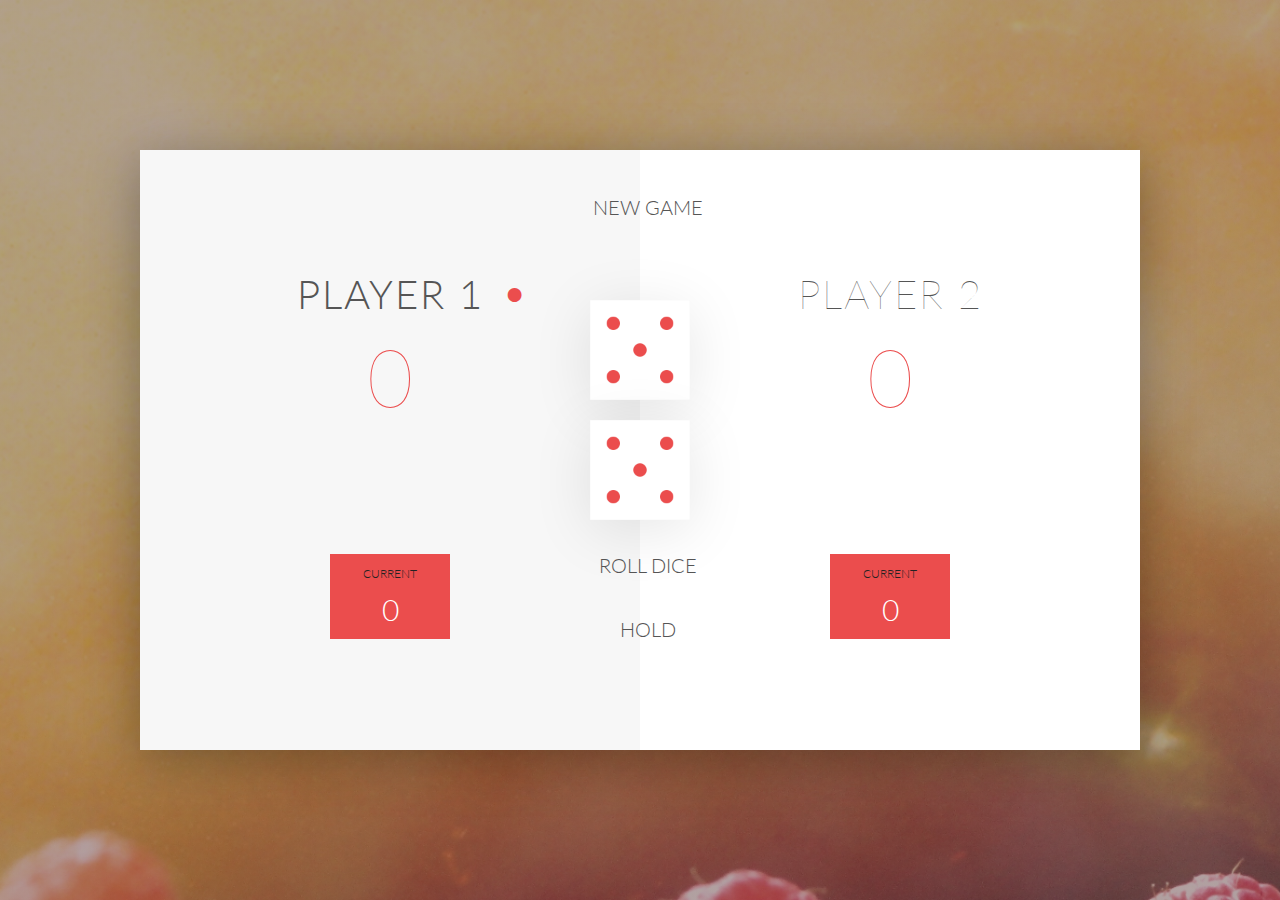
<file: 4-DOM-Pig-Game/index.html>
<!DOCTYPE html>
<html lang="en">
    <head>
        <meta charset="UTF-8">
        <link href="https://fonts.googleapis.com/css?family=Lato:100,300,600" rel="stylesheet" type="text/css">
        <link href="http://code.ionicframework.com/ionicons/2.0.1/css/ionicons.min.css" rel="stylesheet" type="text/css">
        <link type="text/css" rel="stylesheet" href="style.css">
        
        <title>Pig Game</title>
    </head>

    <body>
        <div class="wrapper clearfix">
            <div class="player-0-panel active">
                <div class="player-name" id="name-0">Player 1</div>
                <div class="player-score" id="score-0">43</div>
                <div class="player-current-box">
                    <div class="player-current-label">Current</div>
                    <div class="player-current-score" id="current-0">11</div>
                </div>
            </div>
            
            <div class="player-1-panel">
                <div class="player-name" id="name-1">Player 2</div>
                <div class="player-score" id="score-1">72</div>
                <div class="player-current-box">
                    <div class="player-current-label">Current</div>
                    <div class="player-current-score" id="current-1">0</div>
                </div>
            </div>
            
            <button class="btn-new"><i class="ion-ios-plus-outline"></i>New game</button>
            <button class="btn-roll"><i class="ion-ios-loop"></i>Roll dice</button>
            <button class="btn-hold"><i class="ion-ios-download-outline"></i>Hold</button>
            
            <img src="dice-5.png" alt="Dice" class="dice">
            <img src="dice-5.png" alt="Dice" class="dice2">
        </div>
        
        <script src="app.js"></script>
    </body>
</html>
</file>
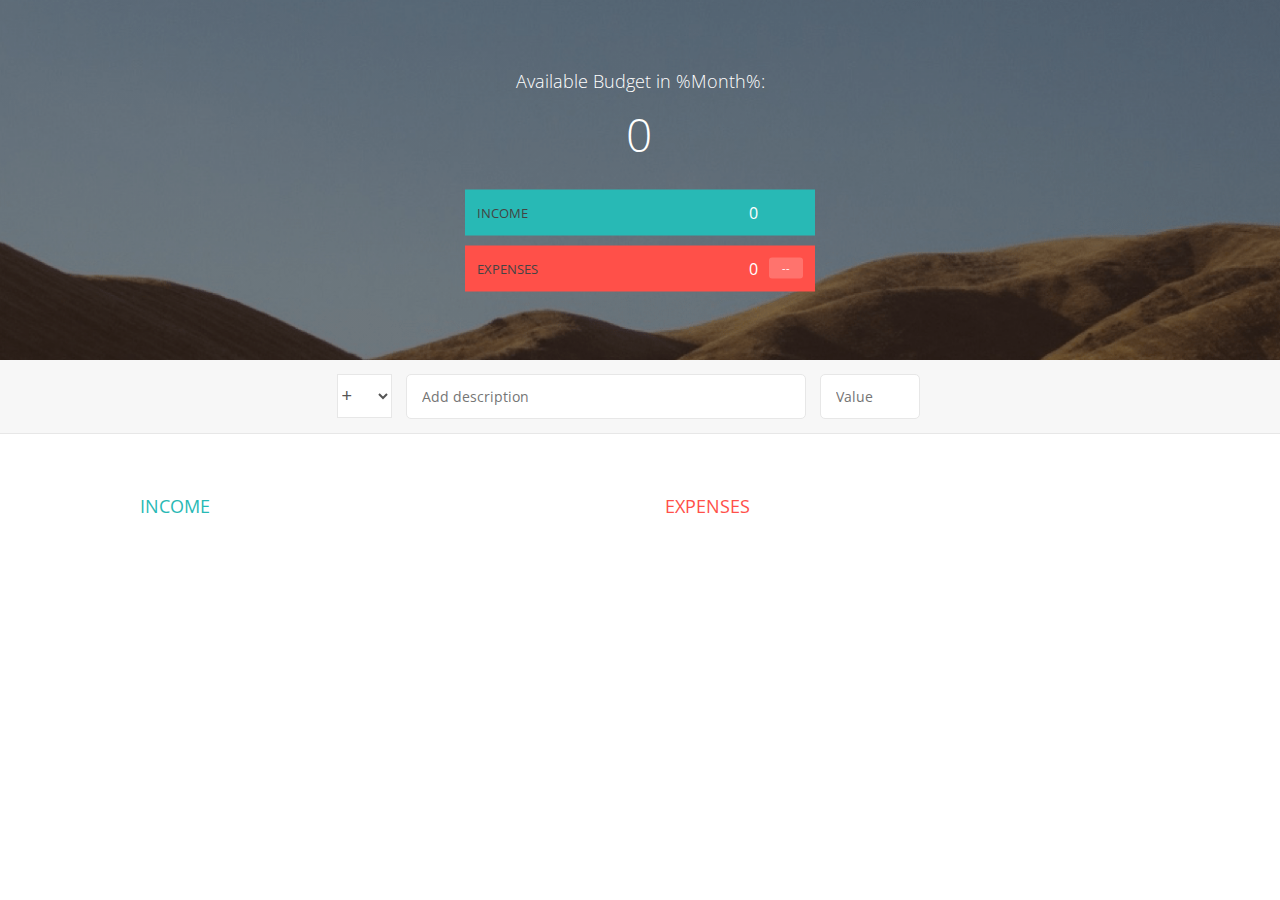
<file: Budgety/index.html>
<!DOCTYPE html>
<html lang="en">
    <head>
        <meta charset="UTF-8">
        <link href="https://fonts.googleapis.com/css?family=Open+Sans:100,300,400,600" rel="stylesheet" type="text/css">
        <link href="http://code.ionicframework.com/ionicons/2.0.1/css/ionicons.min.css" rel="stylesheet" type="text/css">
        <link type="text/css" rel="stylesheet" href="style.css">
        <title>Budgety</title>
    </head>
    <body>
        
        <div class="top">
            <div class="budget">
                <div class="budget__title">
                    Available Budget in <span class="budget__title--month">%Month%</span>:
                </div>
                
                <div class="budget__value">+ 2,345.64</div>
                
                <div class="budget__income clearfix">
                    <div class="budget__income--text">Income</div>
                    <div class="right">
                        <div class="budget__income--value">+ 4,300.00</div>
                        <div class="budget__income--percentage">&nbsp;</div>
                    </div>
                </div>
                
                <div class="budget__expenses clearfix">
                    <div class="budget__expenses--text">Expenses</div>
                    <div class="right clearfix">
                        <div class="budget__expenses--value">- 1,954.36</div>
                        <div class="budget__expenses--percentage">45%</div>
                    </div>
                </div>
            </div>
        </div>
        
        
        
        <div class="bottom">
            <div class="add">
                <div class="add__container">
                    <select class="add__type">
                        <option value="income" selected>+</option>
                        <option value="expense">-</option>
                    </select>
                    <input type="text" class="add__description" placeholder="Add description">
                    <input type="number" class="add__value" placeholder="Value">
                    <button class="add__btn"><i class="ion-ios-checkmark-outline"></i></button>
                </div>
            </div>
            
            <div class="container clearfix">
                <div class="income">
                    <h2 class="icome__title">Income</h2>
                    
                    <div class="income__list">
                       
                        <!--
                        <div class="item clearfix" id="income-0">
                            <div class="item__description">Salary</div>
                            <div class="right clearfix">
                                <div class="item__value">+ 2,100.00</div>
                                <div class="item__delete">
                                    <button class="item__delete--btn"><i class="ion-ios-close-outline"></i></button>
                                </div>
                            </div>
                        </div>
                        
                        <div class="item clearfix" id="income-1">
                            <div class="item__description">Sold car</div>
                            <div class="right clearfix">
                                <div class="item__value">+ 1,500.00</div>
                                <div class="item__delete">
                                    <button class="item__delete--btn"><i class="ion-ios-close-outline"></i></button>
                                </div>
                            </div>
                        </div>
                        -->
                        
                    </div>
                </div>
                
                
                
                <div class="expenses">
                    <h2 class="expenses__title">Expenses</h2>
                    
                    <div class="expenses__list">
                       
                        <!--
                        <div class="item clearfix" id="expense-0">
                            <div class="item__description">Apartment rent</div>
                            <div class="right clearfix">
                                <div class="item__value">- 900.00</div>
                                <div class="item__percentage">21%</div>
                                <div class="item__delete">
                                    <button class="item__delete--btn"><i class="ion-ios-close-outline"></i></button>
                                </div>
                            </div>
                        </div>

                        <div class="item clearfix" id="expense-1">
                            <div class="item__description">Grocery shopping</div>
                            <div class="right clearfix">
                                <div class="item__value">- 435.28</div>
                                <div class="item__percentage">10%</div>
                                <div class="item__delete">
                                    <button class="item__delete--btn"><i class="ion-ios-close-outline"></i></button>
                                </div>
                            </div>
                        </div>
                        -->
                        
                    </div>
                </div>
            </div>
            
            
        </div>
        
        <script src="app.js"></script>
    </body>
</html>
</file>
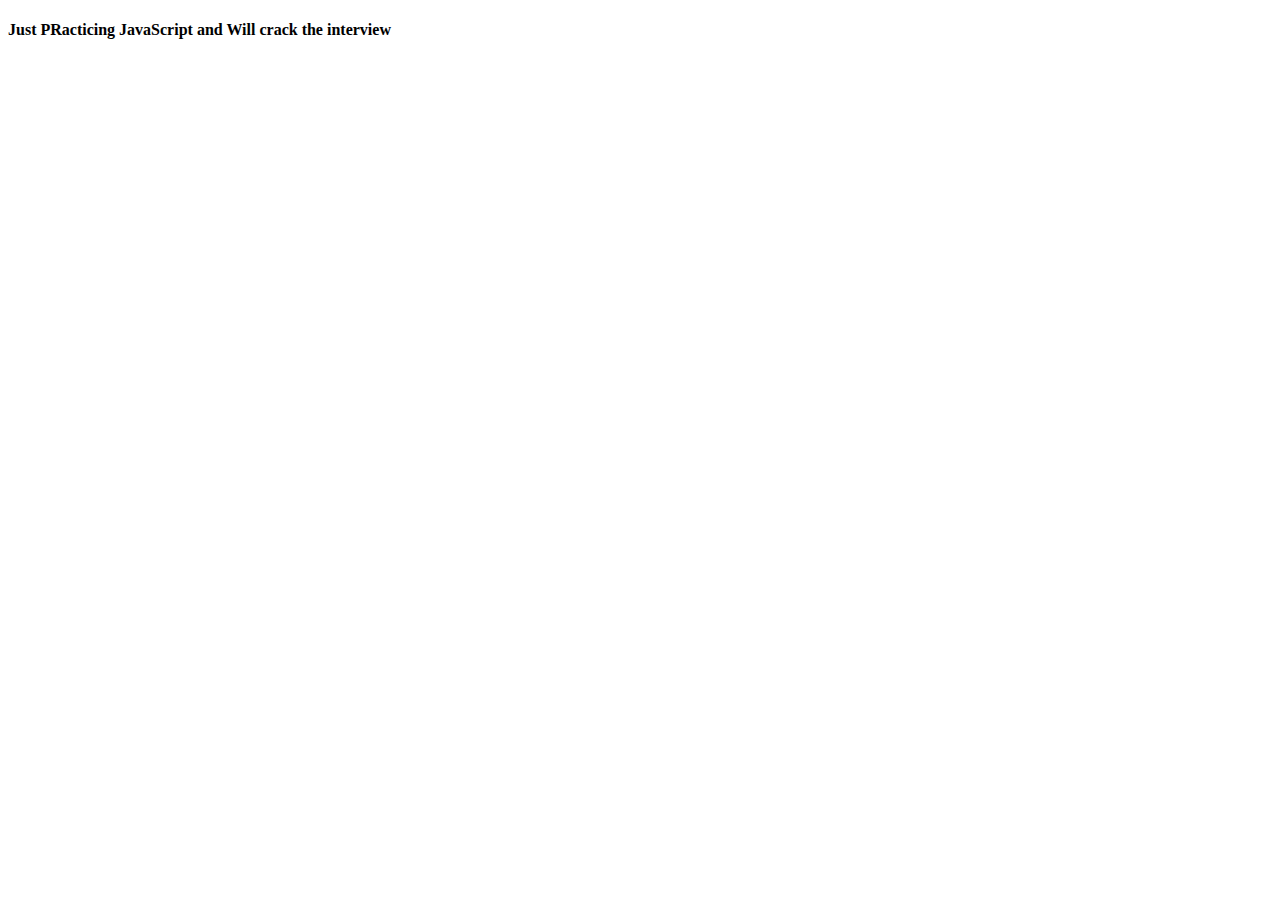
<file: examplejS.html>
<!DOCTYPE html>
<html>
<head>
	<title>Practicing JavaScript</title>
</head>
<body>
<h4>Just PRacticing JavaScript and Will crack the interview</h4>
<script type="text/javascript" src="scripts.js"></script>
</body>
</html>
</file>
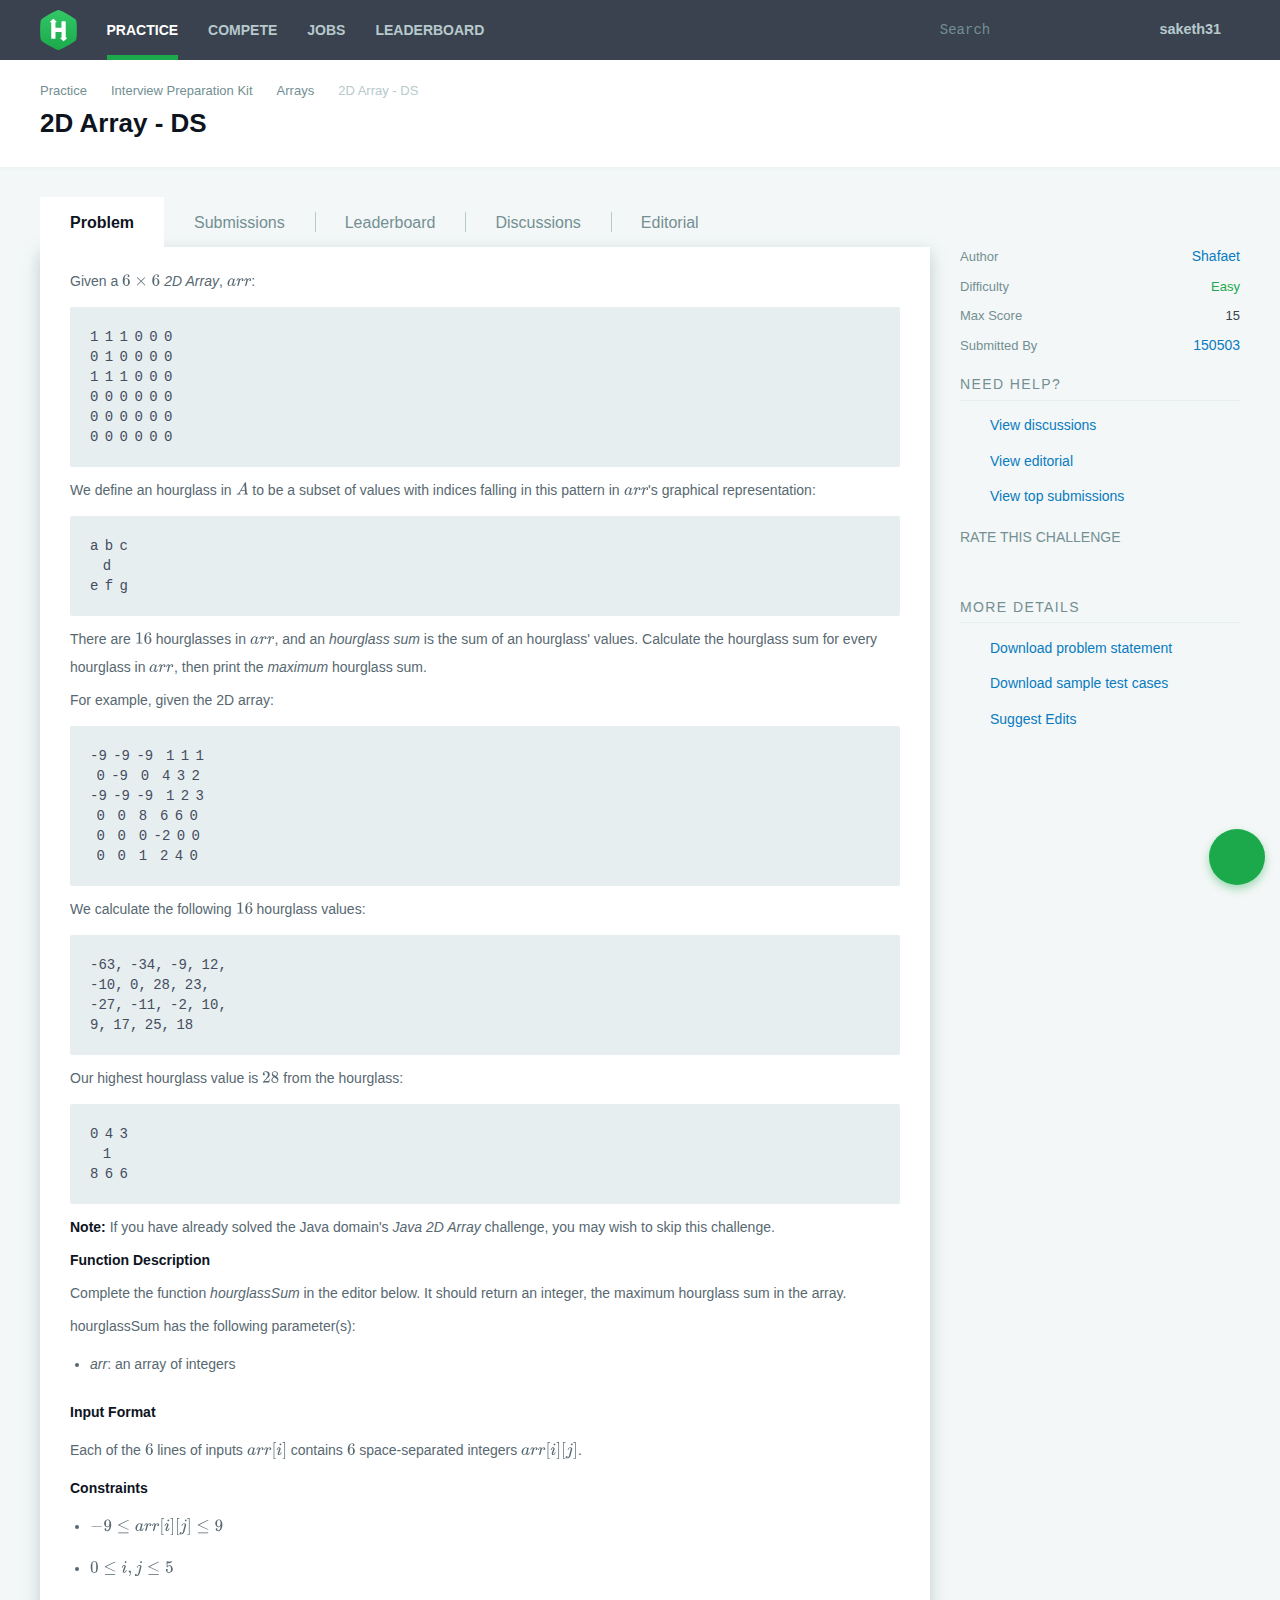
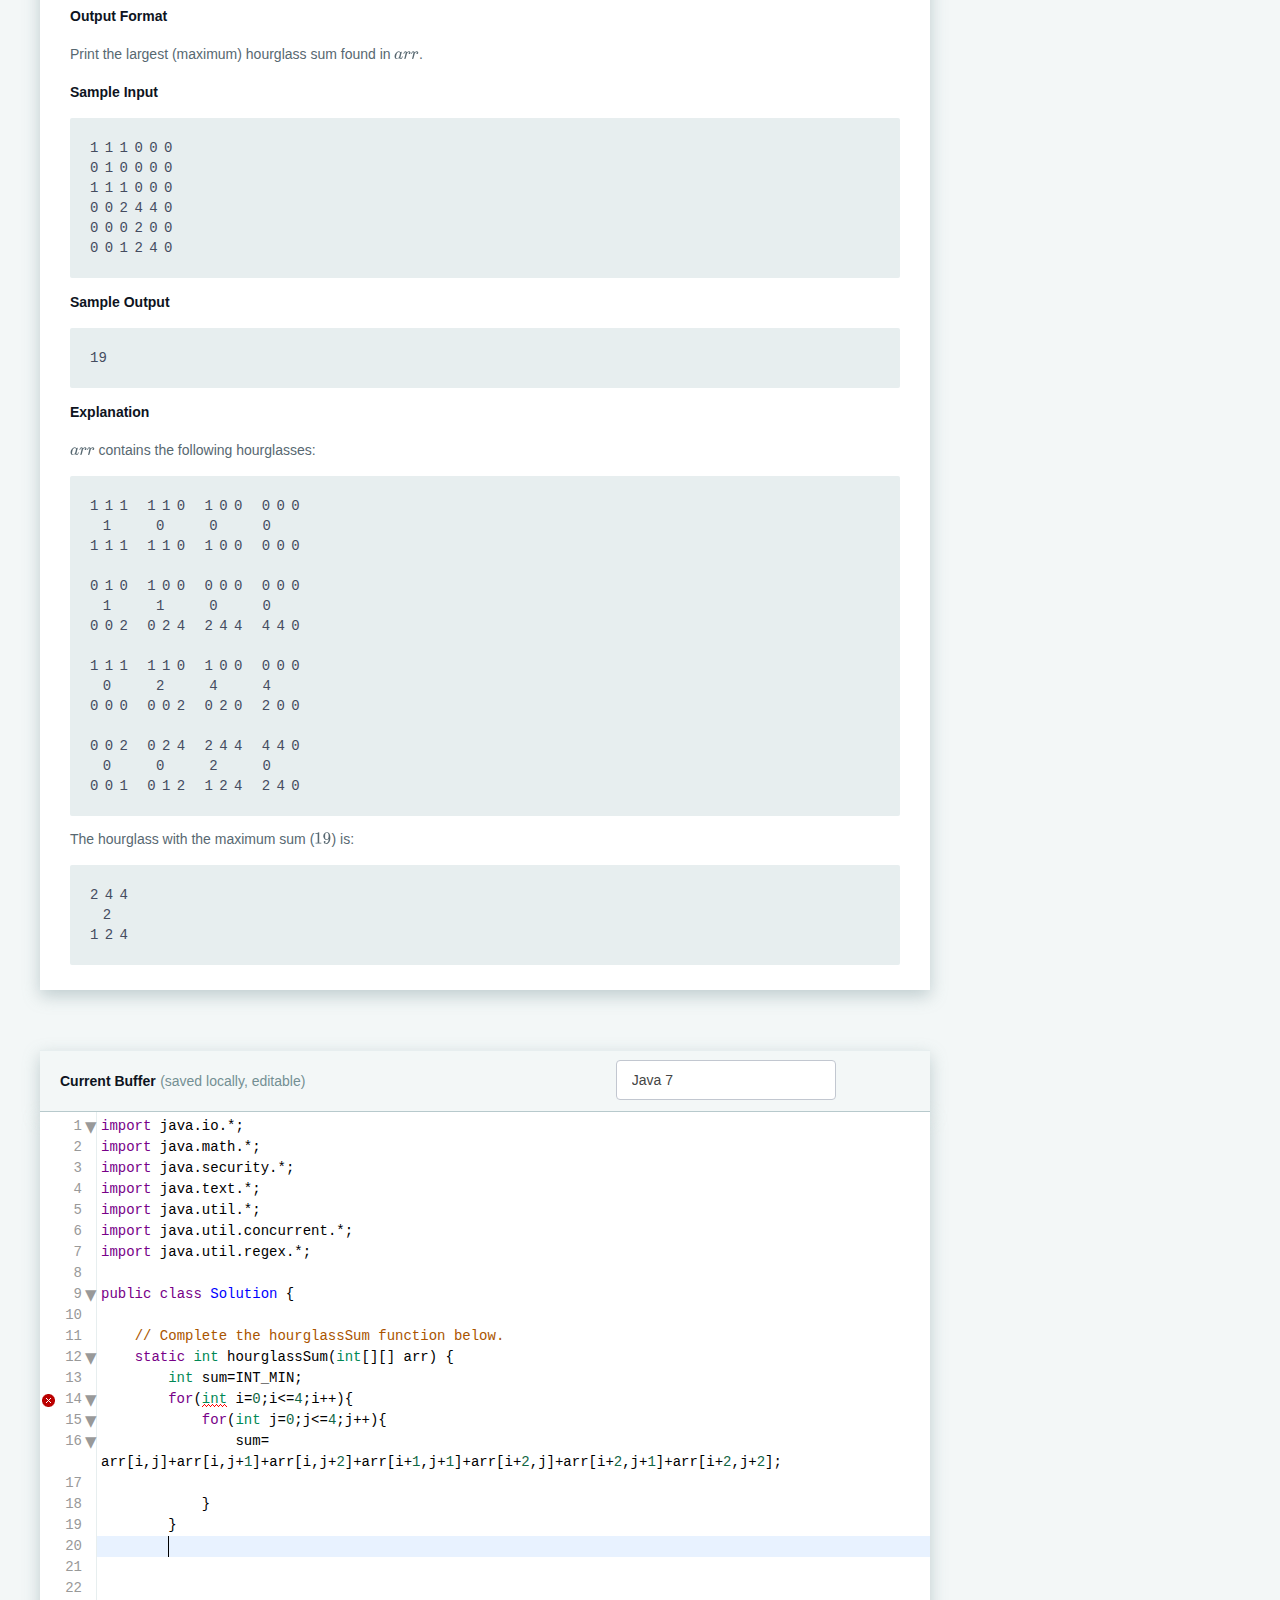
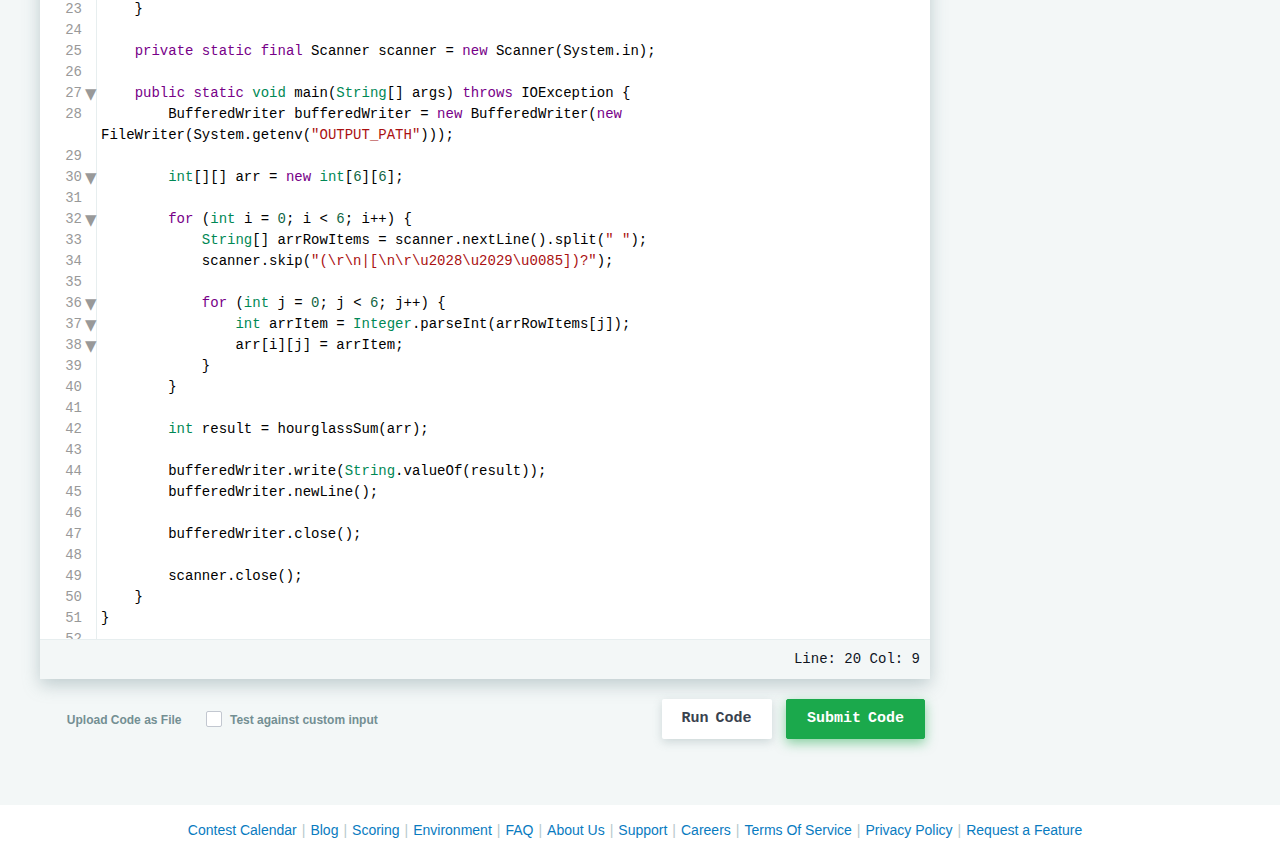
<file: AdvancedJS/2D Array - DS _ HackerRank.htm>
<!DOCTYPE html>
<!-- saved from url=(0146)https://www.hackerrank.com/challenges/2d-array/problem?h_l=playlist&slugs%5B%5D=interview&slugs%5B%5D=interview-preparation-kit&slugs%5B%5D=arrays -->
<html lang="en-us" class="gr__hackerrank_com" style="--font-family-text:OpenSans, Arial, Helvetica, sans-serif; --font-family-input:SourceCodePro, monaco, Courier, monospace;"><head><meta http-equiv="Content-Type" content="text/html; charset=UTF-8">
  
  
  
        
        <meta content="LMRT+B2x32FE9k4A55BRSLvdEQKTNX0ED4om9II1XoadnCOp/uSE6SXlqkDIjy6MZyUPwjEbaaJLzQ8oWTG53g==" name="csrf-token" id="csrf-token"><meta content="authenticity_token" name="csrf-param" id="csrf-param"><meta property="fb:app_id" id="meta-fb-id" content="347499128655783"><meta name="twitter:site" id="meta-twitter-site" content="@hackerrank"><meta name="twitter:card" id="meta-twitter-card" content="summary"><meta property="article:author" content="https://www.facebook.com/hackerrank"><meta property="og:type" id="meta-og-type" content="website"><meta property="og:site_name" id="meta-og-site" content="HackerRank"><meta property="og:image" id="meta-og-image" content="https://hrcdn.net/og/default.jpg">
        
        
      
  <script type="text/javascript" async="" src="./2D Array - DS _ HackerRank_files/mixpanel-2-latest.min.js"></script><script type="text/javascript" async="" src="./2D Array - DS _ HackerRank_files/ga.js"></script><script>/*!
 * JavaScript Cookie v2.1.3
 * https://github.com/js-cookie/js-cookie
 *
 * Copyright 2006, 2015 Klaus Hartl & Fagner Brack
 * Released under the MIT license
 */
;(function (factory) {
	var registeredInModuleLoader = false;
	if (typeof define === 'function' && define.amd) {
		define(factory);
		registeredInModuleLoader = true;
	}
	if (typeof exports === 'object') {
		module.exports = factory();
		registeredInModuleLoader = true;
	}
	if (!registeredInModuleLoader) {
		var OldCookies = window.Cookies;
		var api = window.Cookies = factory();
		api.noConflict = function () {
			window.Cookies = OldCookies;
			return api;
		};
	}
}(function () {
	function extend () {
		var i = 0;
		var result = {};
		for (; i < arguments.length; i++) {
			var attributes = arguments[ i ];
			for (var key in attributes) {
				result[key] = attributes[key];
			}
		}
		return result;
	}

	function init (converter) {
		function api (key, value, attributes) {
			var result;
			if (typeof document === 'undefined') {
				return;
			}

			// Write

			if (arguments.length > 1) {
				attributes = extend({
					path: '/'
				}, api.defaults, attributes);

				if (typeof attributes.expires === 'number') {
					var expires = new Date();
					expires.setMilliseconds(expires.getMilliseconds() + attributes.expires * 864e+5);
					attributes.expires = expires;
				}

				try {
					result = JSON.stringify(value);
					if (/^[\{\[]/.test(result)) {
						value = result;
					}
				} catch (e) {}

				if (!converter.write) {
					value = encodeURIComponent(String(value))
						.replace(/%(23|24|26|2B|3A|3C|3E|3D|2F|3F|40|5B|5D|5E|60|7B|7D|7C)/g, decodeURIComponent);
				} else {
					value = converter.write(value, key);
				}

				key = encodeURIComponent(String(key));
				key = key.replace(/%(23|24|26|2B|5E|60|7C)/g, decodeURIComponent);
				key = key.replace(/[\(\)]/g, escape);

				return (document.cookie = [
					key, '=', value,
					attributes.expires ? '; expires=' + attributes.expires.toUTCString() : '', // use expires attribute, max-age is not supported by IE
					attributes.path ? '; path=' + attributes.path : '',
					attributes.domain ? '; domain=' + attributes.domain : '',
					attributes.secure ? '; secure' : ''
				].join(''));
			}

			// Read

			if (!key) {
				result = {};
			}

			// To prevent the for loop in the first place assign an empty array
			// in case there are no cookies at all. Also prevents odd result when
			// calling "get()"
			var cookies = document.cookie ? document.cookie.split('; ') : [];
			var rdecode = /(%[0-9A-Z]{2})+/g;
			var i = 0;

			for (; i < cookies.length; i++) {
				var parts = cookies[i].split('=');
				var cookie = parts.slice(1).join('=');

				if (cookie.charAt(0) === '"') {
					cookie = cookie.slice(1, -1);
				}

				try {
					var name = parts[0].replace(rdecode, decodeURIComponent);
					cookie = converter.read ?
						converter.read(cookie, name) : converter(cookie, name) ||
						cookie.replace(rdecode, decodeURIComponent);

					if (this.json) {
						try {
							cookie = JSON.parse(cookie);
						} catch (e) {}
					}

					if (key === name) {
						result = cookie;
						break;
					}

					if (!key) {
						result[name] = cookie;
					}
				} catch (e) {}
			}

			return result;
		}

		api.set = api;
		api.get = function (key) {
			return api.call(api, key);
		};
		api.getJSON = function () {
			return api.apply({
				json: true
			}, [].slice.call(arguments));
		};
		api.defaults = {};

		api.remove = function (key, attributes) {
			api(key, '', extend(attributes, {
				expires: -1
			}));
		};

		api.withConverter = init;

		return api;
	}

	return init(function () {});
}));
</script>
  <style>
  .cdn-error-view {
    position: fixed;
    width: 100%;
    height: 100%;
    top: 0;
    left: 0;
    background: white;
    z-index: 9999;
    font-family: "Whitney SSm A", "Whitney SSm B", "Avenir", "Segoe UI", "Ubuntu", "Helvetica Neue", Helvetica, Arial, sans-serif;
  }

  .cdn-error-view .error-box-wrap {
    position: absolute;
    top: 50%;
    left: 50%;
    padding: 20px;
    transform: translate(-50%, -50%);
    -ms-transform: translate(-50%, -50%);
    -webkit-transform: translate(-50%, -50%);
    text-align: center;
  }
  .cdn-error-view .error-icon {
    text-align: center;
  }
  .cdn-error-view .error-title {
    font-size: 48px;
    margin-top: 30px;
    margin-bottom: 0;
    font-weight: bold;
  }
  .cdn-error-view .error-message {
    margin-top: 20px;
    margin-bottom: 0;
  }
  .cdn-error-view .btn-wrap {
    margin-top: 20px;
  }
  .cdn-error-view .btn-reload {
    width: 300px;
    padding: 10px;
    border-radius: 3px;
    border-color: #088837;
    border-bottom-color: #007827;
    border-width: 1px;
    border-style: solid;
    color : #FFF;
    background-color: #2ec866;
    background-image: -webkit-gradient(linear, top left, bottom left, color-stop(0, #2ec866), color-stop(1, #29b35b));
    background-image: -webkit-linear-gradient(top, #2ec866, #29b35b);
    background-image: linear-gradient(top, #2ec866, #29b35b);
    box-shadow: 0 1px 3px rgba(0, 0, 0, 0.2), inset 0 1px 1px rgba(255, 255, 255, 0.1), inset 0 -1px 4px rgba(32, 138, 70, 0.3);
    outline: none;
  }
</style>


<script>
  var cdnLoaded = false;

  var checkForWorkingCDN = (function() {
    //this two value should come from configuration
    var cdns = ["hrcdn.net","d3keuzeb2crhkn.cloudfront.net"];
    var cdnUrl = Cookies.get('cdn_url') || cdns[0];
    var filePath = "https://hrcdn.net/hackerrank/assets/cdnping-e4dfec54a83d6e6bc9baf3ce741ae25e.js";

    //extract pathname from url
    var urlRegex = /^[^#]*?:\/\/.*?(\/.*)$/ ;
    var match = filePath.match(urlRegex);
    if(match) filePath = match[1];

    //add current cdn on first of array
    cdns.splice(cdns.indexOf(cdnUrl), 1);
    cdns.unshift(cdnUrl);

    var cdnIndx = 0;

    function tryCurrentCDN() {
      if (cdnUrl) document.write('<script src="https://' + cdnUrl + filePath + '?' + Date.now() + '"><\/script>');
      document.write('<script>checkForWorkingCDN();<\/script>');
    }

    //try the current cdn
    tryCurrentCDN();

    return function() {
      if (cdnUrl && cdnLoaded) {
        Cookies.set('cdn_url', cdnUrl, {expires: 3});
        Cookies.set('cdn_set', 'true', {expires: 3});
        if (cdnIndx !== 0) {
          document.location.reload();
        }

        //if cdnUrl not loaded check the next cdn;
      } else if (cdnUrl) {
        //track all the failed cdn
        var failedCdns = Cookies.get('failed_cdn_hosts');
        if (failedCdns) {
          failedCdns = JSON.parse(failedCdns);
        } else {
          failedCdns = [];
        }

        failedCdns.push(cdnUrl);
        var fifteenMinuteFromNow = new Date();
        fifteenMinuteFromNow.setMinutes(15);
        Cookies.set('failed_cdn_hosts', JSON.stringify(failedCdns), {expires: fifteenMinuteFromNow});
        Cookies.set("cdn_url_switched", "true", {expires: fifteenMinuteFromNow});

        //try next cdn
        cdnIndx += 1;
        cdnUrl = cdns[cdnIndx];
        tryCurrentCDN();

        //if no cdn left to check and none of loaded return err
      } else {
        Cookies.remove('cdn_url');
        return 'cdnerror';
      }
    }
  }());
</script><script src="./2D Array - DS _ HackerRank_files/cdnping-e4dfec54a83d6e6bc9baf3ce741ae25e.js"></script><script>checkForWorkingCDN();</script>

<script>
  //track cdn related matrices
  (function() {
    var allCdns = ["hrcdn.net","d3keuzeb2crhkn.cloudfront.net"];

    var metrics = [];
    var defaultCdn = Cookies.get('default_cdn_url');

    //method to track the events
    function appTrack(key, attrs) {
      attrs = attrs || {};
      attrs.uid = Cookies.get('hackerrank_mixpanel_token')
      metrics.push({
        'key': key,
        'meta_data': attrs
      });
    }

    function sendMetrices() {
      if (!XMLHttpRequest) return;
      var xhr = new XMLHttpRequest();
      var metrics_endpoint = 'https://metrics.hackerrank.com/app_metrics'; // Todo : this need to move on configuration

      if (!xhr) return;

      xhr.open("POST", metrics_endpoint, true);

      //set xhr headers and options
      xhr.setRequestHeader('Content-Type', 'application/json');
      xhr.withCredentials = true;

      xhr.send(JSON.stringify({
        data: metrics,
        default_cdn_url: defaultCdn,
        document_referrer: document.referrer
      }));
    }

    var cdnUrl = Cookies.get('cdn_url');
    var failedCdns = Cookies.get('failed_cdn_hosts');

    var cdnMetrices = {};

    //track used cdn host
    if (cdnUrl) {
      cdnMetrices['used-cdn'] = cdnUrl;
      cdnMetrices['cdn-index'] = allCdns.indexOf(cdnUrl) + 1;
      cdnMetrices['all-failed'] = false;
    //track if all cdn failed (If cdnUrl is not set it means all cdn url failed)
    } else {
      cdnMetrices['used-cdn'] = '';
      cdnMetrices['cdn-index'] = 999;
      cdnMetrices['all-failed'] = true;
    }

    appTrack('cdn-metrices', cdnMetrices);

    //track failed cdn
    if (failedCdns) {
      failedCdns = JSON.parse(failedCdns);
      Cookies.remove('failed_cdn_hosts');
      failedCdns.forEach(function(cdn) {
        appTrack('failed-cdn-host', {
          cdn: cdn
        });
      });
    }

    //send metrics
    sendMetrices();

  }());
</script>


  

  <meta name="viewport" content="width=device-width, initial-scale=1">
  <link rel="icon" type="image/png" href="https://hrcdn.net/hackerrank/assets/favicon-95dc36c7e91ed5f1841649303c027edb.png">

  <!-- Prefetch dns on production -->
  
    <link rel="dns-prefetch" href="https://hrcdn.net/">
    <link rel="dns-prefetch" href="https://d3keuzeb2crhkn.cloudfront.net/">
    <link rel="dns-prefetch" href="https://notifications.hackerrank.com/">
    <link rel="dns-prefetch" href="https://api.mixpanel.com/">
    <link rel="dns-prefetch" href="https://metrics.hackerrank.com/">
    <link rel="preconnect" href="https://sentry.io/">
    <link rel="dns-prefetch" href="https://sentry.io/">
  

  


  
    <link rel="stylesheet" type="text/css" href="./2D Array - DS _ HackerRank_files/hackerrank_libraries-21fce5f00a5704ab97ea6e29f618ca7f.css"><link rel="stylesheet" type="text/css" href="./2D Array - DS _ HackerRank_files/hackerrank-core-68c556823eff8d9cbf65d746b2fa62bf.css"><link rel="stylesheet" type="text/css" href="./2D Array - DS _ HackerRank_files/dashboard-8414f9bbc30e06a993739fe301d474f3.css">
  

  <link rel="stylesheet" type="text/css" href="./2D Array - DS _ HackerRank_files/hackerrank_r_app-3afa525e36.css">
  <link rel="stylesheet" href="./2D Array - DS _ HackerRank_files/hackerrank_r_community-a70814e206.css">

  <!-- Prefetch / preload assets on production -->
  

    <!-- Prefetch old assets -->
    
      <link rel="prefetch" href="https://hrcdn.net/hackerrank/assets/hackerrank-78614a3907601f92bdca10319eb2197e.js">
    
      <link rel="prefetch" href="https://hrcdn.net/hackerrank/assets/base-4e953f9582ddc0e62ee5b02dbe2520ca.js">
    
      <link rel="prefetch" href="https://hrcdn.net/hackerrank/assets/hackerrank_libraries-7543a86f1b04ef6285939ae752195ff8.js">
    
    <!-- Prefetch old assets end-->

    <!-- preload scripts required on the same page -->
    <link rel="preload" as="script" href="./2D Array - DS _ HackerRank_files/hackerrank_r_vendor-f7d98e6fa5.js">
    <link rel="preload" as="script" href="./2D Array - DS _ HackerRank_files/hackerrank_r_app-51f568a607495be57c8b.js">
    <link rel="preload" as="script" href="./2D Array - DS _ HackerRank_files/hackerrank_r_common-115c9d77972278be3f90.js">

    
      <link rel="preload" as="script" href="./2D Array - DS _ HackerRank_files/hackerrank_r_community-33b3c41073c6a6145b99.js">
    
      <link rel="preload" as="script" href="./2D Array - DS _ HackerRank_files/hackerrank_r_dashboardv2-5d072d05ff97d702e045.js">
    
    <!-- preload scripts end -->

    <!-- Prefetch old css files -->
    <link rel="prefetch" href="./2D Array - DS _ HackerRank_files/hackerrank-core-68c556823eff8d9cbf65d746b2fa62bf.css">
    <link rel="prefetch" href="./2D Array - DS _ HackerRank_files/hackerrank_libraries-21fce5f00a5704ab97ea6e29f618ca7f.css">

    
      <link rel="prefetch" href="./2D Array - DS _ HackerRank_files/dashboard-8414f9bbc30e06a993739fe301d474f3.css">
    
    <!-- Prefetch old css files end -->
  
  

  <!-- Load promise polyfill for the non-believers -->
  <script>
    window.Promise || document.write('<script src="https://hrcdn.net/hackerrank/assets/promise-polyfill/promise.min-9b7934fab083223fac8be5ee5ae0b68d.js" type="text\/javascript"><\/script>');
  </script>


        <style>
          html.scroll-hidden,html.scroll-hidden body{
              overflow: hidden;
              height:100vh;
          }
          html.scroll-hidden.pad-adjustment body{
              padding-right : 15px;
          }
          html.scroll-hidden.pad-adjustment .fixed-elm{
              padding-right : 15px;
          }
        </style>
    <script type="text/javascript" charset="utf-8" async="" src="./2D Array - DS _ HackerRank_files/hackerrank_r_common-115c9d77972278be3f90.js"></script><script type="text/javascript" charset="utf-8" async="" src="./2D Array - DS _ HackerRank_files/hackerrank_r_community-33b3c41073c6a6145b99.js"></script><link rel="prefetch" href="https://hrcdn.net/hackerrank/assets/hackerrank_r_challenge_list_v2-4a215ee5f03a75cbed8c.js"><link rel="prefetch" href="https://hrcdn.net/hackerrank/assets/hackerrank_r_challenge_list-8acc9dc85a6e37c7a3c0.js"><link rel="prefetch" href="./2D Array - DS _ HackerRank_files/hackerrank_r_forum-f07e56aa100a0354cd4b.js"><link rel="prefetch" href="./2D Array - DS _ HackerRank_files/hackerrank_r_challenge-1fc538859f4e96a527bb.js"><link rel="prefetch" href="./2D Array - DS _ HackerRank_files/hackerrank_r_leaderboardv2-a18ddc5764ebcacd5fa6.js"><link rel="prefetch" href="./2D Array - DS _ HackerRank_files/hackerrank_r_challengev2-7d6a87f04dfb3b166bf1.js"><link rel="prefetch" href="https://hrcdn.net/hackerrank/assets/hackerrank_r_contest-995f7ebfc04d9dacce45.js"><link rel="prefetch" href="https://hrcdn.net/hackerrank/assets/hackerrank_r_dashboard-35c0634e291729538e21.js"><link rel="prefetch" href="https://hrcdn.net/hackerrank/assets/hackerrank_r_rank-7eeea9d012f06cb75701.js"><link rel="prefetch" href="https://hrcdn.net/hackerrank/assets/hackerrank_r_leaderboard-3c61905471ad9a117017.js"><link rel="prefetch" href="https://hrcdn.net/hackerrank/assets/hackerrank_r_jobs-6f6bab2d1ac647934a02.js"><link rel="prefetch" href="https://hrcdn.net/hackerrank/assets/hackerrank_r_profile-cafc8f156acb7f8f27b5.js"><link rel="prefetch" href="https://hrcdn.net/hackerrank/assets/hackerrank_r_calendar-d0afee5f61dccd20987a.js"><link rel="prefetch" href="https://hrcdn.net/hackerrank/assets/hackerrank_r_code_snippets-f0609120dd6a9b50656a.js"><link rel="prefetch" href="https://hrcdn.net/hackerrank/assets/hackerrank_r_onboarding-7092558543f3f7bb2922.js"><link rel="prefetch" href="https://hrcdn.net/hackerrank/assets/hackerrank_r_scoring-d3a9784758737fdd63e9.js"><link rel="prefetch" href="./2D Array - DS _ HackerRank_files/hackerrank_r_interview-f85014078f33c1ee9306.js"><script type="text/javascript" charset="utf-8" async="" src="./2D Array - DS _ HackerRank_files/hackerrank_r_dashboardv2-5d072d05ff97d702e045.js"></script><script type="text/javascript" charset="utf-8" async="" src="./2D Array - DS _ HackerRank_files/hackerrank_r_interview-f85014078f33c1ee9306.js"></script><style id="react-tooltip">.__react_component_tooltip{border-radius:3px;display:inline-block;font-size:13px;left:-999em;opacity:0;padding:8px 21px;position:fixed;pointer-events:none;transition:opacity 0.3s ease-out;top:-999em;visibility:hidden;z-index:999}.__react_component_tooltip:before,.__react_component_tooltip:after{content:"";width:0;height:0;position:absolute}.__react_component_tooltip.show{opacity:0.9;margin-top:0px;margin-left:0px;visibility:visible}.__react_component_tooltip.type-dark{color:#fff;background-color:#222}.__react_component_tooltip.type-dark.place-top:after{border-top-color:#222;border-top-style:solid;border-top-width:6px}.__react_component_tooltip.type-dark.place-bottom:after{border-bottom-color:#222;border-bottom-style:solid;border-bottom-width:6px}.__react_component_tooltip.type-dark.place-left:after{border-left-color:#222;border-left-style:solid;border-left-width:6px}.__react_component_tooltip.type-dark.place-right:after{border-right-color:#222;border-right-style:solid;border-right-width:6px}.__react_component_tooltip.type-dark.border{border:1px solid #fff}.__react_component_tooltip.type-dark.border.place-top:before{border-top:8px solid #fff}.__react_component_tooltip.type-dark.border.place-bottom:before{border-bottom:8px solid #fff}.__react_component_tooltip.type-dark.border.place-left:before{border-left:8px solid #fff}.__react_component_tooltip.type-dark.border.place-right:before{border-right:8px solid #fff}.__react_component_tooltip.type-success{color:#fff;background-color:#8DC572}.__react_component_tooltip.type-success.place-top:after{border-top-color:#8DC572;border-top-style:solid;border-top-width:6px}.__react_component_tooltip.type-success.place-bottom:after{border-bottom-color:#8DC572;border-bottom-style:solid;border-bottom-width:6px}.__react_component_tooltip.type-success.place-left:after{border-left-color:#8DC572;border-left-style:solid;border-left-width:6px}.__react_component_tooltip.type-success.place-right:after{border-right-color:#8DC572;border-right-style:solid;border-right-width:6px}.__react_component_tooltip.type-success.border{border:1px solid #fff}.__react_component_tooltip.type-success.border.place-top:before{border-top:8px solid #fff}.__react_component_tooltip.type-success.border.place-bottom:before{border-bottom:8px solid #fff}.__react_component_tooltip.type-success.border.place-left:before{border-left:8px solid #fff}.__react_component_tooltip.type-success.border.place-right:before{border-right:8px solid #fff}.__react_component_tooltip.type-warning{color:#fff;background-color:#F0AD4E}.__react_component_tooltip.type-warning.place-top:after{border-top-color:#F0AD4E;border-top-style:solid;border-top-width:6px}.__react_component_tooltip.type-warning.place-bottom:after{border-bottom-color:#F0AD4E;border-bottom-style:solid;border-bottom-width:6px}.__react_component_tooltip.type-warning.place-left:after{border-left-color:#F0AD4E;border-left-style:solid;border-left-width:6px}.__react_component_tooltip.type-warning.place-right:after{border-right-color:#F0AD4E;border-right-style:solid;border-right-width:6px}.__react_component_tooltip.type-warning.border{border:1px solid #fff}.__react_component_tooltip.type-warning.border.place-top:before{border-top:8px solid #fff}.__react_component_tooltip.type-warning.border.place-bottom:before{border-bottom:8px solid #fff}.__react_component_tooltip.type-warning.border.place-left:before{border-left:8px solid #fff}.__react_component_tooltip.type-warning.border.place-right:before{border-right:8px solid #fff}.__react_component_tooltip.type-error{color:#fff;background-color:#BE6464}.__react_component_tooltip.type-error.place-top:after{border-top-color:#BE6464;border-top-style:solid;border-top-width:6px}.__react_component_tooltip.type-error.place-bottom:after{border-bottom-color:#BE6464;border-bottom-style:solid;border-bottom-width:6px}.__react_component_tooltip.type-error.place-left:after{border-left-color:#BE6464;border-left-style:solid;border-left-width:6px}.__react_component_tooltip.type-error.place-right:after{border-right-color:#BE6464;border-right-style:solid;border-right-width:6px}.__react_component_tooltip.type-error.border{border:1px solid #fff}.__react_component_tooltip.type-error.border.place-top:before{border-top:8px solid #fff}.__react_component_tooltip.type-error.border.place-bottom:before{border-bottom:8px solid #fff}.__react_component_tooltip.type-error.border.place-left:before{border-left:8px solid #fff}.__react_component_tooltip.type-error.border.place-right:before{border-right:8px solid #fff}.__react_component_tooltip.type-info{color:#fff;background-color:#337AB7}.__react_component_tooltip.type-info.place-top:after{border-top-color:#337AB7;border-top-style:solid;border-top-width:6px}.__react_component_tooltip.type-info.place-bottom:after{border-bottom-color:#337AB7;border-bottom-style:solid;border-bottom-width:6px}.__react_component_tooltip.type-info.place-left:after{border-left-color:#337AB7;border-left-style:solid;border-left-width:6px}.__react_component_tooltip.type-info.place-right:after{border-right-color:#337AB7;border-right-style:solid;border-right-width:6px}.__react_component_tooltip.type-info.border{border:1px solid #fff}.__react_component_tooltip.type-info.border.place-top:before{border-top:8px solid #fff}.__react_component_tooltip.type-info.border.place-bottom:before{border-bottom:8px solid #fff}.__react_component_tooltip.type-info.border.place-left:before{border-left:8px solid #fff}.__react_component_tooltip.type-info.border.place-right:before{border-right:8px solid #fff}.__react_component_tooltip.type-light{color:#222;background-color:#fff}.__react_component_tooltip.type-light.place-top:after{border-top-color:#fff;border-top-style:solid;border-top-width:6px}.__react_component_tooltip.type-light.place-bottom:after{border-bottom-color:#fff;border-bottom-style:solid;border-bottom-width:6px}.__react_component_tooltip.type-light.place-left:after{border-left-color:#fff;border-left-style:solid;border-left-width:6px}.__react_component_tooltip.type-light.place-right:after{border-right-color:#fff;border-right-style:solid;border-right-width:6px}.__react_component_tooltip.type-light.border{border:1px solid #222}.__react_component_tooltip.type-light.border.place-top:before{border-top:8px solid #222}.__react_component_tooltip.type-light.border.place-bottom:before{border-bottom:8px solid #222}.__react_component_tooltip.type-light.border.place-left:before{border-left:8px solid #222}.__react_component_tooltip.type-light.border.place-right:before{border-right:8px solid #222}.__react_component_tooltip.place-top{margin-top:-10px}.__react_component_tooltip.place-top:before{border-left:10px solid transparent;border-right:10px solid transparent;bottom:-8px;left:50%;margin-left:-10px}.__react_component_tooltip.place-top:after{border-left:8px solid transparent;border-right:8px solid transparent;bottom:-6px;left:50%;margin-left:-8px}.__react_component_tooltip.place-bottom{margin-top:10px}.__react_component_tooltip.place-bottom:before{border-left:10px solid transparent;border-right:10px solid transparent;top:-8px;left:50%;margin-left:-10px}.__react_component_tooltip.place-bottom:after{border-left:8px solid transparent;border-right:8px solid transparent;top:-6px;left:50%;margin-left:-8px}.__react_component_tooltip.place-left{margin-left:-10px}.__react_component_tooltip.place-left:before{border-top:6px solid transparent;border-bottom:6px solid transparent;right:-8px;top:50%;margin-top:-5px}.__react_component_tooltip.place-left:after{border-top:5px solid transparent;border-bottom:5px solid transparent;right:-6px;top:50%;margin-top:-4px}.__react_component_tooltip.place-right{margin-left:10px}.__react_component_tooltip.place-right:before{border-top:6px solid transparent;border-bottom:6px solid transparent;left:-8px;top:50%;margin-top:-5px}.__react_component_tooltip.place-right:after{border-top:5px solid transparent;border-bottom:5px solid transparent;left:-6px;top:50%;margin-top:-4px}.__react_component_tooltip .multi-line{display:block;padding:2px 0px;text-align:center}</style><script type="text/javascript" charset="utf-8" async="" src="./2D Array - DS _ HackerRank_files/hackerrank_r_challenge-1fc538859f4e96a527bb.js"></script><link rel="prefetch" href="./2D Array - DS _ HackerRank_files/hackerrank_r_codeshell_lib-f67dca976e3dfb45cc1e.js"><link rel="stylesheet" type="text/css" href="./2D Array - DS _ HackerRank_files/codeshell_editor_theme_m-7caa299c03.css"><script type="text/javascript" charset="utf-8" async="" src="./2D Array - DS _ HackerRank_files/hackerrank_r_codeshell_lib-f67dca976e3dfb45cc1e.js"></script><meta name="description" id="meta-description" content="How to access and use 2d-arrays."><meta name="twitter:title" id="meta-twitter-title" content="2D Array - DS | HackerRank"><script src="./2D Array - DS _ HackerRank_files/codemirror_basic-58d0312b73976f4c9a9015a5324fc34a.js" async=""></script><script src="./2D Array - DS _ HackerRank_files/clike-7e2be6bda0b7053bb24fe350370c71f1.js" async=""></script><script type="text/javascript" charset="utf-8" async="" src="./2D Array - DS _ HackerRank_files/hackerrank_r_leaderboardv2-a18ddc5764ebcacd5fa6.js"></script><script type="text/javascript" charset="utf-8" async="" src="./2D Array - DS _ HackerRank_files/hackerrank_r_forum-f07e56aa100a0354cd4b.js"></script><link rel="stylesheet" href="./2D Array - DS _ HackerRank_files/font-awesome.min.css"><title> 2D Array - DS | HackerRank </title><meta property="og:title" id="meta-og-title" content="2D Array - DS | HackerRank"><meta property="og:description" id="meta-og-description" content="How to access and use 2d-arrays."><script type="text/javascript" charset="utf-8" async="" src="./2D Array - DS _ HackerRank_files/hackerrank_r_challengev2-7d6a87f04dfb3b166bf1.js"></script><meta property="og:url" id="meta-og-url" content="https://www.hackerrank.com/challenges/2d-array/problem"><meta name="twitter:url" id="meta-twitter-url" content="https://www.hackerrank.com/challenges/2d-array/problem"></head>
<body id="hr_v2" data-gr-c-s-loaded="true"><div id="i4c-draggable-container" style="position: fixed; z-index: 1499; width: 0px; height: 0px;"><div data-reactroot="" class="resolved" style="all: initial;"></div></div>
  <div class="cdn-error-view" style="display:none;">
  <div class="error-box-wrap">
    <div class="error-icon">
      <svg x="0px" y="0px" width="80px" height="80px" viewBox="0 0 367.011 367.01" style="enable-background:new 0 0 367.011 367.01;" xml:space="preserve">
        <g>
         <g>
          <path d="M365.221,329.641L190.943,27.788c-1.542-2.674-4.395-4.318-7.479-4.318c-3.084,0-5.938,1.645-7.48,4.318L1.157,330.584    c-1.543,2.674-1.543,5.965,0,8.639c1.542,2.674,4.395,4.318,7.48,4.318h349.65c0.028,0,0.057,0,0.086,0    c4.77,0,8.638-3.863,8.638-8.639C367.011,332.92,366.342,331.1,365.221,329.641z M23.599,326.266L183.464,49.381l159.864,276.885    H23.599z"></path>
          <path d="M174.826,136.801v123.893c0,4.773,3.867,8.638,8.638,8.638c4.77,0,8.637-3.863,8.637-8.638V136.801    c0-4.766-3.867-8.637-8.637-8.637C178.693,128.165,174.826,132.036,174.826,136.801z"></path>
          <path d="M183.464,279.393c-5.922,0-10.725,4.8-10.725,10.722s4.803,10.729,10.725,10.729c5.921,0,10.725-4.809,10.725-10.729    C194.189,284.193,189.386,279.393,183.464,279.393z"></path>
         </g>
        </g>
      </svg>
    </div>
    <h2 class="error-title">Something went wrong!</h2>
    <p class="error-message">Some error occured while loading page for you. Please try again.</p>
    <div class="btn-wrap">
      <a href="https://www.hackerrank.com/challenges/2d-array/problem?h_l=playlist&amp;slugs%5B%5D=interview&amp;slugs%5B%5D=interview-preparation-kit&amp;slugs%5B%5D=arrays#" onclick="window.location.reload(true);"><button class="btn-reload">Reload</button></a>
    </div>
  </div>
</div>
<script>
  if(typeof cdnLoaded !== 'undefined' && cdnLoaded === false){
    document.querySelector('.cdn-error-view').style.display = 'block';
  }
</script>

  <div id="fb-root"></div>
  

  <!-- Just a placeholder div to start loading open sans and source code loader -->
  <div class="font-open-sans-loader"></div>
  <div class="font-source-code-loader"></div>
  <!-- Just a placeholder div to start loading open sans and source code loader end -->

  <div id="content" onclick="void(0);"><div class="body-wrap  community-page challenges-page problem-page show-cookie-banner" style=""><div class="toast-message loading"><span class="toast-container containment"><i class="ui-icon-loading"></i><span class="toast-text">Loading...</span></span></div><div class="component-wrapper"><div class="theme-m new-design logged-user"><div class="page-header-wrapper theme-m-section"><nav class="community-header"><div class="container"><div class="header-nav-links theme-m-section"><ul class="nav-links"><li class="nav-link-item logo-wrap"><a class="nav_link backbone logo_mark js_logo_mark logo-link" data-analytics="NavBarLogo" href="https://www.hackerrank.com/dashboard"><img id="feed-intro" class="logo-img-small" src="./2D Array - DS _ HackerRank_files/h_mark_sm-9c05999c62674028552f4e813728e591.svg" alt=""></a></li><li class="nav-link-item"><a class="nav-link dashboard active" data-analytics="NavBarDomains" href="https://www.hackerrank.com/dashboard"><span>Practice</span></a></li><li class="nav-link-item"><a class="nav-link contests" data-analytics="NavBarContests" href="https://www.hackerrank.com/contests"><span>Compete</span></a></li><li class="nav-link-item"><a class="nav-link" data-analytics="NavBarJobs" href="https://www.hackerrank.com/jobs"><span>Jobs</span><i class="icon-circle js-jobs-notification navigation-highlight-icon hidden"></i></a></li><li class="nav-link-item"><a class="nav-link" data-analytics="NavBarLeaderboard" id="leaderboard-nav-link" href="https://www.hackerrank.com/leaderboard"><span>Leaderboard</span></a></li></ul></div><div class="nav-buttons theme-m-section"><ul class="pull-left psR"><li class="hide-in-private-contest search-input-container input-icon main-hr-search" id="search-span"><div class="search-form new-search"><div><div class="search-query asyn-autocomplete autocomplete"><div class="ac-input-wrap cf"><input autocomplete="off" class="ac-input " placeholder="Search" value=""></div></div><i class="ui-icon-search"></i></div></div></li></ul><ul class="pull-left nav-wrap mmL"><li class="hide-in-private-contest button-item"><div class="dropdown dropdown message-dropdown notify-dropdown theme-m-content"><a class="cursor dropdown-handle nav_link hr_nav_messages_link js-dropdown-toggle js-link" data-analytics="NavBarMessageIcon"><i class="dropdown-icon ui-icon-message"></i></a><div class="dropdown-menu large"><header class="psT psB text-center menu-header"><strong class="header-title">Messages</strong></header><div id="notify_messages" class="dropdown-body"><div class="hr_nav_messages_list"><div class="no-propagation text-center txt-navy empty-msg">You have no unread messages.</div></div></div><footer class="final text-center show-all"><a class="btn show-all-link" href="https://www.hackerrank.com/inbox" data-analytics="NavBarMessageShowAll">Show All</a></footer></div></div></li><li class="button-item"><div class="dropdown dropdown notification-dropdown notify-dropdown theme-m-content"><a class="cursor dropdown-handle nav_link hr_nav_notifications_link js-dropdown-toggle js-link" data-toggle="dropdown" data-analytics="NavBarNotificationsIcon"><i class="dropdown-icon ui-icon-notification"></i></a><div class="dropdown-menu large" id="notify_broadcasts"><header class="psA menu-header"><strong class="header-title">Notifications</strong><a class="hr_archive_all archive pull-right js-link" data-analytics="NavBarNotificationsArchiveAll"><i class="icon-folder-open"></i>Archive All</a></header><div class="clearfix dropdown-body"><div class="hr_nav_notifications_list"><ul><li class="notify_item dropdown-item cursor" data-id="60707583" data-category="new-challenge" data-url="/challenges/make-it-anagram-mglines?utm_medium=ipn&amp;utm_source=hackerrank&amp;utm_campaign=mini-challenge-10-points-plus"><div class="notification-icon"><img src="./2D Array - DS _ HackerRank_files/notifymarker-72a631c740640b69e5d277569c59b97e.png"></div><div class="notification-subject pmT"><div class="psA"><div>Can you solve this puzzle in 5 minutes?</div><small class="meta"><time class="time-text" datetime="2018-03-08T08:41:02.000Z" title="2018-03-08 08:41">4 months ago</time></small></div></div></li><li class="notify_item dropdown-item cursor" data-id="59048326" data-category="contest-announcements" data-url="/domains/tutorials/30-days-of-code"><div class="notification-icon"><img src="./2D Array - DS _ HackerRank_files/notifymarker-72a631c740640b69e5d277569c59b97e.png"></div><div class="notification-subject pmT"><div class="psA"><div>Improve your coding skills. Join our 30 Days of Code challenge!</div><small class="meta"><time class="time-text" datetime="2018-02-22T23:53:58.000Z" title="2018-02-22 23:53">4 months ago</time></small></div></div></li></ul></div></div><footer class="final show-all"><a class="btn show-all-link" href="https://www.hackerrank.com/notifications" data-analytics="NavBarNotificationsShowAll">Show All</a></footer></div></div></li><li class="button-item"><div class="dropdown dropdown dropdown-auth profile-menu cursor theme-m-content"><a class="backbone nav_link js-dropdown-toggle js-link toggle-wrap" data-analytics="NavBarProfileDropDown"><i class="ui-icon-user default-user-icon"></i><span class="mmR username text-ellipsis">saketh31</span><i class="ui-icon-chevron-down down-icon"></i></a><div class="dropdown-menu drop-list pull-right"><ul><li class="hide-in-private-contest profile-nav-item"><a class="navigation_hackos hackos-count" data-analytics="NavBarProfileDropDownHackos" href="https://www.hackerrank.com/saketh31/hackos">Hackos: <span class="navigation_hackos-count">232</span></a></li><li class="hide-in-private-contest profile-nav-item"><a class="backbone" rel="tooltip" data-placement="left" data-analytics="NavBarProfileDropDownProfile" href="https://www.hackerrank.com/saketh31">Profile<div class="ui-progress-bar progress-bar theme-default"><div class="progress-filler" style="width: 30%;"></div></div></a></li><li class="hide-in-private-contest profile-nav-item"><a class="backbone" href="https://www.hackerrank.com/settings/profile" data-analytics="NavBarProfileDropDownSettings">Settings</a></li><li class="hide-in-private-contest profile-nav-item"><a class="backbone" href="https://www.hackerrank.com/challenges/bookmarks" data-analytics="NavBarDropDownBookmarks">Bookmarks</a></li><li class="hide-in-private-contest profile-nav-item"><a class="backbone" data-analytics="NavBarProfileDropDownCodeSnippets" href="https://www.hackerrank.com/snippets">Code Snippets</a></li><li class="hide-in-private-contest profile-nav-item"><a class="backbone" href="https://www.hackerrank.com/network" data-analytics="NavBarProfileDropDownNetwork">Network</a></li><li class="hide-in-private-contest profile-nav-item"><a class="backbone" href="https://www.hackerrank.com/submissions" data-analytics="NavBarProfileDropDownSubmissions">Submissions</a></li><li class="hide-in-private-contest profile-nav-item"><a class="backbone" href="https://www.hackerrank.com/administration" data-analytics="NavBarProfileDropDownAdministration">Administration</a></li><li class="profile-nav-item"><a class="logout-button js-link" data-analytics="NavBarProfileDropDownLogout">Logout</a></li></ul></div></div></li></ul></div></div></nav></div><header class="community-header-breadcrumb"><div class="container"><div class="d-flex justify-content-between align-items-center content-header-wrapper"><div class="community-header-breadcrumb-items"><ol itemtype="http://schema.org/BreadcrumbList" class="community-breadcrumb text-content"><li itemprop="itemListElement" itemtype="http://schema.org/ListItem" class="breadcrumb-item"><a itemprop="item" class="breadcrumb-link" data-analytics="Breadcrumb" data-attr1="Practice" data-attr2="global" data-attr7="1" href="https://www.hackerrank.com/dashboard"><span itemprop="name" class="breadcrumb-item-text">Practice</span></a><meta itemprop="position" content="1"></li><li itemprop="itemListElement" itemtype="http://schema.org/ListItem" class="breadcrumb-item"><span class="ui-icon-chevron-right mmL mmR chevron-icon"></span><a itemprop="item" class="breadcrumb-link" data-analytics="Breadcrumb" data-attr1="Interview Preparation Kit" data-attr2="global" data-attr7="1" href="https://www.hackerrank.com/interview/interview-preparation-kit"><span itemprop="name" class="breadcrumb-item-text">Interview Preparation Kit</span></a><meta itemprop="position" content="1"></li><li itemprop="itemListElement" itemtype="http://schema.org/ListItem" class="breadcrumb-item"><span class="ui-icon-chevron-right mmL mmR chevron-icon"></span><a itemprop="item" class="breadcrumb-link" data-analytics="Breadcrumb" data-attr1="Arrays" data-attr2="global" data-attr7="1" href="https://www.hackerrank.com/interview/interview-preparation-kit/arrays"><span itemprop="name" class="breadcrumb-item-text">Arrays</span></a><meta itemprop="position" content="1"></li><li itemprop="itemListElement" itemtype="http://schema.org/ListItem" class="breadcrumb-item"><span class="ui-icon-chevron-right mmL mmR chevron-icon"></span><span itemprop="name" class="breadcrumb-item-text">2D Array - DS</span><meta itemprop="position" content="1"></li></ol><div class="page-label-wrapper text-headline"><h1 class="page-label"><div class="challenge-page-label-wrapper align-items-center"><h1 class="ellipsis ui-icon-label page-label">2D Array - DS</h1><i class="icon-bookmark ui-icon-star txt-grey"></i></div></h1></div></div><div class="community-header-aside" profile="[object Object]"></div></div></div></header><div class="container"></div><div class="community-content"><div class="challenge-view theme-m"><div class="challenge-page-header container"><div class="ui-tabs-wrap"><div class="render-list clearfix"><ul class="tab-header"><li id="Problem" class="tab-item active"><a class="tab-item-color" data-analytics="ChallengeViewTab" data-attr1="/challenges/2d-array/problem" data-attr2="Problem" href="https://www.hackerrank.com/challenges/2d-array/problem"><span class="ui-icon-label">Problem</span></a></li><li id="Submissions" class="tab-item"><a class="tab-item-color" data-analytics="ChallengeViewTab" data-attr1="/challenges/2d-array/submissions" data-attr2="Submissions" href="https://www.hackerrank.com/challenges/2d-array/submissions"><span class="ui-icon-label">Submissions</span></a></li><li id="Leaderboard" class="tab-item"><a class="tab-item-color" data-analytics="ChallengeViewTab" data-attr1="/challenges/2d-array/leaderboard" data-attr2="Leaderboard" href="https://www.hackerrank.com/challenges/2d-array/leaderboard"><span class="ui-icon-label">Leaderboard</span></a></li><li id="Discussions" class="tab-item"><a class="tab-item-color" data-analytics="ChallengeViewTab" data-attr1="/challenges/2d-array/forum" data-attr2="Discussions" href="https://www.hackerrank.com/challenges/2d-array/forum"><span class="ui-icon-label">Discussions</span></a></li><li id="Editorial" class="tab-item"><a class="tab-item-color" data-analytics="ChallengeViewTab" data-attr1="/challenges/2d-array/editorial" data-attr2="Editorial" href="https://www.hackerrank.com/challenges/2d-array/editorial"><span class="ui-icon-label">Editorial</span><i class="ui-icon-lock"></i></a></li></ul></div></div></div><section class="challenge-interface challenge-problem"><div class="challenge-body"><div class="challenge-body-elements-problem challenge-container-element"><div class="container challenge-page-wrap panes-container theme-m-content"><div class="full-screen-split split-wrap left-pane"><section class="problem-statement split"><div class="tab-list-content"><div class="theme-m hr_tour-problem-statement problem-statement have-external-links"><div class="content-text challenge-text mlB hackdown-container theme-m"><div class="challenge-body-html"><div class="challenge_problem_statement"><div class="msB challenge_problem_statement_body"><div class="hackdown-content"><style id="MathJax_SVG_styles">.MathJax_SVG_Display {text-align: center; margin: 1em 0em; position: relative; display: block!important; text-indent: 0; max-width: none; max-height: none; min-width: 0; min-height: 0; width: 100%}
.MathJax_SVG .MJX-monospace {font-family: monospace}
.MathJax_SVG .MJX-sans-serif {font-family: sans-serif}
.MathJax_SVG {display: inline; font-style: normal; font-weight: normal; line-height: normal; font-size: 100%; font-size-adjust: none; text-indent: 0; text-align: left; text-transform: none; letter-spacing: normal; word-spacing: normal; word-wrap: normal; white-space: nowrap; float: none; direction: ltr; max-width: none; max-height: none; min-width: 0; min-height: 0; border: 0; padding: 0; margin: 0}
.MathJax_SVG * {transition: none; -webkit-transition: none; -moz-transition: none; -ms-transition: none; -o-transition: none}
.mjx-svg-href {fill: blue; stroke: blue}
.MathJax_SVG_LineBox {display: table!important}
.MathJax_SVG_LineBox span {display: table-cell!important; width: 10000em!important; min-width: 0; max-width: none; padding: 0; border: 0; margin: 0}
</style><svg style="display: none;"><defs id="MathJax_SVG_glyphs"></defs></svg><p>Given a <span style="font-size: 100%; display: inline-block;" class="MathJax_SVG" id="MathJax-Element-1-Frame"><svg xmlns:xlink="http://www.w3.org/1999/xlink" width="5.165ex" height="2.176ex" style="vertical-align: -0.338ex;" viewBox="0 -791.3 2223.9 936.9" role="img" focusable="false"><g stroke="currentColor" fill="currentColor" stroke-width="0" transform="matrix(1 0 0 -1 0 0)"><path stroke-width="1" d="M42 313Q42 476 123 571T303 666Q372 666 402 630T432 550Q432 525 418 510T379 495Q356 495 341 509T326 548Q326 592 373 601Q351 623 311 626Q240 626 194 566Q147 500 147 364L148 360Q153 366 156 373Q197 433 263 433H267Q313 433 348 414Q372 400 396 374T435 317Q456 268 456 210V192Q456 169 451 149Q440 90 387 34T253 -22Q225 -22 199 -14T143 16T92 75T56 172T42 313ZM257 397Q227 397 205 380T171 335T154 278T148 216Q148 133 160 97T198 39Q222 21 251 21Q302 21 329 59Q342 77 347 104T352 209Q352 289 347 316T329 361Q302 397 257 397Z"></path><g transform="translate(722,0)"><path stroke-width="1" d="M630 29Q630 9 609 9Q604 9 587 25T493 118L389 222L284 117Q178 13 175 11Q171 9 168 9Q160 9 154 15T147 29Q147 36 161 51T255 146L359 250L255 354Q174 435 161 449T147 471Q147 480 153 485T168 490Q173 490 175 489Q178 487 284 383L389 278L493 382Q570 459 587 475T609 491Q630 491 630 471Q630 464 620 453T522 355L418 250L522 145Q606 61 618 48T630 29Z"></path></g><g transform="translate(1723,0)"><path stroke-width="1" d="M42 313Q42 476 123 571T303 666Q372 666 402 630T432 550Q432 525 418 510T379 495Q356 495 341 509T326 548Q326 592 373 601Q351 623 311 626Q240 626 194 566Q147 500 147 364L148 360Q153 366 156 373Q197 433 263 433H267Q313 433 348 414Q372 400 396 374T435 317Q456 268 456 210V192Q456 169 451 149Q440 90 387 34T253 -22Q225 -22 199 -14T143 16T92 75T56 172T42 313ZM257 397Q227 397 205 380T171 335T154 278T148 216Q148 133 160 97T198 39Q222 21 251 21Q302 21 329 59Q342 77 347 104T352 209Q352 289 347 316T329 361Q302 397 257 397Z"></path></g></g></svg></span> <em>2D Array</em>, <span style="font-size: 100%; display: inline-block;" class="MathJax_SVG" id="MathJax-Element-2-Frame"><svg xmlns:xlink="http://www.w3.org/1999/xlink" width="3.327ex" height="1.676ex" style="vertical-align: -0.338ex;" viewBox="0 -576.1 1432.5 721.6" role="img" focusable="false"><g stroke="currentColor" fill="currentColor" stroke-width="0" transform="matrix(1 0 0 -1 0 0)"><path stroke-width="1" d="M33 157Q33 258 109 349T280 441Q331 441 370 392Q386 422 416 422Q429 422 439 414T449 394Q449 381 412 234T374 68Q374 43 381 35T402 26Q411 27 422 35Q443 55 463 131Q469 151 473 152Q475 153 483 153H487Q506 153 506 144Q506 138 501 117T481 63T449 13Q436 0 417 -8Q409 -10 393 -10Q359 -10 336 5T306 36L300 51Q299 52 296 50Q294 48 292 46Q233 -10 172 -10Q117 -10 75 30T33 157ZM351 328Q351 334 346 350T323 385T277 405Q242 405 210 374T160 293Q131 214 119 129Q119 126 119 118T118 106Q118 61 136 44T179 26Q217 26 254 59T298 110Q300 114 325 217T351 328Z"></path><g transform="translate(529,0)"><path stroke-width="1" d="M21 287Q22 290 23 295T28 317T38 348T53 381T73 411T99 433T132 442Q161 442 183 430T214 408T225 388Q227 382 228 382T236 389Q284 441 347 441H350Q398 441 422 400Q430 381 430 363Q430 333 417 315T391 292T366 288Q346 288 334 299T322 328Q322 376 378 392Q356 405 342 405Q286 405 239 331Q229 315 224 298T190 165Q156 25 151 16Q138 -11 108 -11Q95 -11 87 -5T76 7T74 17Q74 30 114 189T154 366Q154 405 128 405Q107 405 92 377T68 316T57 280Q55 278 41 278H27Q21 284 21 287Z"></path></g><g transform="translate(981,0)"><path stroke-width="1" d="M21 287Q22 290 23 295T28 317T38 348T53 381T73 411T99 433T132 442Q161 442 183 430T214 408T225 388Q227 382 228 382T236 389Q284 441 347 441H350Q398 441 422 400Q430 381 430 363Q430 333 417 315T391 292T366 288Q346 288 334 299T322 328Q322 376 378 392Q356 405 342 405Q286 405 239 331Q229 315 224 298T190 165Q156 25 151 16Q138 -11 108 -11Q95 -11 87 -5T76 7T74 17Q74 30 114 189T154 366Q154 405 128 405Q107 405 92 377T68 316T57 280Q55 278 41 278H27Q21 284 21 287Z"></path></g></g></svg></span>: </p>

<pre><code>1 1 1 0 0 0
0 1 0 0 0 0
1 1 1 0 0 0
0 0 0 0 0 0
0 0 0 0 0 0
0 0 0 0 0 0
</code></pre>

<p>We define an hourglass in <span style="font-size: 100%; display: inline-block;" class="MathJax_SVG" id="MathJax-Element-3-Frame"><svg xmlns:xlink="http://www.w3.org/1999/xlink" width="1.743ex" height="2.176ex" style="vertical-align: -0.338ex;" viewBox="0 -791.3 750.5 936.9" role="img" focusable="false"><g stroke="currentColor" fill="currentColor" stroke-width="0" transform="matrix(1 0 0 -1 0 0)"><path stroke-width="1" d="M208 74Q208 50 254 46Q272 46 272 35Q272 34 270 22Q267 8 264 4T251 0Q249 0 239 0T205 1T141 2Q70 2 50 0H42Q35 7 35 11Q37 38 48 46H62Q132 49 164 96Q170 102 345 401T523 704Q530 716 547 716H555H572Q578 707 578 706L606 383Q634 60 636 57Q641 46 701 46Q726 46 726 36Q726 34 723 22Q720 7 718 4T704 0Q701 0 690 0T651 1T578 2Q484 2 455 0H443Q437 6 437 9T439 27Q443 40 445 43L449 46H469Q523 49 533 63L521 213H283L249 155Q208 86 208 74ZM516 260Q516 271 504 416T490 562L463 519Q447 492 400 412L310 260L413 259Q516 259 516 260Z"></path></g></svg></span> to be a subset of values with indices falling in this pattern in <span style="font-size: 100%; display: inline-block;" class="MathJax_SVG" id="MathJax-Element-4-Frame"><svg xmlns:xlink="http://www.w3.org/1999/xlink" width="3.327ex" height="1.676ex" style="vertical-align: -0.338ex;" viewBox="0 -576.1 1432.5 721.6" role="img" focusable="false"><g stroke="currentColor" fill="currentColor" stroke-width="0" transform="matrix(1 0 0 -1 0 0)"><path stroke-width="1" d="M33 157Q33 258 109 349T280 441Q331 441 370 392Q386 422 416 422Q429 422 439 414T449 394Q449 381 412 234T374 68Q374 43 381 35T402 26Q411 27 422 35Q443 55 463 131Q469 151 473 152Q475 153 483 153H487Q506 153 506 144Q506 138 501 117T481 63T449 13Q436 0 417 -8Q409 -10 393 -10Q359 -10 336 5T306 36L300 51Q299 52 296 50Q294 48 292 46Q233 -10 172 -10Q117 -10 75 30T33 157ZM351 328Q351 334 346 350T323 385T277 405Q242 405 210 374T160 293Q131 214 119 129Q119 126 119 118T118 106Q118 61 136 44T179 26Q217 26 254 59T298 110Q300 114 325 217T351 328Z"></path><g transform="translate(529,0)"><path stroke-width="1" d="M21 287Q22 290 23 295T28 317T38 348T53 381T73 411T99 433T132 442Q161 442 183 430T214 408T225 388Q227 382 228 382T236 389Q284 441 347 441H350Q398 441 422 400Q430 381 430 363Q430 333 417 315T391 292T366 288Q346 288 334 299T322 328Q322 376 378 392Q356 405 342 405Q286 405 239 331Q229 315 224 298T190 165Q156 25 151 16Q138 -11 108 -11Q95 -11 87 -5T76 7T74 17Q74 30 114 189T154 366Q154 405 128 405Q107 405 92 377T68 316T57 280Q55 278 41 278H27Q21 284 21 287Z"></path></g><g transform="translate(981,0)"><path stroke-width="1" d="M21 287Q22 290 23 295T28 317T38 348T53 381T73 411T99 433T132 442Q161 442 183 430T214 408T225 388Q227 382 228 382T236 389Q284 441 347 441H350Q398 441 422 400Q430 381 430 363Q430 333 417 315T391 292T366 288Q346 288 334 299T322 328Q322 376 378 392Q356 405 342 405Q286 405 239 331Q229 315 224 298T190 165Q156 25 151 16Q138 -11 108 -11Q95 -11 87 -5T76 7T74 17Q74 30 114 189T154 366Q154 405 128 405Q107 405 92 377T68 316T57 280Q55 278 41 278H27Q21 284 21 287Z"></path></g></g></svg></span>'s graphical representation:</p>

<pre><code>a b c
  d
e f g
</code></pre>

<p>There are <span style="font-size: 100%; display: inline-block;" class="MathJax_SVG" id="MathJax-Element-5-Frame"><svg xmlns:xlink="http://www.w3.org/1999/xlink" width="2.325ex" height="2.176ex" style="vertical-align: -0.338ex;" viewBox="0 -791.3 1001 936.9" role="img" focusable="false"><g stroke="currentColor" fill="currentColor" stroke-width="0" transform="matrix(1 0 0 -1 0 0)"><path stroke-width="1" d="M213 578L200 573Q186 568 160 563T102 556H83V602H102Q149 604 189 617T245 641T273 663Q275 666 285 666Q294 666 302 660V361L303 61Q310 54 315 52T339 48T401 46H427V0H416Q395 3 257 3Q121 3 100 0H88V46H114Q136 46 152 46T177 47T193 50T201 52T207 57T213 61V578Z"></path><path stroke-width="1" d="M42 313Q42 476 123 571T303 666Q372 666 402 630T432 550Q432 525 418 510T379 495Q356 495 341 509T326 548Q326 592 373 601Q351 623 311 626Q240 626 194 566Q147 500 147 364L148 360Q153 366 156 373Q197 433 263 433H267Q313 433 348 414Q372 400 396 374T435 317Q456 268 456 210V192Q456 169 451 149Q440 90 387 34T253 -22Q225 -22 199 -14T143 16T92 75T56 172T42 313ZM257 397Q227 397 205 380T171 335T154 278T148 216Q148 133 160 97T198 39Q222 21 251 21Q302 21 329 59Q342 77 347 104T352 209Q352 289 347 316T329 361Q302 397 257 397Z" transform="translate(500,0)"></path></g></svg></span> hourglasses in <span style="font-size: 100%; display: inline-block;" class="MathJax_SVG" id="MathJax-Element-6-Frame"><svg xmlns:xlink="http://www.w3.org/1999/xlink" width="3.327ex" height="1.676ex" style="vertical-align: -0.338ex;" viewBox="0 -576.1 1432.5 721.6" role="img" focusable="false"><g stroke="currentColor" fill="currentColor" stroke-width="0" transform="matrix(1 0 0 -1 0 0)"><path stroke-width="1" d="M33 157Q33 258 109 349T280 441Q331 441 370 392Q386 422 416 422Q429 422 439 414T449 394Q449 381 412 234T374 68Q374 43 381 35T402 26Q411 27 422 35Q443 55 463 131Q469 151 473 152Q475 153 483 153H487Q506 153 506 144Q506 138 501 117T481 63T449 13Q436 0 417 -8Q409 -10 393 -10Q359 -10 336 5T306 36L300 51Q299 52 296 50Q294 48 292 46Q233 -10 172 -10Q117 -10 75 30T33 157ZM351 328Q351 334 346 350T323 385T277 405Q242 405 210 374T160 293Q131 214 119 129Q119 126 119 118T118 106Q118 61 136 44T179 26Q217 26 254 59T298 110Q300 114 325 217T351 328Z"></path><g transform="translate(529,0)"><path stroke-width="1" d="M21 287Q22 290 23 295T28 317T38 348T53 381T73 411T99 433T132 442Q161 442 183 430T214 408T225 388Q227 382 228 382T236 389Q284 441 347 441H350Q398 441 422 400Q430 381 430 363Q430 333 417 315T391 292T366 288Q346 288 334 299T322 328Q322 376 378 392Q356 405 342 405Q286 405 239 331Q229 315 224 298T190 165Q156 25 151 16Q138 -11 108 -11Q95 -11 87 -5T76 7T74 17Q74 30 114 189T154 366Q154 405 128 405Q107 405 92 377T68 316T57 280Q55 278 41 278H27Q21 284 21 287Z"></path></g><g transform="translate(981,0)"><path stroke-width="1" d="M21 287Q22 290 23 295T28 317T38 348T53 381T73 411T99 433T132 442Q161 442 183 430T214 408T225 388Q227 382 228 382T236 389Q284 441 347 441H350Q398 441 422 400Q430 381 430 363Q430 333 417 315T391 292T366 288Q346 288 334 299T322 328Q322 376 378 392Q356 405 342 405Q286 405 239 331Q229 315 224 298T190 165Q156 25 151 16Q138 -11 108 -11Q95 -11 87 -5T76 7T74 17Q74 30 114 189T154 366Q154 405 128 405Q107 405 92 377T68 316T57 280Q55 278 41 278H27Q21 284 21 287Z"></path></g></g></svg></span>, and an <em>hourglass sum</em> is the sum of an hourglass' values. Calculate the hourglass sum for every hourglass in <span style="font-size: 100%; display: inline-block;" class="MathJax_SVG" id="MathJax-Element-7-Frame"><svg xmlns:xlink="http://www.w3.org/1999/xlink" width="3.327ex" height="1.676ex" style="vertical-align: -0.338ex;" viewBox="0 -576.1 1432.5 721.6" role="img" focusable="false"><g stroke="currentColor" fill="currentColor" stroke-width="0" transform="matrix(1 0 0 -1 0 0)"><path stroke-width="1" d="M33 157Q33 258 109 349T280 441Q331 441 370 392Q386 422 416 422Q429 422 439 414T449 394Q449 381 412 234T374 68Q374 43 381 35T402 26Q411 27 422 35Q443 55 463 131Q469 151 473 152Q475 153 483 153H487Q506 153 506 144Q506 138 501 117T481 63T449 13Q436 0 417 -8Q409 -10 393 -10Q359 -10 336 5T306 36L300 51Q299 52 296 50Q294 48 292 46Q233 -10 172 -10Q117 -10 75 30T33 157ZM351 328Q351 334 346 350T323 385T277 405Q242 405 210 374T160 293Q131 214 119 129Q119 126 119 118T118 106Q118 61 136 44T179 26Q217 26 254 59T298 110Q300 114 325 217T351 328Z"></path><g transform="translate(529,0)"><path stroke-width="1" d="M21 287Q22 290 23 295T28 317T38 348T53 381T73 411T99 433T132 442Q161 442 183 430T214 408T225 388Q227 382 228 382T236 389Q284 441 347 441H350Q398 441 422 400Q430 381 430 363Q430 333 417 315T391 292T366 288Q346 288 334 299T322 328Q322 376 378 392Q356 405 342 405Q286 405 239 331Q229 315 224 298T190 165Q156 25 151 16Q138 -11 108 -11Q95 -11 87 -5T76 7T74 17Q74 30 114 189T154 366Q154 405 128 405Q107 405 92 377T68 316T57 280Q55 278 41 278H27Q21 284 21 287Z"></path></g><g transform="translate(981,0)"><path stroke-width="1" d="M21 287Q22 290 23 295T28 317T38 348T53 381T73 411T99 433T132 442Q161 442 183 430T214 408T225 388Q227 382 228 382T236 389Q284 441 347 441H350Q398 441 422 400Q430 381 430 363Q430 333 417 315T391 292T366 288Q346 288 334 299T322 328Q322 376 378 392Q356 405 342 405Q286 405 239 331Q229 315 224 298T190 165Q156 25 151 16Q138 -11 108 -11Q95 -11 87 -5T76 7T74 17Q74 30 114 189T154 366Q154 405 128 405Q107 405 92 377T68 316T57 280Q55 278 41 278H27Q21 284 21 287Z"></path></g></g></svg></span>, then print the <em>maximum</em> hourglass sum.</p>

<p>For example, given the 2D array:</p>

<pre><code>-9 -9 -9  1 1 1 
 0 -9  0  4 3 2
-9 -9 -9  1 2 3
 0  0  8  6 6 0
 0  0  0 -2 0 0
 0  0  1  2 4 0
</code></pre>

<p>We calculate the following <span style="font-size: 100%; display: inline-block;" class="MathJax_SVG" id="MathJax-Element-8-Frame"><svg xmlns:xlink="http://www.w3.org/1999/xlink" width="2.325ex" height="2.176ex" style="vertical-align: -0.338ex;" viewBox="0 -791.3 1001 936.9" role="img" focusable="false"><g stroke="currentColor" fill="currentColor" stroke-width="0" transform="matrix(1 0 0 -1 0 0)"><path stroke-width="1" d="M213 578L200 573Q186 568 160 563T102 556H83V602H102Q149 604 189 617T245 641T273 663Q275 666 285 666Q294 666 302 660V361L303 61Q310 54 315 52T339 48T401 46H427V0H416Q395 3 257 3Q121 3 100 0H88V46H114Q136 46 152 46T177 47T193 50T201 52T207 57T213 61V578Z"></path><path stroke-width="1" d="M42 313Q42 476 123 571T303 666Q372 666 402 630T432 550Q432 525 418 510T379 495Q356 495 341 509T326 548Q326 592 373 601Q351 623 311 626Q240 626 194 566Q147 500 147 364L148 360Q153 366 156 373Q197 433 263 433H267Q313 433 348 414Q372 400 396 374T435 317Q456 268 456 210V192Q456 169 451 149Q440 90 387 34T253 -22Q225 -22 199 -14T143 16T92 75T56 172T42 313ZM257 397Q227 397 205 380T171 335T154 278T148 216Q148 133 160 97T198 39Q222 21 251 21Q302 21 329 59Q342 77 347 104T352 209Q352 289 347 316T329 361Q302 397 257 397Z" transform="translate(500,0)"></path></g></svg></span> hourglass values:</p>

<pre><code>-63, -34, -9, 12, 
-10, 0, 28, 23, 
-27, -11, -2, 10, 
9, 17, 25, 18
</code></pre>

<p>Our highest hourglass value is <span style="font-size: 100%; display: inline-block;" class="MathJax_SVG" id="MathJax-Element-9-Frame"><svg xmlns:xlink="http://www.w3.org/1999/xlink" width="2.325ex" height="2.176ex" style="vertical-align: -0.338ex;" viewBox="0 -791.3 1001 936.9" role="img" focusable="false"><g stroke="currentColor" fill="currentColor" stroke-width="0" transform="matrix(1 0 0 -1 0 0)"><path stroke-width="1" d="M109 429Q82 429 66 447T50 491Q50 562 103 614T235 666Q326 666 387 610T449 465Q449 422 429 383T381 315T301 241Q265 210 201 149L142 93L218 92Q375 92 385 97Q392 99 409 186V189H449V186Q448 183 436 95T421 3V0H50V19V31Q50 38 56 46T86 81Q115 113 136 137Q145 147 170 174T204 211T233 244T261 278T284 308T305 340T320 369T333 401T340 431T343 464Q343 527 309 573T212 619Q179 619 154 602T119 569T109 550Q109 549 114 549Q132 549 151 535T170 489Q170 464 154 447T109 429Z"></path><path stroke-width="1" d="M70 417T70 494T124 618T248 666Q319 666 374 624T429 515Q429 485 418 459T392 417T361 389T335 371T324 363L338 354Q352 344 366 334T382 323Q457 264 457 174Q457 95 399 37T249 -22Q159 -22 101 29T43 155Q43 263 172 335L154 348Q133 361 127 368Q70 417 70 494ZM286 386L292 390Q298 394 301 396T311 403T323 413T334 425T345 438T355 454T364 471T369 491T371 513Q371 556 342 586T275 624Q268 625 242 625Q201 625 165 599T128 534Q128 511 141 492T167 463T217 431Q224 426 228 424L286 386ZM250 21Q308 21 350 55T392 137Q392 154 387 169T375 194T353 216T330 234T301 253T274 270Q260 279 244 289T218 306L210 311Q204 311 181 294T133 239T107 157Q107 98 150 60T250 21Z" transform="translate(500,0)"></path></g></svg></span> from the hourglass:</p>

<pre><code>0 4 3
  1
8 6 6
</code></pre>

<p><strong>Note:</strong> If you have already solved the Java domain's <em>Java 2D Array</em> challenge, you may wish to skip this challenge.</p>

<p><strong>Function Description</strong></p>

<p>Complete the function <em>hourglassSum</em> in the editor below.  It should return an integer, the maximum hourglass sum in the array.  </p>

<p>hourglassSum has the following parameter(s):</p>

<ul>
<li><em>arr</em>: an array of integers </li>
</ul></div></div></div><div class="challenge_input_format"><div class="msB challenge_input_format_title"><p><strong>Input Format</strong></p></div><div class="msB challenge_input_format_body"><div class="hackdown-content"><style id="MathJax_SVG_styles">.MathJax_SVG_Display {text-align: center; margin: 1em 0em; position: relative; display: block!important; text-indent: 0; max-width: none; max-height: none; min-width: 0; min-height: 0; width: 100%}
.MathJax_SVG .MJX-monospace {font-family: monospace}
.MathJax_SVG .MJX-sans-serif {font-family: sans-serif}
.MathJax_SVG {display: inline; font-style: normal; font-weight: normal; line-height: normal; font-size: 100%; font-size-adjust: none; text-indent: 0; text-align: left; text-transform: none; letter-spacing: normal; word-spacing: normal; word-wrap: normal; white-space: nowrap; float: none; direction: ltr; max-width: none; max-height: none; min-width: 0; min-height: 0; border: 0; padding: 0; margin: 0}
.MathJax_SVG * {transition: none; -webkit-transition: none; -moz-transition: none; -ms-transition: none; -o-transition: none}
.mjx-svg-href {fill: blue; stroke: blue}
.MathJax_SVG_LineBox {display: table!important}
.MathJax_SVG_LineBox span {display: table-cell!important; width: 10000em!important; min-width: 0; max-width: none; padding: 0; border: 0; margin: 0}
</style><svg style="display: none;"><defs id="MathJax_SVG_glyphs"></defs></svg><p>Each of the <span style="font-size: 100%; display: inline-block;" class="MathJax_SVG" id="MathJax-Element-1-Frame"><svg xmlns:xlink="http://www.w3.org/1999/xlink" width="1.162ex" height="2.176ex" style="vertical-align: -0.338ex;" viewBox="0 -791.3 500.5 936.9" role="img" focusable="false"><g stroke="currentColor" fill="currentColor" stroke-width="0" transform="matrix(1 0 0 -1 0 0)"><path stroke-width="1" d="M42 313Q42 476 123 571T303 666Q372 666 402 630T432 550Q432 525 418 510T379 495Q356 495 341 509T326 548Q326 592 373 601Q351 623 311 626Q240 626 194 566Q147 500 147 364L148 360Q153 366 156 373Q197 433 263 433H267Q313 433 348 414Q372 400 396 374T435 317Q456 268 456 210V192Q456 169 451 149Q440 90 387 34T253 -22Q225 -22 199 -14T143 16T92 75T56 172T42 313ZM257 397Q227 397 205 380T171 335T154 278T148 216Q148 133 160 97T198 39Q222 21 251 21Q302 21 329 59Q342 77 347 104T352 209Q352 289 347 316T329 361Q302 397 257 397Z"></path></g></svg></span> lines of inputs <span style="font-size: 100%; display: inline-block;" class="MathJax_SVG" id="MathJax-Element-2-Frame"><svg xmlns:xlink="http://www.w3.org/1999/xlink" width="5.423ex" height="2.843ex" style="vertical-align: -0.838ex;" viewBox="0 -863.1 2335 1223.9" role="img" focusable="false"><g stroke="currentColor" fill="currentColor" stroke-width="0" transform="matrix(1 0 0 -1 0 0)"><path stroke-width="1" d="M33 157Q33 258 109 349T280 441Q331 441 370 392Q386 422 416 422Q429 422 439 414T449 394Q449 381 412 234T374 68Q374 43 381 35T402 26Q411 27 422 35Q443 55 463 131Q469 151 473 152Q475 153 483 153H487Q506 153 506 144Q506 138 501 117T481 63T449 13Q436 0 417 -8Q409 -10 393 -10Q359 -10 336 5T306 36L300 51Q299 52 296 50Q294 48 292 46Q233 -10 172 -10Q117 -10 75 30T33 157ZM351 328Q351 334 346 350T323 385T277 405Q242 405 210 374T160 293Q131 214 119 129Q119 126 119 118T118 106Q118 61 136 44T179 26Q217 26 254 59T298 110Q300 114 325 217T351 328Z"></path><g transform="translate(529,0)"><path stroke-width="1" d="M21 287Q22 290 23 295T28 317T38 348T53 381T73 411T99 433T132 442Q161 442 183 430T214 408T225 388Q227 382 228 382T236 389Q284 441 347 441H350Q398 441 422 400Q430 381 430 363Q430 333 417 315T391 292T366 288Q346 288 334 299T322 328Q322 376 378 392Q356 405 342 405Q286 405 239 331Q229 315 224 298T190 165Q156 25 151 16Q138 -11 108 -11Q95 -11 87 -5T76 7T74 17Q74 30 114 189T154 366Q154 405 128 405Q107 405 92 377T68 316T57 280Q55 278 41 278H27Q21 284 21 287Z"></path></g><g transform="translate(981,0)"><path stroke-width="1" d="M21 287Q22 290 23 295T28 317T38 348T53 381T73 411T99 433T132 442Q161 442 183 430T214 408T225 388Q227 382 228 382T236 389Q284 441 347 441H350Q398 441 422 400Q430 381 430 363Q430 333 417 315T391 292T366 288Q346 288 334 299T322 328Q322 376 378 392Q356 405 342 405Q286 405 239 331Q229 315 224 298T190 165Q156 25 151 16Q138 -11 108 -11Q95 -11 87 -5T76 7T74 17Q74 30 114 189T154 366Q154 405 128 405Q107 405 92 377T68 316T57 280Q55 278 41 278H27Q21 284 21 287Z"></path></g><g transform="translate(1432,0)"><path stroke-width="1" d="M118 -250V750H255V710H158V-210H255V-250H118Z"></path></g><g transform="translate(1711,0)"><path stroke-width="1" d="M184 600Q184 624 203 642T247 661Q265 661 277 649T290 619Q290 596 270 577T226 557Q211 557 198 567T184 600ZM21 287Q21 295 30 318T54 369T98 420T158 442Q197 442 223 419T250 357Q250 340 236 301T196 196T154 83Q149 61 149 51Q149 26 166 26Q175 26 185 29T208 43T235 78T260 137Q263 149 265 151T282 153Q302 153 302 143Q302 135 293 112T268 61T223 11T161 -11Q129 -11 102 10T74 74Q74 91 79 106T122 220Q160 321 166 341T173 380Q173 404 156 404H154Q124 404 99 371T61 287Q60 286 59 284T58 281T56 279T53 278T49 278T41 278H27Q21 284 21 287Z"></path></g><g transform="translate(2056,0)"><path stroke-width="1" d="M22 710V750H159V-250H22V-210H119V710H22Z"></path></g></g></svg></span> contains <span style="font-size: 100%; display: inline-block;" class="MathJax_SVG" id="MathJax-Element-3-Frame"><svg xmlns:xlink="http://www.w3.org/1999/xlink" width="1.162ex" height="2.176ex" style="vertical-align: -0.338ex;" viewBox="0 -791.3 500.5 936.9" role="img" focusable="false"><g stroke="currentColor" fill="currentColor" stroke-width="0" transform="matrix(1 0 0 -1 0 0)"><path stroke-width="1" d="M42 313Q42 476 123 571T303 666Q372 666 402 630T432 550Q432 525 418 510T379 495Q356 495 341 509T326 548Q326 592 373 601Q351 623 311 626Q240 626 194 566Q147 500 147 364L148 360Q153 366 156 373Q197 433 263 433H267Q313 433 348 414Q372 400 396 374T435 317Q456 268 456 210V192Q456 169 451 149Q440 90 387 34T253 -22Q225 -22 199 -14T143 16T92 75T56 172T42 313ZM257 397Q227 397 205 380T171 335T154 278T148 216Q148 133 160 97T198 39Q222 21 251 21Q302 21 329 59Q342 77 347 104T352 209Q352 289 347 316T329 361Q302 397 257 397Z"></path></g></svg></span> space-separated integers <span style="font-size: 100%; display: inline-block;" class="MathJax_SVG" id="MathJax-Element-4-Frame"><svg xmlns:xlink="http://www.w3.org/1999/xlink" width="7.675ex" height="2.843ex" style="vertical-align: -0.838ex;" viewBox="0 -863.1 3304.5 1223.9" role="img" focusable="false"><g stroke="currentColor" fill="currentColor" stroke-width="0" transform="matrix(1 0 0 -1 0 0)"><path stroke-width="1" d="M33 157Q33 258 109 349T280 441Q331 441 370 392Q386 422 416 422Q429 422 439 414T449 394Q449 381 412 234T374 68Q374 43 381 35T402 26Q411 27 422 35Q443 55 463 131Q469 151 473 152Q475 153 483 153H487Q506 153 506 144Q506 138 501 117T481 63T449 13Q436 0 417 -8Q409 -10 393 -10Q359 -10 336 5T306 36L300 51Q299 52 296 50Q294 48 292 46Q233 -10 172 -10Q117 -10 75 30T33 157ZM351 328Q351 334 346 350T323 385T277 405Q242 405 210 374T160 293Q131 214 119 129Q119 126 119 118T118 106Q118 61 136 44T179 26Q217 26 254 59T298 110Q300 114 325 217T351 328Z"></path><g transform="translate(529,0)"><path stroke-width="1" d="M21 287Q22 290 23 295T28 317T38 348T53 381T73 411T99 433T132 442Q161 442 183 430T214 408T225 388Q227 382 228 382T236 389Q284 441 347 441H350Q398 441 422 400Q430 381 430 363Q430 333 417 315T391 292T366 288Q346 288 334 299T322 328Q322 376 378 392Q356 405 342 405Q286 405 239 331Q229 315 224 298T190 165Q156 25 151 16Q138 -11 108 -11Q95 -11 87 -5T76 7T74 17Q74 30 114 189T154 366Q154 405 128 405Q107 405 92 377T68 316T57 280Q55 278 41 278H27Q21 284 21 287Z"></path></g><g transform="translate(981,0)"><path stroke-width="1" d="M21 287Q22 290 23 295T28 317T38 348T53 381T73 411T99 433T132 442Q161 442 183 430T214 408T225 388Q227 382 228 382T236 389Q284 441 347 441H350Q398 441 422 400Q430 381 430 363Q430 333 417 315T391 292T366 288Q346 288 334 299T322 328Q322 376 378 392Q356 405 342 405Q286 405 239 331Q229 315 224 298T190 165Q156 25 151 16Q138 -11 108 -11Q95 -11 87 -5T76 7T74 17Q74 30 114 189T154 366Q154 405 128 405Q107 405 92 377T68 316T57 280Q55 278 41 278H27Q21 284 21 287Z"></path></g><g transform="translate(1432,0)"><path stroke-width="1" d="M118 -250V750H255V710H158V-210H255V-250H118Z"></path></g><g transform="translate(1711,0)"><path stroke-width="1" d="M184 600Q184 624 203 642T247 661Q265 661 277 649T290 619Q290 596 270 577T226 557Q211 557 198 567T184 600ZM21 287Q21 295 30 318T54 369T98 420T158 442Q197 442 223 419T250 357Q250 340 236 301T196 196T154 83Q149 61 149 51Q149 26 166 26Q175 26 185 29T208 43T235 78T260 137Q263 149 265 151T282 153Q302 153 302 143Q302 135 293 112T268 61T223 11T161 -11Q129 -11 102 10T74 74Q74 91 79 106T122 220Q160 321 166 341T173 380Q173 404 156 404H154Q124 404 99 371T61 287Q60 286 59 284T58 281T56 279T53 278T49 278T41 278H27Q21 284 21 287Z"></path></g><g transform="translate(2056,0)"><path stroke-width="1" d="M22 710V750H159V-250H22V-210H119V710H22Z"></path></g><g transform="translate(2335,0)"><path stroke-width="1" d="M118 -250V750H255V710H158V-210H255V-250H118Z"></path></g><g transform="translate(2613,0)"><path stroke-width="1" d="M297 596Q297 627 318 644T361 661Q378 661 389 651T403 623Q403 595 384 576T340 557Q322 557 310 567T297 596ZM288 376Q288 405 262 405Q240 405 220 393T185 362T161 325T144 293L137 279Q135 278 121 278H107Q101 284 101 286T105 299Q126 348 164 391T252 441Q253 441 260 441T272 442Q296 441 316 432Q341 418 354 401T367 348V332L318 133Q267 -67 264 -75Q246 -125 194 -164T75 -204Q25 -204 7 -183T-12 -137Q-12 -110 7 -91T53 -71Q70 -71 82 -81T95 -112Q95 -148 63 -167Q69 -168 77 -168Q111 -168 139 -140T182 -74L193 -32Q204 11 219 72T251 197T278 308T289 365Q289 372 288 376Z"></path></g><g transform="translate(3026,0)"><path stroke-width="1" d="M22 710V750H159V-250H22V-210H119V710H22Z"></path></g></g></svg></span>.</p></div></div></div><div class="challenge_constraints"><div class="msB challenge_constraints_title"><p><strong>Constraints</strong></p></div><div class="msB challenge_constraints_body"><div class="hackdown-content"><style id="MathJax_SVG_styles">.MathJax_SVG_Display {text-align: center; margin: 1em 0em; position: relative; display: block!important; text-indent: 0; max-width: none; max-height: none; min-width: 0; min-height: 0; width: 100%}
.MathJax_SVG .MJX-monospace {font-family: monospace}
.MathJax_SVG .MJX-sans-serif {font-family: sans-serif}
.MathJax_SVG {display: inline; font-style: normal; font-weight: normal; line-height: normal; font-size: 100%; font-size-adjust: none; text-indent: 0; text-align: left; text-transform: none; letter-spacing: normal; word-spacing: normal; word-wrap: normal; white-space: nowrap; float: none; direction: ltr; max-width: none; max-height: none; min-width: 0; min-height: 0; border: 0; padding: 0; margin: 0}
.MathJax_SVG * {transition: none; -webkit-transition: none; -moz-transition: none; -ms-transition: none; -o-transition: none}
.mjx-svg-href {fill: blue; stroke: blue}
.MathJax_SVG_LineBox {display: table!important}
.MathJax_SVG_LineBox span {display: table-cell!important; width: 10000em!important; min-width: 0; max-width: none; padding: 0; border: 0; margin: 0}
</style><svg style="display: none;"><defs id="MathJax_SVG_glyphs"></defs></svg><ul>
<li><span style="font-size: 100%; display: inline-block;" class="MathJax_SVG" id="MathJax-Element-1-Frame"><svg xmlns:xlink="http://www.w3.org/1999/xlink" width="18.005ex" height="2.843ex" style="vertical-align: -0.838ex;" viewBox="0 -863.1 7752.1 1223.9" role="img" focusable="false"><g stroke="currentColor" fill="currentColor" stroke-width="0" transform="matrix(1 0 0 -1 0 0)"><path stroke-width="1" d="M84 237T84 250T98 270H679Q694 262 694 250T679 230H98Q84 237 84 250Z"></path><g transform="translate(778,0)"><path stroke-width="1" d="M352 287Q304 211 232 211Q154 211 104 270T44 396Q42 412 42 436V444Q42 537 111 606Q171 666 243 666Q245 666 249 666T257 665H261Q273 665 286 663T323 651T370 619T413 560Q456 472 456 334Q456 194 396 97Q361 41 312 10T208 -22Q147 -22 108 7T68 93T121 149Q143 149 158 135T173 96Q173 78 164 65T148 49T135 44L131 43Q131 41 138 37T164 27T206 22H212Q272 22 313 86Q352 142 352 280V287ZM244 248Q292 248 321 297T351 430Q351 508 343 542Q341 552 337 562T323 588T293 615T246 625Q208 625 181 598Q160 576 154 546T147 441Q147 358 152 329T172 282Q197 248 244 248Z"></path></g><g transform="translate(1556,0)"><path stroke-width="1" d="M674 636Q682 636 688 630T694 615T687 601Q686 600 417 472L151 346L399 228Q687 92 691 87Q694 81 694 76Q694 58 676 56H670L382 192Q92 329 90 331Q83 336 83 348Q84 359 96 365Q104 369 382 500T665 634Q669 636 674 636ZM84 -118Q84 -108 99 -98H678Q694 -104 694 -118Q694 -130 679 -138H98Q84 -131 84 -118Z"></path></g><g transform="translate(2613,0)"><path stroke-width="1" d="M33 157Q33 258 109 349T280 441Q331 441 370 392Q386 422 416 422Q429 422 439 414T449 394Q449 381 412 234T374 68Q374 43 381 35T402 26Q411 27 422 35Q443 55 463 131Q469 151 473 152Q475 153 483 153H487Q506 153 506 144Q506 138 501 117T481 63T449 13Q436 0 417 -8Q409 -10 393 -10Q359 -10 336 5T306 36L300 51Q299 52 296 50Q294 48 292 46Q233 -10 172 -10Q117 -10 75 30T33 157ZM351 328Q351 334 346 350T323 385T277 405Q242 405 210 374T160 293Q131 214 119 129Q119 126 119 118T118 106Q118 61 136 44T179 26Q217 26 254 59T298 110Q300 114 325 217T351 328Z"></path></g><g transform="translate(3142,0)"><path stroke-width="1" d="M21 287Q22 290 23 295T28 317T38 348T53 381T73 411T99 433T132 442Q161 442 183 430T214 408T225 388Q227 382 228 382T236 389Q284 441 347 441H350Q398 441 422 400Q430 381 430 363Q430 333 417 315T391 292T366 288Q346 288 334 299T322 328Q322 376 378 392Q356 405 342 405Q286 405 239 331Q229 315 224 298T190 165Q156 25 151 16Q138 -11 108 -11Q95 -11 87 -5T76 7T74 17Q74 30 114 189T154 366Q154 405 128 405Q107 405 92 377T68 316T57 280Q55 278 41 278H27Q21 284 21 287Z"></path></g><g transform="translate(3594,0)"><path stroke-width="1" d="M21 287Q22 290 23 295T28 317T38 348T53 381T73 411T99 433T132 442Q161 442 183 430T214 408T225 388Q227 382 228 382T236 389Q284 441 347 441H350Q398 441 422 400Q430 381 430 363Q430 333 417 315T391 292T366 288Q346 288 334 299T322 328Q322 376 378 392Q356 405 342 405Q286 405 239 331Q229 315 224 298T190 165Q156 25 151 16Q138 -11 108 -11Q95 -11 87 -5T76 7T74 17Q74 30 114 189T154 366Q154 405 128 405Q107 405 92 377T68 316T57 280Q55 278 41 278H27Q21 284 21 287Z"></path></g><g transform="translate(4045,0)"><path stroke-width="1" d="M118 -250V750H255V710H158V-210H255V-250H118Z"></path></g><g transform="translate(4324,0)"><path stroke-width="1" d="M184 600Q184 624 203 642T247 661Q265 661 277 649T290 619Q290 596 270 577T226 557Q211 557 198 567T184 600ZM21 287Q21 295 30 318T54 369T98 420T158 442Q197 442 223 419T250 357Q250 340 236 301T196 196T154 83Q149 61 149 51Q149 26 166 26Q175 26 185 29T208 43T235 78T260 137Q263 149 265 151T282 153Q302 153 302 143Q302 135 293 112T268 61T223 11T161 -11Q129 -11 102 10T74 74Q74 91 79 106T122 220Q160 321 166 341T173 380Q173 404 156 404H154Q124 404 99 371T61 287Q60 286 59 284T58 281T56 279T53 278T49 278T41 278H27Q21 284 21 287Z"></path></g><g transform="translate(4669,0)"><path stroke-width="1" d="M22 710V750H159V-250H22V-210H119V710H22Z"></path></g><g transform="translate(4948,0)"><path stroke-width="1" d="M118 -250V750H255V710H158V-210H255V-250H118Z"></path></g><g transform="translate(5226,0)"><path stroke-width="1" d="M297 596Q297 627 318 644T361 661Q378 661 389 651T403 623Q403 595 384 576T340 557Q322 557 310 567T297 596ZM288 376Q288 405 262 405Q240 405 220 393T185 362T161 325T144 293L137 279Q135 278 121 278H107Q101 284 101 286T105 299Q126 348 164 391T252 441Q253 441 260 441T272 442Q296 441 316 432Q341 418 354 401T367 348V332L318 133Q267 -67 264 -75Q246 -125 194 -164T75 -204Q25 -204 7 -183T-12 -137Q-12 -110 7 -91T53 -71Q70 -71 82 -81T95 -112Q95 -148 63 -167Q69 -168 77 -168Q111 -168 139 -140T182 -74L193 -32Q204 11 219 72T251 197T278 308T289 365Q289 372 288 376Z"></path></g><g transform="translate(5639,0)"><path stroke-width="1" d="M22 710V750H159V-250H22V-210H119V710H22Z"></path></g><g transform="translate(6195,0)"><path stroke-width="1" d="M674 636Q682 636 688 630T694 615T687 601Q686 600 417 472L151 346L399 228Q687 92 691 87Q694 81 694 76Q694 58 676 56H670L382 192Q92 329 90 331Q83 336 83 348Q84 359 96 365Q104 369 382 500T665 634Q669 636 674 636ZM84 -118Q84 -108 99 -98H678Q694 -104 694 -118Q694 -130 679 -138H98Q84 -131 84 -118Z"></path></g><g transform="translate(7251,0)"><path stroke-width="1" d="M352 287Q304 211 232 211Q154 211 104 270T44 396Q42 412 42 436V444Q42 537 111 606Q171 666 243 666Q245 666 249 666T257 665H261Q273 665 286 663T323 651T370 619T413 560Q456 472 456 334Q456 194 396 97Q361 41 312 10T208 -22Q147 -22 108 7T68 93T121 149Q143 149 158 135T173 96Q173 78 164 65T148 49T135 44L131 43Q131 41 138 37T164 27T206 22H212Q272 22 313 86Q352 142 352 280V287ZM244 248Q292 248 321 297T351 430Q351 508 343 542Q341 552 337 562T323 588T293 615T246 625Q208 625 181 598Q160 576 154 546T147 441Q147 358 152 329T172 282Q197 248 244 248Z"></path></g></g></svg></span>  </li>
<li><span style="font-size: 100%; display: inline-block;" class="MathJax_SVG" id="MathJax-Element-2-Frame"><svg xmlns:xlink="http://www.w3.org/1999/xlink" width="11.316ex" height="2.509ex" style="vertical-align: -0.671ex;" viewBox="0 -791.3 4872.3 1080.4" role="img" focusable="false"><g stroke="currentColor" fill="currentColor" stroke-width="0" transform="matrix(1 0 0 -1 0 0)"><path stroke-width="1" d="M96 585Q152 666 249 666Q297 666 345 640T423 548Q460 465 460 320Q460 165 417 83Q397 41 362 16T301 -15T250 -22Q224 -22 198 -16T137 16T82 83Q39 165 39 320Q39 494 96 585ZM321 597Q291 629 250 629Q208 629 178 597Q153 571 145 525T137 333Q137 175 145 125T181 46Q209 16 250 16Q290 16 318 46Q347 76 354 130T362 333Q362 478 354 524T321 597Z"></path><g transform="translate(778,0)"><path stroke-width="1" d="M674 636Q682 636 688 630T694 615T687 601Q686 600 417 472L151 346L399 228Q687 92 691 87Q694 81 694 76Q694 58 676 56H670L382 192Q92 329 90 331Q83 336 83 348Q84 359 96 365Q104 369 382 500T665 634Q669 636 674 636ZM84 -118Q84 -108 99 -98H678Q694 -104 694 -118Q694 -130 679 -138H98Q84 -131 84 -118Z"></path></g><g transform="translate(1834,0)"><path stroke-width="1" d="M184 600Q184 624 203 642T247 661Q265 661 277 649T290 619Q290 596 270 577T226 557Q211 557 198 567T184 600ZM21 287Q21 295 30 318T54 369T98 420T158 442Q197 442 223 419T250 357Q250 340 236 301T196 196T154 83Q149 61 149 51Q149 26 166 26Q175 26 185 29T208 43T235 78T260 137Q263 149 265 151T282 153Q302 153 302 143Q302 135 293 112T268 61T223 11T161 -11Q129 -11 102 10T74 74Q74 91 79 106T122 220Q160 321 166 341T173 380Q173 404 156 404H154Q124 404 99 371T61 287Q60 286 59 284T58 281T56 279T53 278T49 278T41 278H27Q21 284 21 287Z"></path></g><g transform="translate(2180,0)"><path stroke-width="1" d="M78 35T78 60T94 103T137 121Q165 121 187 96T210 8Q210 -27 201 -60T180 -117T154 -158T130 -185T117 -194Q113 -194 104 -185T95 -172Q95 -168 106 -156T131 -126T157 -76T173 -3V9L172 8Q170 7 167 6T161 3T152 1T140 0Q113 0 96 17Z"></path></g><g transform="translate(2625,0)"><path stroke-width="1" d="M297 596Q297 627 318 644T361 661Q378 661 389 651T403 623Q403 595 384 576T340 557Q322 557 310 567T297 596ZM288 376Q288 405 262 405Q240 405 220 393T185 362T161 325T144 293L137 279Q135 278 121 278H107Q101 284 101 286T105 299Q126 348 164 391T252 441Q253 441 260 441T272 442Q296 441 316 432Q341 418 354 401T367 348V332L318 133Q267 -67 264 -75Q246 -125 194 -164T75 -204Q25 -204 7 -183T-12 -137Q-12 -110 7 -91T53 -71Q70 -71 82 -81T95 -112Q95 -148 63 -167Q69 -168 77 -168Q111 -168 139 -140T182 -74L193 -32Q204 11 219 72T251 197T278 308T289 365Q289 372 288 376Z"></path></g><g transform="translate(3315,0)"><path stroke-width="1" d="M674 636Q682 636 688 630T694 615T687 601Q686 600 417 472L151 346L399 228Q687 92 691 87Q694 81 694 76Q694 58 676 56H670L382 192Q92 329 90 331Q83 336 83 348Q84 359 96 365Q104 369 382 500T665 634Q669 636 674 636ZM84 -118Q84 -108 99 -98H678Q694 -104 694 -118Q694 -130 679 -138H98Q84 -131 84 -118Z"></path></g><g transform="translate(4371,0)"><path stroke-width="1" d="M164 157Q164 133 148 117T109 101H102Q148 22 224 22Q294 22 326 82Q345 115 345 210Q345 313 318 349Q292 382 260 382H254Q176 382 136 314Q132 307 129 306T114 304Q97 304 95 310Q93 314 93 485V614Q93 664 98 664Q100 666 102 666Q103 666 123 658T178 642T253 634Q324 634 389 662Q397 666 402 666Q410 666 410 648V635Q328 538 205 538Q174 538 149 544L139 546V374Q158 388 169 396T205 412T256 420Q337 420 393 355T449 201Q449 109 385 44T229 -22Q148 -22 99 32T50 154Q50 178 61 192T84 210T107 214Q132 214 148 197T164 157Z"></path></g></g></svg></span></li>
</ul></div></div></div><div class="challenge_output_format"><div class="msB challenge_output_format_title"><p><strong>Output Format</strong></p></div><div class="msB challenge_output_format_body"><div class="hackdown-content"><style id="MathJax_SVG_styles">.MathJax_SVG_Display {text-align: center; margin: 1em 0em; position: relative; display: block!important; text-indent: 0; max-width: none; max-height: none; min-width: 0; min-height: 0; width: 100%}
.MathJax_SVG .MJX-monospace {font-family: monospace}
.MathJax_SVG .MJX-sans-serif {font-family: sans-serif}
.MathJax_SVG {display: inline; font-style: normal; font-weight: normal; line-height: normal; font-size: 100%; font-size-adjust: none; text-indent: 0; text-align: left; text-transform: none; letter-spacing: normal; word-spacing: normal; word-wrap: normal; white-space: nowrap; float: none; direction: ltr; max-width: none; max-height: none; min-width: 0; min-height: 0; border: 0; padding: 0; margin: 0}
.MathJax_SVG * {transition: none; -webkit-transition: none; -moz-transition: none; -ms-transition: none; -o-transition: none}
.mjx-svg-href {fill: blue; stroke: blue}
.MathJax_SVG_LineBox {display: table!important}
.MathJax_SVG_LineBox span {display: table-cell!important; width: 10000em!important; min-width: 0; max-width: none; padding: 0; border: 0; margin: 0}
</style><svg style="display: none;"><defs id="MathJax_SVG_glyphs"></defs></svg><p>Print the largest (maximum) hourglass sum found in <span style="font-size: 100%; display: inline-block;" class="MathJax_SVG" id="MathJax-Element-1-Frame"><svg xmlns:xlink="http://www.w3.org/1999/xlink" width="3.327ex" height="1.676ex" style="vertical-align: -0.338ex;" viewBox="0 -576.1 1432.5 721.6" role="img" focusable="false"><g stroke="currentColor" fill="currentColor" stroke-width="0" transform="matrix(1 0 0 -1 0 0)"><path stroke-width="1" d="M33 157Q33 258 109 349T280 441Q331 441 370 392Q386 422 416 422Q429 422 439 414T449 394Q449 381 412 234T374 68Q374 43 381 35T402 26Q411 27 422 35Q443 55 463 131Q469 151 473 152Q475 153 483 153H487Q506 153 506 144Q506 138 501 117T481 63T449 13Q436 0 417 -8Q409 -10 393 -10Q359 -10 336 5T306 36L300 51Q299 52 296 50Q294 48 292 46Q233 -10 172 -10Q117 -10 75 30T33 157ZM351 328Q351 334 346 350T323 385T277 405Q242 405 210 374T160 293Q131 214 119 129Q119 126 119 118T118 106Q118 61 136 44T179 26Q217 26 254 59T298 110Q300 114 325 217T351 328Z"></path><g transform="translate(529,0)"><path stroke-width="1" d="M21 287Q22 290 23 295T28 317T38 348T53 381T73 411T99 433T132 442Q161 442 183 430T214 408T225 388Q227 382 228 382T236 389Q284 441 347 441H350Q398 441 422 400Q430 381 430 363Q430 333 417 315T391 292T366 288Q346 288 334 299T322 328Q322 376 378 392Q356 405 342 405Q286 405 239 331Q229 315 224 298T190 165Q156 25 151 16Q138 -11 108 -11Q95 -11 87 -5T76 7T74 17Q74 30 114 189T154 366Q154 405 128 405Q107 405 92 377T68 316T57 280Q55 278 41 278H27Q21 284 21 287Z"></path></g><g transform="translate(981,0)"><path stroke-width="1" d="M21 287Q22 290 23 295T28 317T38 348T53 381T73 411T99 433T132 442Q161 442 183 430T214 408T225 388Q227 382 228 382T236 389Q284 441 347 441H350Q398 441 422 400Q430 381 430 363Q430 333 417 315T391 292T366 288Q346 288 334 299T322 328Q322 376 378 392Q356 405 342 405Q286 405 239 331Q229 315 224 298T190 165Q156 25 151 16Q138 -11 108 -11Q95 -11 87 -5T76 7T74 17Q74 30 114 189T154 366Q154 405 128 405Q107 405 92 377T68 316T57 280Q55 278 41 278H27Q21 284 21 287Z"></path></g></g></svg></span>.</p></div></div></div><div class="challenge_sample_input"><div class="msB challenge_sample_input_title"><p><strong>Sample Input</strong></p></div><div class="msB challenge_sample_input_body"><div class="hackdown-content"><style id="MathJax_SVG_styles">.MathJax_SVG_Display {text-align: center; margin: 1em 0em; position: relative; display: block!important; text-indent: 0; max-width: none; max-height: none; min-width: 0; min-height: 0; width: 100%}
.MathJax_SVG .MJX-monospace {font-family: monospace}
.MathJax_SVG .MJX-sans-serif {font-family: sans-serif}
.MathJax_SVG {display: inline; font-style: normal; font-weight: normal; line-height: normal; font-size: 100%; font-size-adjust: none; text-indent: 0; text-align: left; text-transform: none; letter-spacing: normal; word-spacing: normal; word-wrap: normal; white-space: nowrap; float: none; direction: ltr; max-width: none; max-height: none; min-width: 0; min-height: 0; border: 0; padding: 0; margin: 0}
.MathJax_SVG * {transition: none; -webkit-transition: none; -moz-transition: none; -ms-transition: none; -o-transition: none}
.mjx-svg-href {fill: blue; stroke: blue}
</style><svg style="display: none;"><defs id="MathJax_SVG_glyphs"></defs></svg><pre><code>1 1 1 0 0 0
0 1 0 0 0 0
1 1 1 0 0 0
0 0 2 4 4 0
0 0 0 2 0 0
0 0 1 2 4 0
</code></pre></div></div></div><div class="challenge_sample_output"><div class="msB challenge_sample_output_title"><p><strong>Sample Output</strong></p></div><div class="msB challenge_sample_output_body"><div class="hackdown-content"><style id="MathJax_SVG_styles">.MathJax_SVG_Display {text-align: center; margin: 1em 0em; position: relative; display: block!important; text-indent: 0; max-width: none; max-height: none; min-width: 0; min-height: 0; width: 100%}
.MathJax_SVG .MJX-monospace {font-family: monospace}
.MathJax_SVG .MJX-sans-serif {font-family: sans-serif}
.MathJax_SVG {display: inline; font-style: normal; font-weight: normal; line-height: normal; font-size: 100%; font-size-adjust: none; text-indent: 0; text-align: left; text-transform: none; letter-spacing: normal; word-spacing: normal; word-wrap: normal; white-space: nowrap; float: none; direction: ltr; max-width: none; max-height: none; min-width: 0; min-height: 0; border: 0; padding: 0; margin: 0}
.MathJax_SVG * {transition: none; -webkit-transition: none; -moz-transition: none; -ms-transition: none; -o-transition: none}
.mjx-svg-href {fill: blue; stroke: blue}
</style><svg style="display: none;"><defs id="MathJax_SVG_glyphs"></defs></svg><pre><code>19
</code></pre></div></div></div><div class="challenge_explanation"><div class="msB challenge_explanation_title"><p><strong>Explanation</strong></p></div><div class="msB challenge_explanation_body"><div class="hackdown-content"><style id="MathJax_SVG_styles">.MathJax_SVG_Display {text-align: center; margin: 1em 0em; position: relative; display: block!important; text-indent: 0; max-width: none; max-height: none; min-width: 0; min-height: 0; width: 100%}
.MathJax_SVG .MJX-monospace {font-family: monospace}
.MathJax_SVG .MJX-sans-serif {font-family: sans-serif}
.MathJax_SVG {display: inline; font-style: normal; font-weight: normal; line-height: normal; font-size: 100%; font-size-adjust: none; text-indent: 0; text-align: left; text-transform: none; letter-spacing: normal; word-spacing: normal; word-wrap: normal; white-space: nowrap; float: none; direction: ltr; max-width: none; max-height: none; min-width: 0; min-height: 0; border: 0; padding: 0; margin: 0}
.MathJax_SVG * {transition: none; -webkit-transition: none; -moz-transition: none; -ms-transition: none; -o-transition: none}
.mjx-svg-href {fill: blue; stroke: blue}
.MathJax_SVG_LineBox {display: table!important}
.MathJax_SVG_LineBox span {display: table-cell!important; width: 10000em!important; min-width: 0; max-width: none; padding: 0; border: 0; margin: 0}
</style><svg style="display: none;"><defs id="MathJax_SVG_glyphs"></defs></svg><p><span style="font-size: 100%; display: inline-block;" class="MathJax_SVG" id="MathJax-Element-1-Frame"><svg xmlns:xlink="http://www.w3.org/1999/xlink" width="3.327ex" height="1.676ex" style="vertical-align: -0.338ex;" viewBox="0 -576.1 1432.5 721.6" role="img" focusable="false"><g stroke="currentColor" fill="currentColor" stroke-width="0" transform="matrix(1 0 0 -1 0 0)"><path stroke-width="1" d="M33 157Q33 258 109 349T280 441Q331 441 370 392Q386 422 416 422Q429 422 439 414T449 394Q449 381 412 234T374 68Q374 43 381 35T402 26Q411 27 422 35Q443 55 463 131Q469 151 473 152Q475 153 483 153H487Q506 153 506 144Q506 138 501 117T481 63T449 13Q436 0 417 -8Q409 -10 393 -10Q359 -10 336 5T306 36L300 51Q299 52 296 50Q294 48 292 46Q233 -10 172 -10Q117 -10 75 30T33 157ZM351 328Q351 334 346 350T323 385T277 405Q242 405 210 374T160 293Q131 214 119 129Q119 126 119 118T118 106Q118 61 136 44T179 26Q217 26 254 59T298 110Q300 114 325 217T351 328Z"></path><g transform="translate(529,0)"><path stroke-width="1" d="M21 287Q22 290 23 295T28 317T38 348T53 381T73 411T99 433T132 442Q161 442 183 430T214 408T225 388Q227 382 228 382T236 389Q284 441 347 441H350Q398 441 422 400Q430 381 430 363Q430 333 417 315T391 292T366 288Q346 288 334 299T322 328Q322 376 378 392Q356 405 342 405Q286 405 239 331Q229 315 224 298T190 165Q156 25 151 16Q138 -11 108 -11Q95 -11 87 -5T76 7T74 17Q74 30 114 189T154 366Q154 405 128 405Q107 405 92 377T68 316T57 280Q55 278 41 278H27Q21 284 21 287Z"></path></g><g transform="translate(981,0)"><path stroke-width="1" d="M21 287Q22 290 23 295T28 317T38 348T53 381T73 411T99 433T132 442Q161 442 183 430T214 408T225 388Q227 382 228 382T236 389Q284 441 347 441H350Q398 441 422 400Q430 381 430 363Q430 333 417 315T391 292T366 288Q346 288 334 299T322 328Q322 376 378 392Q356 405 342 405Q286 405 239 331Q229 315 224 298T190 165Q156 25 151 16Q138 -11 108 -11Q95 -11 87 -5T76 7T74 17Q74 30 114 189T154 366Q154 405 128 405Q107 405 92 377T68 316T57 280Q55 278 41 278H27Q21 284 21 287Z"></path></g></g></svg></span> contains the following hourglasses:</p>

<pre><code>1 1 1   1 1 0   1 0 0   0 0 0
  1       0       0       0
1 1 1   1 1 0   1 0 0   0 0 0

0 1 0   1 0 0   0 0 0   0 0 0
  1       1       0       0
0 0 2   0 2 4   2 4 4   4 4 0

1 1 1   1 1 0   1 0 0   0 0 0
  0       2       4       4
0 0 0   0 0 2   0 2 0   2 0 0

0 0 2   0 2 4   2 4 4   4 4 0
  0       0       2       0
0 0 1   0 1 2   1 2 4   2 4 0
</code></pre>

<p>The hourglass with the maximum sum (<span style="font-size: 100%; display: inline-block;" class="MathJax_SVG" id="MathJax-Element-2-Frame"><svg xmlns:xlink="http://www.w3.org/1999/xlink" width="2.325ex" height="2.176ex" style="vertical-align: -0.338ex;" viewBox="0 -791.3 1001 936.9" role="img" focusable="false"><g stroke="currentColor" fill="currentColor" stroke-width="0" transform="matrix(1 0 0 -1 0 0)"><path stroke-width="1" d="M213 578L200 573Q186 568 160 563T102 556H83V602H102Q149 604 189 617T245 641T273 663Q275 666 285 666Q294 666 302 660V361L303 61Q310 54 315 52T339 48T401 46H427V0H416Q395 3 257 3Q121 3 100 0H88V46H114Q136 46 152 46T177 47T193 50T201 52T207 57T213 61V578Z"></path><path stroke-width="1" d="M352 287Q304 211 232 211Q154 211 104 270T44 396Q42 412 42 436V444Q42 537 111 606Q171 666 243 666Q245 666 249 666T257 665H261Q273 665 286 663T323 651T370 619T413 560Q456 472 456 334Q456 194 396 97Q361 41 312 10T208 -22Q147 -22 108 7T68 93T121 149Q143 149 158 135T173 96Q173 78 164 65T148 49T135 44L131 43Q131 41 138 37T164 27T206 22H212Q272 22 313 86Q352 142 352 280V287ZM244 248Q292 248 321 297T351 430Q351 508 343 542Q341 552 337 562T323 588T293 615T246 625Q208 625 181 598Q160 576 154 546T147 441Q147 358 152 329T172 282Q197 248 244 248Z" transform="translate(500,0)"></path></g></svg></span>) is:</p>

<pre><code>2 4 4
  2
1 2 4
</code></pre></div></div></div></div></div></div></div></section><section class="code-editor-section split"><div><div class="codeeditor-view theme-m-section"><div id="codeshell-wrapper">
<div class="clearfix grey-header fixed-hand0 cap plL plR psT psB" style="position: relative;">
  <div class="msT pull-left"><em id="status-text"></em></div>
  
  <div class="fork-dialog cs-dialog hide">
    <div class="header">Fork <span class="version-seq"></span>
        <i data-analytics="CodeShellForkCode" data-attr1="Cancel" class="icon--single icon-cancel-small close-fork-dialog cursor-pointer pull-right psR"></i>
    </div>
    <div class="body">
      <p class="grey-msg">past buffers are marked read only, you wont be able to edit your current buffer without forking it</p>
      <div class="m msT">
        <button data-analytics="CodeShellForkCode" data-attr1="ForkCurrentBuffer" class="btn btn-primary fork-version" data-action="fork">Fork <span class="version-seq"></span></button>&nbsp;&nbsp;
        <button data-analytics="CodeShellForkCode" data-attr1="CreateNewBuffer" class="btn btn-primary fork-version" data-action="orphan">Create New Buffer</button>
      </div>
    </div>
  </div>
  <div class="fork-limit-reached-dialog cs-dialog hide">
    <div class="header">Fork Limit Reached</div>
    <div class="body">
      <p class="grey-msg">You can’t create more than 20 buffers, please delete one of your old bufferes to create a new buffer.</p>
      <div class="m msT">
        <button class="btn close-fork-limit-reached-dialog">OK</button>&nbsp;&nbsp;
      </div>
    </div>
  </div>
  <div class="delete-version-dialog cs-dialog hide">
    <div class="header">Delete <span class="version-seq"></span></div>
    <div class="body">
      <p class="grey-msg">Are you sure you want to delete <strong><span class="version-seq"></span></strong>? This action can’t be undone.</p>
      <div class="m msT">
        <button class="btn delete-version-button">Yes</button>&nbsp;&nbsp;
      </div>
    </div>
  </div>
  <div class="pull-left no-select">
    <p style="padding-top: 8px;">
      <strong class="version-name">Current Buffer</strong>
      <span class="gray-text version-meta">(saved locally, editable)</span>
      &nbsp;&nbsp;
      <a data-analytics="CodeShellShowForkOptions" class="fork-this-version"><i class="icon--grey cursor icon-flow-branch"></i></a>
      <a data-analytics="CodeShellShowVersionTimeline" class="show-version-timeline"><i class="icon--grey cursor icon-back-in-time"></i></a>
      <a class="delete-active-version hide"><i class="icon--grey cursor icon-trash"></i></a>
    </p>
  </div>
  
  
  <div class="pull-right">
    
    <div class="inline large lines inverse pull-right msT msL">
      
      
      <a class="restorefullscreen force-hide active-link no-select">
          <i class="icon-resize-small-alt icon--grey no-select"></i></a>
      <a class="fullscreen active-link no-select" data-analytics="Switch to fullscreen"><i class="icon-resize-full-alt icon--grey no-select"></i></a>
      
      
      
      <a class="hide" style="display:none;"></a>
      <div class="settings-editor" style="position:relative; margin-left: 0px;">
        <a class="cursor no-select" data-analytics="CodeShellShowPreferences" id="show-preferences"><i class="icon-cog icon--grey no-select"></i></a>
        <div id="pref-pane" style="position: absolute;right: -0.5em;top: 2em;z-index: 9;background: #fff;border: 1px solid #ddd;border-radius: 5px;padding: 10px;  width: 25em; display: none;">
          <div style="position: absolute;width: 0;right: 0.8em;height: 0;border-left: 7px solid transparent;border-right: 7px solid transparent;border-bottom: 7px solid #ddd;top: -0.4em;"></div>
          
            <div class="formgroup horizontal">
              <label class="span5">Editor Mode</label>
              <div class="inline">
                <div class="btn-group no-select">
                  <a data-analytics="CodeShellEditorMode" data-attr1="Emacs" class="cursor emacs btn btn-small btn-white editor-mode-button no-select" data-editor="emacs">Emacs</a>
                  <a data-analytics="CodeShellEditorMode" data-attr1="Normal" class="cursor default btn btn-small btn-white editor-mode-button no-select btn-primary" data-editor="sublime">Normal</a>
                  <a data-analytics="CodeShellEditorMode" data-attr1="Vim" class="cursor vim btn btn-small btn-white editor-mode-button no-select" data-editor="vim">Vim</a>
                </div>
              </div>
            </div>
          
          
            <div class="formgroup horizontal">
              <label class="span5">Editor Theme</label>
              <div class="inline">
                <div class="btn-group no-select">
                  <a data-analytics="CodeShellEditorTheme" data-attr1="Light" class="cursor light btn btn-small btn-white editor-theme-button no-select btn-primary" data-editor="light">Light</a>
                  <a data-analytics="CodeShellEditorTheme" data-attr1="Dark" class="cursor dark btn btn-small btn-white editor-theme-button no-select" data-editor="dark">Dark</a>
                </div>
              </div>
            </div>
          
          <div class="formgroup horizontal">
            <label class="span5">Tab Spaces</label>
            <div class="inline">
              <div class="btn-group no-select">
                <a data-analytics="CodeShellEditorSpace" data-attr1="2" class="cursor 2space btn btn-small btn-white editor-tabspace-button no-select" data-editor="2">2 spaces</a>
                <a data-analytics="CodeShellEditorSpace" data-attr1="4" class="cursor 4space  btn btn-small btn-white editor-tabspace-button no-select btn-primary" data-editor="4">4 spaces</a>
                <a data-analytics="CodeShellEditorSpace" data-attr1="8" class="cursor 8space btn btn-small btn-white editor-tabspace-button no-select" data-editor="8">8 spaces</a>
              </div>
            </div>
          </div>
          
            <div class="formgroup horizontal">
              <label class="span5">Intellisense
              
              <span data-balloon="Available only for C, C++, Java, Python, JavaScript, Ruby, PHP, C# and Go" data-balloon-pos="down">
              
              <i class="icon-info-circled fnt-sz-small txt-navy"></i>
              </span></label>
              <div class="inline">
                <div class="btn-group no-select">
                  <a data-analytics="CodeShellAutoComplete" data-attr1="Enable" class="cursor emacs btn btn-small btn-white editor-autocomplete-button no-select btn-primary" data-editor="true">Enable</a>
                  <a data-analytics="CodeShellAutoComplete" data-attr1="Disable" class="cursor default btn btn-small btn-white editor-autocomplete-button no-select" data-editor="false">Disable</a>
                </div>
              </div>
            </div>
          
          
        </div>
      </div>
      
    </div>
    
    <div class="pull-right lang-placeholder">
      <div class="dummy-lang-container hide"></div>
      <div class="select2-container" id="s2id_select-lang"><a href="javascript:void(0)" onclick="return false;" class="select2-choice" tabindex="-1">   <span>Java 7</span><abbr class="select2-search-choice-close"></abbr>   <div><b></b></div></a><input class="select2-focusser select2-offscreen" type="text" id="s2id_autogen4"><div class="select2-drop select2-display-none">   <div class="select2-search select2-search-hidden select2-offscreen">       <input type="text" autocomplete="off" autocorrect="off" autocapitilize="off" spellcheck="false" class="select2-input">   </div>   <ul class="select2-results">   </ul></div></div><input type="hidden" id="select-lang" tabindex="-1" class="select2-offscreen" value="java">
    </div>
    
    <div class="clearfix"></div>
  </div>
</div>


<div class="version-timeline">
  <div class="version-timeline-inner">
    <div class="cross-line"></div>
    <div class="start-slab pull-left"></div>
    
    <div class="current-version-ball green-bkg pull-left cursor"></div>
  </div>
</div>
<div class="hr_tour-code-solution movable-hand flex-row" style="display: flex;">
  
  <div class="code-checker">
    <div id="notification-message" class="clearfix grey-header cap  hidden "> </div>
    <div class="code-editors" style="max-height: 1252px;">
      
       <div class="loading-mode" style="display: none;">Loading Editor... </div> 
      <div class="code-body" style="display: block;">
        
       <textarea id="codeview" style="width: 100%; display: none;"></textarea><div class="CodeMirror cm-s-default CodeMirror-wrap CodeMirror-focused"><div style="overflow: hidden; position: relative; width: 3px; height: 0px; top: 424px; left: 128px;"><textarea autocorrect="off" autocapitalize="off" spellcheck="false" style="position: absolute; bottom: -1em; padding: 0px; width: 1000px; height: 1em; outline: none;" tabindex="0"></textarea></div><div class="CodeMirror-vscrollbar" cm-not-content="true" style="bottom: 0px;"><div style="min-width: 1px; height: 0px;"></div></div><div class="CodeMirror-hscrollbar" cm-not-content="true"><div style="height: 100%; min-height: 1px; width: 0px;"></div></div><div class="CodeMirror-scrollbar-filler" cm-not-content="true"></div><div class="CodeMirror-gutter-filler" cm-not-content="true"></div><div class="CodeMirror-scroll" tabindex="-1"><div class="CodeMirror-sizer" style="margin-left: 57px; margin-bottom: -15px; border-right-width: 15px; min-height: 1142px; padding-right: 0px; padding-bottom: 0px;"><div style="position: relative; top: 0px;"><div class="CodeMirror-lines" role="presentation"><div role="presentation" style="position: relative; outline: none;"><div class="CodeMirror-measure"><pre><span>xxxxxxxxxx</span></pre><div class="CodeMirror-linenumber CodeMirror-gutter-elt"><div>51</div></div></div><div class="CodeMirror-measure"></div><div style="position: relative; z-index: 1;"></div><div class="CodeMirror-cursors" style=""><div class="CodeMirror-cursor" style="left: 71px; top: 420px; height: 21px;">&nbsp;</div></div><div class="CodeMirror-code" role="presentation" style=""><div class="" style="position: relative;"><div class="CodeMirror-gutter-wrapper" style="left: -57px;"><div class="CodeMirror-linenumber CodeMirror-gutter-elt" style="left: 16px; width: 21px;">1</div><div class="CodeMirror-gutter-elt" style="left: 45px; width: 11px;"><div class="CodeMirror-foldgutter-open CodeMirror-guttermarker-subtle"></div></div></div><pre class=" CodeMirror-line " role="presentation"><span role="presentation" style="padding-right: 0.1px;"><span class="cm-keyword">import</span> <span class="cm-variable">java</span>.<span class="cm-variable">io</span>.<span class="cm-operator">*</span>;</span></pre></div><div style="position: relative;"><div class="CodeMirror-gutter-wrapper" style="left: -57px;"><div class="CodeMirror-linenumber CodeMirror-gutter-elt" style="left: 16px; width: 21px;">2</div></div><pre class=" CodeMirror-line " role="presentation"><span role="presentation" style="padding-right: 0.1px;"><span class="cm-keyword">import</span> <span class="cm-variable">java</span>.<span class="cm-variable">math</span>.<span class="cm-operator">*</span>;</span></pre></div><div style="position: relative;"><div class="CodeMirror-gutter-wrapper" style="left: -57px;"><div class="CodeMirror-linenumber CodeMirror-gutter-elt" style="left: 16px; width: 21px;">3</div></div><pre class=" CodeMirror-line " role="presentation"><span role="presentation" style="padding-right: 0.1px;"><span class="cm-keyword">import</span> <span class="cm-variable">java</span>.<span class="cm-variable">security</span>.<span class="cm-operator">*</span>;</span></pre></div><div style="position: relative;"><div class="CodeMirror-gutter-wrapper" style="left: -57px;"><div class="CodeMirror-linenumber CodeMirror-gutter-elt" style="left: 16px; width: 21px;">4</div></div><pre class=" CodeMirror-line " role="presentation"><span role="presentation" style="padding-right: 0.1px;"><span class="cm-keyword">import</span> <span class="cm-variable">java</span>.<span class="cm-variable">text</span>.<span class="cm-operator">*</span>;</span></pre></div><div style="position: relative;"><div class="CodeMirror-gutter-wrapper" style="left: -57px;"><div class="CodeMirror-linenumber CodeMirror-gutter-elt" style="left: 16px; width: 21px;">5</div></div><pre class=" CodeMirror-line " role="presentation"><span role="presentation" style="padding-right: 0.1px;"><span class="cm-keyword">import</span> <span class="cm-variable">java</span>.<span class="cm-variable">util</span>.<span class="cm-operator">*</span>;</span></pre></div><div style="position: relative;"><div class="CodeMirror-gutter-wrapper" style="left: -57px;"><div class="CodeMirror-linenumber CodeMirror-gutter-elt" style="left: 16px; width: 21px;">6</div></div><pre class=" CodeMirror-line " role="presentation"><span role="presentation" style="padding-right: 0.1px;"><span class="cm-keyword">import</span> <span class="cm-variable">java</span>.<span class="cm-variable">util</span>.<span class="cm-variable">concurrent</span>.<span class="cm-operator">*</span>;</span></pre></div><div style="position: relative;"><div class="CodeMirror-gutter-wrapper" style="left: -57px;"><div class="CodeMirror-linenumber CodeMirror-gutter-elt" style="left: 16px; width: 21px;">7</div></div><pre class=" CodeMirror-line " role="presentation"><span role="presentation" style="padding-right: 0.1px;"><span class="cm-keyword">import</span> <span class="cm-variable">java</span>.<span class="cm-variable">util</span>.<span class="cm-variable">regex</span>.<span class="cm-operator">*</span>;</span></pre></div><div style="position: relative;"><div class="CodeMirror-gutter-wrapper" style="left: -57px;"><div class="CodeMirror-linenumber CodeMirror-gutter-elt" style="left: 16px; width: 21px;">8</div></div><pre class=" CodeMirror-line " role="presentation"><span role="presentation" style="padding-right: 0.1px;"><span cm-text="">​</span></span></pre></div><div style="position: relative;"><div class="CodeMirror-gutter-wrapper" style="left: -57px;"><div class="CodeMirror-linenumber CodeMirror-gutter-elt" style="left: 16px; width: 21px;">9</div><div class="CodeMirror-gutter-elt" style="left: 45px; width: 11px;"><div class="CodeMirror-foldgutter-open CodeMirror-guttermarker-subtle"></div></div></div><pre class=" CodeMirror-line " role="presentation"><span role="presentation" style="padding-right: 0.1px;"><span class="cm-keyword">public</span> <span class="cm-keyword">class</span> <span class="cm-def">Solution</span> {</span></pre></div><div style="position: relative;"><div class="CodeMirror-gutter-wrapper" style="left: -57px;"><div class="CodeMirror-linenumber CodeMirror-gutter-elt" style="left: 16px; width: 21px;">10</div></div><pre class=" CodeMirror-line " role="presentation"><span role="presentation" style="padding-right: 0.1px;"><span cm-text="">​</span></span></pre></div><div style="position: relative;"><div class="CodeMirror-gutter-wrapper" style="left: -57px;"><div class="CodeMirror-linenumber CodeMirror-gutter-elt" style="left: 16px; width: 21px;">11</div></div><pre class=" CodeMirror-line " role="presentation"><span role="presentation" style="padding-right: 0.1px;"> &nbsp; &nbsp;<span class="cm-comment">// Complete the hourglassSum function below.</span></span></pre></div><div style="position: relative;"><div class="CodeMirror-gutter-wrapper" style="left: -57px;"><div class="CodeMirror-linenumber CodeMirror-gutter-elt" style="left: 16px; width: 21px;">12</div><div class="CodeMirror-gutter-elt" style="left: 45px; width: 11px;"><div class="CodeMirror-foldgutter-open CodeMirror-guttermarker-subtle"></div></div></div><pre class=" CodeMirror-line " role="presentation"><span role="presentation" style="padding-right: 0.1px;"> &nbsp; &nbsp;<span class="cm-keyword">static</span> <span class="cm-type">int</span> <span class="cm-variable">hourglassSum</span>(<span class="cm-type">int</span>[][] <span class="cm-variable">arr</span>) {</span></pre></div><div class="" style="position: relative;"><div class="CodeMirror-gutter-wrapper" style="left: -57px;"><div class="CodeMirror-linenumber CodeMirror-gutter-elt" style="left: 16px; width: 21px;">13</div></div><pre class=" CodeMirror-line " role="presentation"><span role="presentation" style="padding-right: 0.1px;"> &nbsp; &nbsp; &nbsp; &nbsp;<span class="cm-type">int</span> <span class="cm-variable">sum</span><span class="cm-operator">=</span><span class="cm-variable">INT_MIN</span>;</span></pre></div><div style="position: relative;"><div class="CodeMirror-gutter-wrapper" style="left: -57px;"><div class="CodeMirror-linenumber CodeMirror-gutter-elt" style="left: 16px; width: 21px;">14</div><div class="CodeMirror-gutter-elt" style="left: 0px; width: 16px;"><div class="CodeMirror-lint-marker-error"></div></div><div class="CodeMirror-gutter-elt" style="left: 45px; width: 11px;"><div class="CodeMirror-foldgutter-open CodeMirror-guttermarker-subtle"></div></div></div><pre class=" CodeMirror-line " role="presentation"><span role="presentation" style="padding-right: 0.1px;"> &nbsp; &nbsp; &nbsp; &nbsp;<span class="cm-keyword">for</span>(<span class="cm-type CodeMirror-lint-mark-error">int</span> <span class="cm-variable">i</span><span class="cm-operator">=</span><span class="cm-number">0</span>;<span class="cm-variable">i</span><span class="cm-operator">&lt;=</span><span class="cm-number">4</span>;<span class="cm-variable">i</span><span class="cm-operator">++</span>){</span></pre></div><div style="position: relative;"><div class="CodeMirror-gutter-wrapper" style="left: -57px;"><div class="CodeMirror-linenumber CodeMirror-gutter-elt" style="left: 16px; width: 21px;">15</div><div class="CodeMirror-gutter-elt" style="left: 45px; width: 11px;"><div class="CodeMirror-foldgutter-open CodeMirror-guttermarker-subtle"></div></div></div><pre class=" CodeMirror-line " role="presentation"><span role="presentation" style="padding-right: 0.1px;"> &nbsp; &nbsp; &nbsp; &nbsp; &nbsp; &nbsp;<span class="cm-keyword">for</span>(<span class="cm-type">int</span> <span class="cm-variable">j</span><span class="cm-operator">=</span><span class="cm-number">0</span>;<span class="cm-variable">j</span><span class="cm-operator">&lt;=</span><span class="cm-number">4</span>;<span class="cm-variable">j</span><span class="cm-operator">++</span>){</span></pre></div><div style="position: relative;"><div class="CodeMirror-gutter-wrapper" style="left: -57px;"><div class="CodeMirror-linenumber CodeMirror-gutter-elt" style="left: 16px; width: 21px;">16</div><div class="CodeMirror-gutter-elt" style="left: 45px; width: 11px;"><div class="CodeMirror-foldgutter-open CodeMirror-guttermarker-subtle"></div></div></div><pre class=" CodeMirror-line " role="presentation"><span role="presentation" style="padding-right: 0.1px;"> &nbsp; &nbsp; &nbsp; &nbsp; &nbsp; &nbsp; &nbsp; &nbsp;<span class="cm-variable">sum</span><span class="cm-operator">=</span> <span class="cm-variable">arr</span>[<span class="cm-variable">i</span>,<span class="cm-variable">j</span>]<span class="cm-operator">+</span><span class="cm-variable">arr</span>[<span class="cm-variable">i</span>,<span class="cm-variable">j</span><span class="cm-operator">+</span><span class="cm-number">1</span>]<span class="cm-operator">+</span><span class="cm-variable">arr</span>[<span class="cm-variable">i</span>,<span class="cm-variable">j</span><span class="cm-operator">+</span><span class="cm-number">2</span>]<span class="cm-operator">+</span><span class="cm-variable">arr</span>[<span class="cm-variable">i</span><span class="cm-operator">+</span><span class="cm-number">1</span>,<span class="cm-variable">j</span><span class="cm-operator">+</span><span class="cm-number">1</span>]<span class="cm-operator">+</span><span class="cm-variable">arr</span>[<span class="cm-variable">i</span><span class="cm-operator">+</span><span class="cm-number">2</span>,<span class="cm-variable">j</span>]<span class="cm-operator">+</span><span class="cm-variable">arr</span>[<span class="cm-variable">i</span><span class="cm-operator">+</span><span class="cm-number">2</span>,<span class="cm-variable">j</span><span class="cm-operator">+</span><span class="cm-number">1</span>]<span class="cm-operator">+</span><span class="cm-variable">arr</span>[<span class="cm-variable">i</span><span class="cm-operator">+</span><span class="cm-number">2</span>,<span class="cm-variable">j</span><span class="cm-operator">+</span><span class="cm-number">2</span>];</span></pre></div><div class="" style="position: relative;"><div class="CodeMirror-gutter-wrapper" style="left: -57px;"><div class="CodeMirror-linenumber CodeMirror-gutter-elt" style="left: 16px; width: 21px;">17</div></div><pre class=" CodeMirror-line " role="presentation"><span role="presentation" style="padding-right: 0.1px;"> &nbsp; &nbsp; &nbsp; &nbsp; &nbsp; &nbsp; &nbsp; &nbsp;</span></pre></div><div style="position: relative;" class=""><div class="CodeMirror-gutter-wrapper" style="left: -57px;"><div class="CodeMirror-linenumber CodeMirror-gutter-elt" style="left: 16px; width: 21px;">18</div></div><pre class=" CodeMirror-line " role="presentation"><span role="presentation" style="padding-right: 0.1px;"> &nbsp; &nbsp; &nbsp; &nbsp; &nbsp;  }</span></pre></div><div style="position: relative;"><div class="CodeMirror-gutter-wrapper" style="left: -57px;"><div class="CodeMirror-linenumber CodeMirror-gutter-elt" style="left: 16px; width: 21px;">19</div></div><pre class=" CodeMirror-line " role="presentation"><span role="presentation" style="padding-right: 0.1px;"> &nbsp; &nbsp; &nbsp;  }</span></pre></div><div style="position: relative;" class="CodeMirror-activeline"><div class="CodeMirror-activeline-background CodeMirror-linebackground"></div><div class="CodeMirror-gutter-background CodeMirror-activeline-gutter" style="left: -57px; width: 57px;"></div><div class="CodeMirror-gutter-wrapper CodeMirror-activeline-gutter" style="left: -57px;"><div class="CodeMirror-linenumber CodeMirror-gutter-elt" style="left: 16px; width: 21px;">20</div></div><pre class=" CodeMirror-line " role="presentation"><span role="presentation" style="padding-right: 0.1px;"> &nbsp; &nbsp; &nbsp; &nbsp;</span></pre></div><div style="position: relative;"><div class="CodeMirror-gutter-wrapper" style="left: -57px;"><div class="CodeMirror-linenumber CodeMirror-gutter-elt" style="left: 16px; width: 21px;">21</div></div><pre class=" CodeMirror-line " role="presentation"><span role="presentation" style="padding-right: 0.1px;"><span cm-text="">​</span></span></pre></div><div style="position: relative;"><div class="CodeMirror-gutter-wrapper" style="left: -57px;"><div class="CodeMirror-linenumber CodeMirror-gutter-elt" style="left: 16px; width: 21px;">22</div></div><pre class=" CodeMirror-line " role="presentation"><span role="presentation" style="padding-right: 0.1px;"><span cm-text="">​</span></span></pre></div><div style="position: relative;"><div class="CodeMirror-gutter-wrapper" style="left: -57px;"><div class="CodeMirror-linenumber CodeMirror-gutter-elt" style="left: 16px; width: 21px;">23</div></div><pre class=" CodeMirror-line " role="presentation"><span role="presentation" style="padding-right: 0.1px;"> &nbsp;  }</span></pre></div><div style="position: relative;"><div class="CodeMirror-gutter-wrapper" style="left: -57px;"><div class="CodeMirror-linenumber CodeMirror-gutter-elt" style="left: 16px; width: 21px;">24</div></div><pre class=" CodeMirror-line " role="presentation"><span role="presentation" style="padding-right: 0.1px;"><span cm-text="">​</span></span></pre></div><div style="position: relative;"><div class="CodeMirror-gutter-wrapper" style="left: -57px;"><div class="CodeMirror-linenumber CodeMirror-gutter-elt" style="left: 16px; width: 21px;">25</div></div><pre class=" CodeMirror-line " role="presentation"><span role="presentation" style="padding-right: 0.1px;"> &nbsp; &nbsp;<span class="cm-keyword">private</span> <span class="cm-keyword">static</span> <span class="cm-keyword">final</span> <span class="cm-variable">Scanner</span> <span class="cm-variable">scanner</span> <span class="cm-operator">=</span> <span class="cm-keyword">new</span> <span class="cm-variable">Scanner</span>(<span class="cm-variable">System</span>.<span class="cm-variable">in</span>);</span></pre></div><div style="position: relative;"><div class="CodeMirror-gutter-wrapper" style="left: -57px;"><div class="CodeMirror-linenumber CodeMirror-gutter-elt" style="left: 16px; width: 21px;">26</div></div><pre class=" CodeMirror-line " role="presentation"><span role="presentation" style="padding-right: 0.1px;"><span cm-text="">​</span></span></pre></div><div style="position: relative;"><div class="CodeMirror-gutter-wrapper" style="left: -57px;"><div class="CodeMirror-linenumber CodeMirror-gutter-elt" style="left: 16px; width: 21px;">27</div><div class="CodeMirror-gutter-elt" style="left: 45px; width: 11px;"><div class="CodeMirror-foldgutter-open CodeMirror-guttermarker-subtle"></div></div></div><pre class=" CodeMirror-line " role="presentation"><span role="presentation" style="padding-right: 0.1px;"> &nbsp; &nbsp;<span class="cm-keyword">public</span> <span class="cm-keyword">static</span> <span class="cm-type">void</span> <span class="cm-variable">main</span>(<span class="cm-type">String</span>[] <span class="cm-variable">args</span>) <span class="cm-keyword">throws</span> <span class="cm-variable">IOException</span> {</span></pre></div><div style="position: relative;"><div class="CodeMirror-gutter-wrapper" style="left: -57px;"><div class="CodeMirror-linenumber CodeMirror-gutter-elt" style="left: 16px; width: 21px;">28</div></div><pre class=" CodeMirror-line " role="presentation"><span role="presentation" style="padding-right: 0.1px;"> &nbsp; &nbsp; &nbsp; &nbsp;<span class="cm-variable">BufferedWriter</span> <span class="cm-variable">bufferedWriter</span> <span class="cm-operator">=</span> <span class="cm-keyword">new</span> <span class="cm-variable">BufferedWriter</span>(<span class="cm-keyword">new</span> <span class="cm-variable">FileWriter</span>(<span class="cm-variable">System</span>.<span class="cm-variable">getenv</span>(<span class="cm-string">"OUTPUT_PATH"</span>)));</span></pre></div><div style="position: relative;"><div class="CodeMirror-gutter-wrapper" style="left: -57px;"><div class="CodeMirror-linenumber CodeMirror-gutter-elt" style="left: 16px; width: 21px;">29</div></div><pre class=" CodeMirror-line " role="presentation"><span role="presentation" style="padding-right: 0.1px;"><span cm-text="">​</span></span></pre></div><div style="position: relative;"><div class="CodeMirror-gutter-wrapper" style="left: -57px;"><div class="CodeMirror-linenumber CodeMirror-gutter-elt" style="left: 16px; width: 21px;">30</div><div class="CodeMirror-gutter-elt" style="left: 45px; width: 11px;"><div class="CodeMirror-foldgutter-open CodeMirror-guttermarker-subtle"></div></div></div><pre class=" CodeMirror-line " role="presentation"><span role="presentation" style="padding-right: 0.1px;"> &nbsp; &nbsp; &nbsp; &nbsp;<span class="cm-type">int</span>[][] <span class="cm-variable">arr</span> <span class="cm-operator">=</span> <span class="cm-keyword">new</span> <span class="cm-type">int</span>[<span class="cm-number">6</span>][<span class="cm-number">6</span>];</span></pre></div><div style="position: relative;"><div class="CodeMirror-gutter-wrapper" style="left: -57px;"><div class="CodeMirror-linenumber CodeMirror-gutter-elt" style="left: 16px; width: 21px;">31</div></div><pre class=" CodeMirror-line " role="presentation"><span role="presentation" style="padding-right: 0.1px;"><span cm-text="">​</span></span></pre></div><div style="position: relative;"><div class="CodeMirror-gutter-wrapper" style="left: -57px;"><div class="CodeMirror-linenumber CodeMirror-gutter-elt" style="left: 16px; width: 21px;">32</div><div class="CodeMirror-gutter-elt" style="left: 45px; width: 11px;"><div class="CodeMirror-foldgutter-open CodeMirror-guttermarker-subtle"></div></div></div><pre class=" CodeMirror-line " role="presentation"><span role="presentation" style="padding-right: 0.1px;"> &nbsp; &nbsp; &nbsp; &nbsp;<span class="cm-keyword">for</span> (<span class="cm-type">int</span> <span class="cm-variable">i</span> <span class="cm-operator">=</span> <span class="cm-number">0</span>; <span class="cm-variable">i</span> <span class="cm-operator">&lt;</span> <span class="cm-number">6</span>; <span class="cm-variable">i</span><span class="cm-operator">++</span>) {</span></pre></div><div style="position: relative;"><div class="CodeMirror-gutter-wrapper" style="left: -57px;"><div class="CodeMirror-linenumber CodeMirror-gutter-elt" style="left: 16px; width: 21px;">33</div></div><pre class=" CodeMirror-line " role="presentation"><span role="presentation" style="padding-right: 0.1px;"> &nbsp; &nbsp; &nbsp; &nbsp; &nbsp; &nbsp;<span class="cm-type">String</span>[] <span class="cm-variable">arrRowItems</span> <span class="cm-operator">=</span> <span class="cm-variable">scanner</span>.<span class="cm-variable">nextLine</span>().<span class="cm-variable">split</span>(<span class="cm-string">" "</span>);</span></pre></div><div style="position: relative;"><div class="CodeMirror-gutter-wrapper" style="left: -57px;"><div class="CodeMirror-linenumber CodeMirror-gutter-elt" style="left: 16px; width: 21px;">34</div></div><pre class=" CodeMirror-line " role="presentation"><span role="presentation" style="padding-right: 0.1px;"> &nbsp; &nbsp; &nbsp; &nbsp; &nbsp; &nbsp;<span class="cm-variable">scanner</span>.<span class="cm-variable">skip</span>(<span class="cm-string">"(\r\n|[\n\r\u2028\u2029\u0085])?"</span>);</span></pre></div><div style="position: relative;"><div class="CodeMirror-gutter-wrapper" style="left: -57px;"><div class="CodeMirror-linenumber CodeMirror-gutter-elt" style="left: 16px; width: 21px;">35</div></div><pre class=" CodeMirror-line " role="presentation"><span role="presentation" style="padding-right: 0.1px;"><span cm-text="">​</span></span></pre></div><div style="position: relative;"><div class="CodeMirror-gutter-wrapper" style="left: -57px;"><div class="CodeMirror-linenumber CodeMirror-gutter-elt" style="left: 16px; width: 21px;">36</div><div class="CodeMirror-gutter-elt" style="left: 45px; width: 11px;"><div class="CodeMirror-foldgutter-open CodeMirror-guttermarker-subtle"></div></div></div><pre class=" CodeMirror-line " role="presentation"><span role="presentation" style="padding-right: 0.1px;"> &nbsp; &nbsp; &nbsp; &nbsp; &nbsp; &nbsp;<span class="cm-keyword">for</span> (<span class="cm-type">int</span> <span class="cm-variable">j</span> <span class="cm-operator">=</span> <span class="cm-number">0</span>; <span class="cm-variable">j</span> <span class="cm-operator">&lt;</span> <span class="cm-number">6</span>; <span class="cm-variable">j</span><span class="cm-operator">++</span>) {</span></pre></div><div style="position: relative;"><div class="CodeMirror-gutter-wrapper" style="left: -57px;"><div class="CodeMirror-linenumber CodeMirror-gutter-elt" style="left: 16px; width: 21px;">37</div><div class="CodeMirror-gutter-elt" style="left: 45px; width: 11px;"><div class="CodeMirror-foldgutter-open CodeMirror-guttermarker-subtle"></div></div></div><pre class=" CodeMirror-line " role="presentation"><span role="presentation" style="padding-right: 0.1px;"> &nbsp; &nbsp; &nbsp; &nbsp; &nbsp; &nbsp; &nbsp; &nbsp;<span class="cm-type">int</span> <span class="cm-variable">arrItem</span> <span class="cm-operator">=</span> <span class="cm-type">Integer</span>.<span class="cm-variable">parseInt</span>(<span class="cm-variable">arrRowItems</span>[<span class="cm-variable">j</span>]);</span></pre></div><div style="position: relative;"><div class="CodeMirror-gutter-wrapper" style="left: -57px;"><div class="CodeMirror-linenumber CodeMirror-gutter-elt" style="left: 16px; width: 21px;">38</div><div class="CodeMirror-gutter-elt" style="left: 45px; width: 11px;"><div class="CodeMirror-foldgutter-open CodeMirror-guttermarker-subtle"></div></div></div><pre class=" CodeMirror-line " role="presentation"><span role="presentation" style="padding-right: 0.1px;"> &nbsp; &nbsp; &nbsp; &nbsp; &nbsp; &nbsp; &nbsp; &nbsp;<span class="cm-variable">arr</span>[<span class="cm-variable">i</span>][<span class="cm-variable">j</span>] <span class="cm-operator">=</span> <span class="cm-variable">arrItem</span>;</span></pre></div><div style="position: relative;"><div class="CodeMirror-gutter-wrapper" style="left: -57px;"><div class="CodeMirror-linenumber CodeMirror-gutter-elt" style="left: 16px; width: 21px;">39</div></div><pre class=" CodeMirror-line " role="presentation"><span role="presentation" style="padding-right: 0.1px;"> &nbsp; &nbsp; &nbsp; &nbsp; &nbsp;  }</span></pre></div><div style="position: relative;"><div class="CodeMirror-gutter-wrapper" style="left: -57px;"><div class="CodeMirror-linenumber CodeMirror-gutter-elt" style="left: 16px; width: 21px;">40</div></div><pre class=" CodeMirror-line " role="presentation"><span role="presentation" style="padding-right: 0.1px;"> &nbsp; &nbsp; &nbsp;  }</span></pre></div><div style="position: relative;"><div class="CodeMirror-gutter-wrapper" style="left: -57px;"><div class="CodeMirror-linenumber CodeMirror-gutter-elt" style="left: 16px; width: 21px;">41</div></div><pre class=" CodeMirror-line " role="presentation"><span role="presentation" style="padding-right: 0.1px;"><span cm-text="">​</span></span></pre></div><div style="position: relative;"><div class="CodeMirror-gutter-wrapper" style="left: -57px;"><div class="CodeMirror-linenumber CodeMirror-gutter-elt" style="left: 16px; width: 21px;">42</div></div><pre class=" CodeMirror-line " role="presentation"><span role="presentation" style="padding-right: 0.1px;"> &nbsp; &nbsp; &nbsp; &nbsp;<span class="cm-type">int</span> <span class="cm-variable">result</span> <span class="cm-operator">=</span> <span class="cm-variable">hourglassSum</span>(<span class="cm-variable">arr</span>);</span></pre></div><div style="position: relative;"><div class="CodeMirror-gutter-wrapper" style="left: -57px;"><div class="CodeMirror-linenumber CodeMirror-gutter-elt" style="left: 16px; width: 21px;">43</div></div><pre class=" CodeMirror-line " role="presentation"><span role="presentation" style="padding-right: 0.1px;"><span cm-text="">​</span></span></pre></div><div style="position: relative;"><div class="CodeMirror-gutter-wrapper" style="left: -57px;"><div class="CodeMirror-linenumber CodeMirror-gutter-elt" style="left: 16px; width: 21px;">44</div></div><pre class=" CodeMirror-line " role="presentation"><span role="presentation" style="padding-right: 0.1px;"> &nbsp; &nbsp; &nbsp; &nbsp;<span class="cm-variable">bufferedWriter</span>.<span class="cm-variable">write</span>(<span class="cm-type">String</span>.<span class="cm-variable">valueOf</span>(<span class="cm-variable">result</span>));</span></pre></div><div style="position: relative;"><div class="CodeMirror-gutter-wrapper" style="left: -57px;"><div class="CodeMirror-linenumber CodeMirror-gutter-elt" style="left: 16px; width: 21px;">45</div></div><pre class=" CodeMirror-line " role="presentation"><span role="presentation" style="padding-right: 0.1px;"> &nbsp; &nbsp; &nbsp; &nbsp;<span class="cm-variable">bufferedWriter</span>.<span class="cm-variable">newLine</span>();</span></pre></div><div style="position: relative;"><div class="CodeMirror-gutter-wrapper" style="left: -57px;"><div class="CodeMirror-linenumber CodeMirror-gutter-elt" style="left: 16px; width: 21px;">46</div></div><pre class=" CodeMirror-line " role="presentation"><span role="presentation" style="padding-right: 0.1px;"><span cm-text="">​</span></span></pre></div><div style="position: relative;"><div class="CodeMirror-gutter-wrapper" style="left: -57px;"><div class="CodeMirror-linenumber CodeMirror-gutter-elt" style="left: 16px; width: 21px;">47</div></div><pre class=" CodeMirror-line " role="presentation"><span role="presentation" style="padding-right: 0.1px;"> &nbsp; &nbsp; &nbsp; &nbsp;<span class="cm-variable">bufferedWriter</span>.<span class="cm-variable">close</span>();</span></pre></div><div style="position: relative;"><div class="CodeMirror-gutter-wrapper" style="left: -57px;"><div class="CodeMirror-linenumber CodeMirror-gutter-elt" style="left: 16px; width: 21px;">48</div></div><pre class=" CodeMirror-line " role="presentation"><span role="presentation" style="padding-right: 0.1px;"><span cm-text="">​</span></span></pre></div><div style="position: relative;"><div class="CodeMirror-gutter-wrapper" style="left: -57px;"><div class="CodeMirror-linenumber CodeMirror-gutter-elt" style="left: 16px; width: 21px;">49</div></div><pre class=" CodeMirror-line " role="presentation"><span role="presentation" style="padding-right: 0.1px;"> &nbsp; &nbsp; &nbsp; &nbsp;<span class="cm-variable">scanner</span>.<span class="cm-variable">close</span>();</span></pre></div><div style="position: relative;"><div class="CodeMirror-gutter-wrapper" style="left: -57px;"><div class="CodeMirror-linenumber CodeMirror-gutter-elt" style="left: 16px; width: 21px;">50</div></div><pre class=" CodeMirror-line " role="presentation"><span role="presentation" style="padding-right: 0.1px;"> &nbsp;  }</span></pre></div><div style="position: relative;"><div class="CodeMirror-gutter-wrapper" style="left: -57px;"><div class="CodeMirror-linenumber CodeMirror-gutter-elt" style="left: 16px; width: 21px;">51</div></div><pre class=" CodeMirror-line " role="presentation"><span role="presentation" style="padding-right: 0.1px;">}</span></pre></div><div style="position: relative;"><div class="CodeMirror-gutter-wrapper" style="left: -57px;"><div class="CodeMirror-linenumber CodeMirror-gutter-elt" style="left: 16px; width: 21px;">52</div></div><pre class=" CodeMirror-line " role="presentation"><span role="presentation" style="padding-right: 0.1px;"><span cm-text="">​</span></span></pre></div></div></div></div></div></div><div style="position: absolute; height: 15px; width: 1px; border-bottom: 0px solid transparent; top: 1142px;"></div><div class="CodeMirror-gutters" style="height: 1157px; left: 0px;"><div class="CodeMirror-gutter CodeMirror-lint-markers"></div><div class="CodeMirror-gutter CodeMirror-linenumbers" style="width: 29px;"></div><div class="CodeMirror-gutter CodeMirror-foldgutter"></div></div></div></div>
       </div>
      
      <div class="clearfix"></div>
    </div>
    <div id="codeeditor-statusbar" class="clearfix psA codeeditor_statusbar">
      <span id="statusbar-mode"></span>
      <div class="pull-right">
        <span id="statusbar-line">Line: 20</span>
        <span id="statusbar-col">Col: 9</span>
        <span id="statusbar-count"></span>
      </div>
    </div>
  </div>
</div><div class="clearfix pmR pmL pmB plT fixed-hand1 codeshell-footer">
  <div class="pull-right">
    
    
    <button class="btn bb-compile msR " data-analytics="Compile and Test">Run Code</button>
    
    
    <button class="btn btn-primary bb-submit ans-submit" data-analytics="Submit Code">Submit Code</button>
    
    
  </div>
  <div class="pull-left inline">
      
      <button class="btn btn-text upload_file mlR" data-analytics="Upload File" type="button"><i class="icon-upload"></i>Upload Code as File</button>
      
      
      
      <div class="mmT">
          <label for="customtestcase"><div class="custom-checkbox-v3"><input type="checkbox" id="customtestcase"><span></span></div><span class="lmT msL">Test against custom input</span></label>
          
          <textarea rows="5" id="custominput" style="display:none"></textarea>
          
      </div>
      
  </div>
  
</div></div><div id="submission-message"></div><div class="__react_component_tooltip place-top type-dark " data-id="tooltip"></div></div></div><div class="challenge-response fs-container"></div></section></div><div class="right-pane"><aside class="theme-m-content fullscreen-hide challenge-sidebar"><div class="challenge-sidebar-container"><div class="sidebar-problem-difficulty challenge-sidebar-help"><div class="difficulty-block"><p class="difficulty-label">Author</p><a class="pull-right text-link" data-analytics="ChallengeViewHeaderAuthor" data-attr1="2d-array" data-attr2="Shafaet" href="https://www.hackerrank.com/profile/Shafaet">Shafaet</a></div><div class="difficulty-block"><p class="difficulty-label">Difficulty</p><p class="pull-right difficulty-easy">Easy</p></div><div class="difficulty-block"><p class="difficulty-label">Max Score</p><p class="sidebar-detail pull-right">15</p></div><div class="difficulty-block"><p class="difficulty-label">Submitted By</p><a class="pull-right text-link" data-analytics="ChallengeViewHackerCount" data-attr1="2d-array" href="https://www.hackerrank.com/challenges/2d-array/leaderboard">150503</a></div></div><div class="challenge-sidebar-help"><h2 class="text-sec-headline-s">Need Help?</h2><hr class="hr-line-light"><div class="mlB"><div class="link-wrapper"><a data-analytics="ChallengeSidebarUI" data-attr1="discussions" data-attr2="2d-array" data-attr3="master" href="https://www.hackerrank.com/challenges/2d-array/forum"><i class="ui-icon-discussion ui-icon-grey sidebar-icon"></i><span class="ui-icon-label">View discussions</span></a></div><div class="link-wrapper"><a data-analytics="ChallengeSidebarUI" data-attr1="editorial" data-attr2="2d-array" data-attr3="master" href="https://www.hackerrank.com/challenges/2d-array/editorial"><i class="ui-icon-editorial ui-icon-grey sidebar-icon"></i><span class="ui-icon-label">View editorial</span></a></div><div class="link-wrapper"><a data-analytics="ChallengeSidebarUI" data-attr1="topscorers" data-attr2="2d-array" data-attr3="master" href="https://www.hackerrank.com/challenges/2d-array/leaderboard"><i class="ui-icon-trophy ui-icon-grey sidebar-icon"></i><span class="ui-icon-label">View top submissions</span></a></div></div></div><div class="challenge-rating rating"><p class="zeta rating-label">RATE THIS CHALLENGE </p><div class="rating"><i class="rating-icon cursor ui-icon-star" data-analytics="RatedChallenge" data-attr7="1"></i><i class="rating-icon cursor ui-icon-star" data-analytics="RatedChallenge" data-attr7="2"></i><i class="rating-icon cursor ui-icon-star" data-analytics="RatedChallenge" data-attr7="3"></i><i class="rating-icon cursor ui-icon-star" data-analytics="RatedChallenge" data-attr7="4"></i><i class="rating-icon cursor ui-icon-star" data-analytics="RatedChallenge" data-attr7="5"></i></div></div><div class="challenge-sidebar-help need-help-wrapper"><div class="text-sec-headline-s">MORE DETAILS</div><hr class="hr-line-light"><div class="link-wrapper"><a target="_blank" id="pdf-link" data-analytics="ChallengeViewSidebarPDF" data-attr1="2d-array" href="https://www.hackerrank.com/rest/contests/master/challenges/2d-array/download_pdf?language=English"><i class="ui-icon-grey sidebar-icon ui-icon-download"></i><span class="ui-icon-label">Download problem statement</span></a></div><div class="link-wrapper"><a target="_blank" id="test-cases-link" data-analytics="ChallengeViewSidebarTestCases" data-attr1="2d-array" href="https://www.hackerrank.com/rest/contests/master/challenges/2d-array/download_testcases"><i class="ui-icon-grey sidebar-icon ui-icon-download"></i><span class="ui-icon-label">Download sample test cases</span></a></div><div class="link-wrapper fullscreen-hide"><a class="cursor" data-analytics="ChallengeViewSuggestEdit" data-attr1="2d-array"><i class="ui-icon-grey sidebar-icon ui-icon-edit"></i><span class="ui-icon-label">Suggest Edits</span></a></div></div><div class="social-share-wrap-2"><div class="clearfix"><div class="social-links-wrapper pull-left"><a class="cursor"><i class="social-share-icon ui-icon-facebook"></i></a><a class="cursor"><i class="social-share-icon ui-icon-twitter"></i></a><a class="cursor"><i class="social-share-icon ui-icon-linkedin"></i></a></div></div></div></div></aside></div></div></div></div></section><span data-balloon="Share your feedback with us" data-balloon-pos="left" class="feature-feedback cursor-pointer feature-feedback-bottom-right-fixed"><i class="ui-icon-thumbs-up-light"></i></span></div></div><footer class="community-footer"><ul class="footer-links"><li class="link-item"><a target="_blank" class="footer-link calendar" data-analytics="FooterLinkCalendar" href="https://www.hackerrank.com/calendar">Contest Calendar</a></li><li class="link-item"><a target="_blank" class="footer-link blog" data-analytics="FooterLinkBlog" href="https://blog.hackerrank.com/">Blog</a></li><li class="link-item"><a target="_blank" class="footer-link scoring" data-analytics="FooterLinkScoring" href="https://www.hackerrank.com/scoring">Scoring</a></li><li class="link-item"><a target="_blank" class="footer-link environment" data-analytics="FooterLinkEnvironment" href="https://www.hackerrank.com/environment">Environment</a></li><li class="link-item"><a target="_blank" class="footer-link faq" data-analytics="FooterLinkFAQ" href="https://www.hackerrank.com/faq">FAQ</a></li><li class="link-item"><a target="_blank" class="footer-link" data-analytics="FooterLinkAboutUs" href="https://www.hackerrank.com/aboutus">About Us</a></li><li class="link-item"><a target="_blank" class="footer-link" data-analytics="FooterLinkSupport" href="https://help.hackerrank.com/hc/en-us">Support</a></li><li class="link-item"><a target="_blank" class="footer-link" data-analytics="FooterLinkCareers" href="https://www.hackerrank.com/careers">Careers</a></li><li class="link-item"><a target="_blank" class="footer-link" data-analytics="FooterLinkTermsOfService" href="https://www.hackerrank.com/terms-of-service">Terms Of Service</a></li><li class="link-item"><a target="_blank" class="footer-link" data-analytics="FooterLinkPrivacyPolicy" href="https://www.hackerrank.com/privacy">Privacy Policy</a></li><li class="link-item"><a target="_blank" class="footer-link featureRequestButton" data-analytics="FooterLinkFeatureRequest" href="https://www.hackerrank.com/support/feature">Request a Feature</a></li></ul></footer></div></div></div></div><!--Required to handle event bubbling of click in ios safari -->

  <!-- Vendor scripts -->
  
    <script>
      /*** webpack menifest data ***/
      var webpackChunkManifest = {"0":"hackerrank_r_common-115c9d77972278be3f90.js","1":"hackerrank_r_community-33b3c41073c6a6145b99.js","2":"hackerrank_r_work-f8f6cbf5db56c5af9f07.js","3":"hackerrank_r_interview-f85014078f33c1ee9306.js","4":"hackerrank_r_challenge-1fc538859f4e96a527bb.js","5":"hackerrank_r_code_snippets-f0609120dd6a9b50656a.js","6":"hackerrank_r_challenge_list_v2-4a215ee5f03a75cbed8c.js","7":"hackerrank_r_jobs-6f6bab2d1ac647934a02.js","8":"hackerrank_r_testinvite-2bc3e78a0284b2f74c2e.js","9":"hackerrank_r_library-46ce9f56e65cdc48d596.js","10":"hackerrank_r_leaderboardv2-a18ddc5764ebcacd5fa6.js","11":"hackerrank_r_onboarding-7092558543f3f7bb2922.js","12":"hackerrank_r_scoring-d3a9784758737fdd63e9.js","13":"hackerrank_r_challengev2-7d6a87f04dfb3b166bf1.js","14":"hackerrank_r_charts-f96965b35241e1bde5ff.js","15":"hackerrank_r_testquestions-edb9236512a697b77bb6.js","16":"hackerrank_r_calendar-d0afee5f61dccd20987a.js","17":"hackerrank_r_testsettings-aac4527e55f66956fb30.js","18":"hackerrank_r_testinsights-09f2c3faa6b0ec2adc0f.js","19":"hackerrank_r_forum-f07e56aa100a0354cd4b.js","20":"hackerrank_r_dashboard-35c0634e291729538e21.js","21":"hackerrank_r_testreportslisting-b96427b509956d42a4ad.js","22":"hackerrank_r_dashboardv2-5d072d05ff97d702e045.js","23":"hackerrank_r_singletest-a2118b813311eb0ff8e7.js","24":"hackerrank_r_leaderboard-3c61905471ad9a117017.js","25":"hackerrank_r_profile-cafc8f156acb7f8f27b5.js","26":"hackerrank_r_rank-7eeea9d012f06cb75701.js","27":"hackerrank_r_challenge_list-8acc9dc85a6e37c7a3c0.js","28":"hackerrank_r_contest-995f7ebfc04d9dacce45.js","29":"hackerrank_r_codeshell_lib-f67dca976e3dfb45cc1e.js"};
      var webpackManifest = {"codeshell_editor_theme_m.css":"codeshell_editor_theme_m-7caa299c03.css","hackerrank_r_app.css":"hackerrank_r_app-3afa525e36.css","hackerrank_r_community.css":"hackerrank_r_community-a70814e206.css","hackerrank_r_old_trimmed.css":"hackerrank_r_old_trimmed-bf22c24993.css","hackerrank_r_uikit.css":"hackerrank_r_uikit-e987c41651.css","hackerrank_r_work.css":"hackerrank_r_work-4185cc87a2.css","hackerrank_r_app.js":"hackerrank_r_app-51f568a607495be57c8b.js","hackerrank_r_calendar.js":"hackerrank_r_calendar-d0afee5f61dccd20987a.js","hackerrank_r_challenge.js":"hackerrank_r_challenge-1fc538859f4e96a527bb.js","hackerrank_r_challenge_list.js":"hackerrank_r_challenge_list-8acc9dc85a6e37c7a3c0.js","hackerrank_r_challenge_list_v2.js":"hackerrank_r_challenge_list_v2-4a215ee5f03a75cbed8c.js","hackerrank_r_challengev2.js":"hackerrank_r_challengev2-7d6a87f04dfb3b166bf1.js","hackerrank_r_charts.js":"hackerrank_r_charts-f96965b35241e1bde5ff.js","hackerrank_r_code_snippets.js":"hackerrank_r_code_snippets-f0609120dd6a9b50656a.js","hackerrank_r_codeshell_lib.js":"hackerrank_r_codeshell_lib-f67dca976e3dfb45cc1e.js","hackerrank_r_common.js":"hackerrank_r_common-115c9d77972278be3f90.js","hackerrank_r_community.js":"hackerrank_r_community-33b3c41073c6a6145b99.js","hackerrank_r_contest.js":"hackerrank_r_contest-995f7ebfc04d9dacce45.js","hackerrank_r_dashboard.js":"hackerrank_r_dashboard-35c0634e291729538e21.js","hackerrank_r_dashboardv2.js":"hackerrank_r_dashboardv2-5d072d05ff97d702e045.js","hackerrank_r_forum.js":"hackerrank_r_forum-f07e56aa100a0354cd4b.js","hackerrank_r_interview.js":"hackerrank_r_interview-f85014078f33c1ee9306.js","hackerrank_r_jobs.js":"hackerrank_r_jobs-6f6bab2d1ac647934a02.js","hackerrank_r_leaderboard.js":"hackerrank_r_leaderboard-3c61905471ad9a117017.js","hackerrank_r_leaderboardv2.js":"hackerrank_r_leaderboardv2-a18ddc5764ebcacd5fa6.js","hackerrank_r_library.js":"hackerrank_r_library-46ce9f56e65cdc48d596.js","hackerrank_r_onboarding.js":"hackerrank_r_onboarding-7092558543f3f7bb2922.js","hackerrank_r_profile.js":"hackerrank_r_profile-cafc8f156acb7f8f27b5.js","hackerrank_r_rank.js":"hackerrank_r_rank-7eeea9d012f06cb75701.js","hackerrank_r_scoring.js":"hackerrank_r_scoring-d3a9784758737fdd63e9.js","hackerrank_r_singletest.js":"hackerrank_r_singletest-a2118b813311eb0ff8e7.js","hackerrank_r_testinsights.js":"hackerrank_r_testinsights-09f2c3faa6b0ec2adc0f.js","hackerrank_r_testinvite.js":"hackerrank_r_testinvite-2bc3e78a0284b2f74c2e.js","hackerrank_r_testquestions.js":"hackerrank_r_testquestions-edb9236512a697b77bb6.js","hackerrank_r_testreportslisting.js":"hackerrank_r_testreportslisting-b96427b509956d42a4ad.js","hackerrank_r_testsettings.js":"hackerrank_r_testsettings-aac4527e55f66956fb30.js","hackerrank_r_uikit.js":"hackerrank_r_uikit-0bcdac395f5348d1d8d1.js","hackerrank_r_work.js":"hackerrank_r_work-f8f6cbf5db56c5af9f07.js","hackerrank_r_vendor.js":"hackerrank_r_vendor-f7d98e6fa5.js"};
    </script>
  

  <script>
    //HR namespace
    var HR = {};
    HR.development = false;
    HR.assetPath = 'https://hrcdn.net/hackerrank/assets/';
    HR.pageLoadTime = Date.now();
    HR.productNamespace = 'hackerrank';
    HR.production = true;
    HR.devServer = false;
    HR.isIsomorphic = true;
    HR.loadedWithOldCss = false;
    HR.pusher = '{"key":"a280047e3b323ccb1b65","cluster":"mt1"}';
  </script>

  <!-- Vendor scripts -->
  
    <script src="./2D Array - DS _ HackerRank_files/hackerrank_r_vendor-f7d98e6fa5.js"></script>
  

  

  <script src="./2D Array - DS _ HackerRank_files/hackerrank_r_app-51f568a607495be57c8b.js"></script>
  
<script>
  var getUser = (function() {
    var userData;
    $(window).on('initializeNewUser', function(e, user) {
      userData = user;
    });
    try{
      if (typeof userData === 'undefined') {
        userData = JSON.parse(decodeURI($('#initialUserData').html()));
        $('#initialUserData').remove();
      }
    } catch(e){
      userData = {};
      console.log('No initial User data found');
    }
    return function() {
      return userData;
    }
  })();
</script>

<!-- setting up sentry -->

  <script src="./2D Array - DS _ HackerRank_files/raven.min.js" async="" crossorigin="anonymous" id="raven"></script>
  <script>
    (function(window, queue, loaded, script, user) {

        var setupRaven = function(user) {
          var userContext = {};
          if (user && !!user.id) {
            userContext.handle = user.id;
          }
          var extraContext = {
            cdnUrl: Cookies.get("cdn_url")
          }
          if (Cookies) {
            if (HR.productNamespace === 'hackerrank') {
              extraContext.mixpanel_token = Cookies.get('hackerrank_mixpanel_token')
            } else if (HR.productNamespace === 'hackerrankx') {
              extraContext.mixpanel_token = Cookies.get('hackerrankx_mixpanel_token')
            }
          }
          if(typeof Raven !== 'undefined') {
            Raven.setUserContext(userContext);
            Raven.setExtraContext(extraContext);
          }
        }
        $(window).on('initializeNewUser', function(e, user) {
          setupRaven(user);
        });

        window.onerror = function e(message, file, lineNo, columnNo, error) {
            if (loaded) return;
            queue.push([message, file, lineNo, columnNo, error]);
        };

        window.onunhandledrejection = function e(error) {
            if (loaded) return;
            queue.push([
                error.reason.reason || error.reason.message,
                error.type,
                JSON.stringify(error.reason),
            ]);
        };

        script.onreadystatechange = script.onload = function() {
            if (loaded) return;
            loaded = true;

            Raven.config('https://6b2d52b23d5a4dd4bc44330335327c04@sentry.io/234162', {
                release: "197c47be5f5b0d34fab0f4d6407474b49754ae2b",
                ignoreUrls: [/cdn\.userty\.com/]
            }).install();

            setupRaven(user);

            window.onunhandledrejection = function e(error) {
                Raven.captureException(new Error(error.reason.reason || error.reason.message), {
                    extra: {
                        type: error.type,
                        reason: JSON.stringify(error.reason),
                    },
                });
            };

            queue.forEach(function(error) {
                Raven.captureException(error[4] || new Error(error[0]), {
                    extra: {
                        file: error[1],
                        line: error[2],
                        col: error[3],
                    },
                });
            });
        };
    }(window, [], false, document.getElementById('raven'), getUser()));
 </script>




<!-- google analytics tracking -->
<script>
  var _gaq = _gaq || [];
  
  _gaq.push(['candidate_company._setAccount', 'UA-45092266-1']);
  _gaq.push(['candidate_company._trackPageview']);
  _gaq.push(['candidate_company._gat._anonymizeIp']);
  _gaq.push(['_setCampSourceKey', 'utm_source']);
  _gaq.push(['_setCampMediumKey', 'utm_medium']);
  _gaq.push(['_setCampContentKey', 'utm_keyword']);
  _gaq.push(['_setCampTermKey', 'utm_keyword']);
  _gaq.push(['_setCampNameKey', 'utm_campaign']);

  (function() {
    var ga = document.createElement('script'); ga.type = 'text/javascript'; ga.async = true;
    ga.src = ('https:' == document.location.protocol ? 'https://ssl' : 'http://www') + '.google-analytics.com/ga.js';
    var s = document.getElementsByTagName('script')[0]; s.parentNode.insertBefore(ga, s);
  })();
  
</script>
<!-- Pending candidate site custom GA code -->
<!-- google analytics tracking end-->

<!-- mixpanel tracking -->
<script type="text/javascript">
  
    (function(e,a){if(!a.__SV){var b=window;try{var c,l,i,j=b.location,g=j.hash;c=function(a,b){return(l=a.match(RegExp(b+"=([^&]*)")))?l[1]:null};g&&c(g,"state")&&(i=JSON.parse(decodeURIComponent(c(g,"state"))),"mpeditor"===i.action&&(b.sessionStorage.setItem("_mpcehash",g),history.replaceState(i.desiredHash||"",e.title,j.pathname+j.search)))}catch(m){}var k,h;window.mixpanel=a;a._i=[];a.init=function(b,c,f){function e(b,a){var c=a.split(".");2==c.length&&(b=b[c[0]],a=c[1]);b[a]=function(){b.push([a].concat(Array.prototype.slice.call(arguments,
0)))}}var d=a;"undefined"!==typeof f?d=a[f]=[]:f="mixpanel";d.people=d.people||[];d.toString=function(b){var a="mixpanel";"mixpanel"!==f&&(a+="."+f);b||(a+=" (stub)");return a};d.people.toString=function(){return d.toString(1)+".people (stub)"};k="disable time_event track track_pageview track_links track_forms register register_once alias unregister identify name_tag set_config reset people.set people.set_once people.increment people.append people.union people.track_charge people.clear_charges people.delete_user".split(" ");
for(h=0;h<k.length;h++)e(d,k[h]);a._i.push([b,c,f])};a.__SV=1.2;b=e.createElement("script");b.type="text/javascript";b.async=!0;b.src="undefined"!==typeof MIXPANEL_CUSTOM_LIB_URL?MIXPANEL_CUSTOM_LIB_URL:"file:"===e.location.protocol&&"//cdn.mxpnl.com/libs/mixpanel-2-latest.min.js".match(/^\/\//)?"https://cdn.mxpnl.com/libs/mixpanel-2-latest.min.js":"//cdn.mxpnl.com/libs/mixpanel-2-latest.min.js";c=e.getElementsByTagName("script")[0];c.parentNode.insertBefore(b,c)}})(document,window.mixpanel||[]);
    mixpanel.init("bcb75af88bccc92724ac5fd79271e1ff");

    
      
        mixpanel.init("86cf4681911d3ff600208fdc823c5ff5", {}, "jobs_test");
      
      mixpanel.identify(Cookies.get("hackerrank_mixpanel_token"));
    
  
</script>
<!-- mixpanel tracking end-->

<!-- auryc tracking start -->
<script type="text/javascript">
  
</script>
<!-- auryc tracking end -->

<!-- Marketo to be added later -->

<!-- Olark start -->

<!-- Olark end -->

<!-- Bizible -->

<!-- HR metrics init -->
<script type="text/javascript">

  (function() {
    hr_metrics.init({
      product: 'hackerrank',
      use_cookie: true,
      uid_cookie_key: 'hackerrank_mixpanel_token',
      uid_token_cookie_key: 'metrics_user_identifier',
      session_cookie_key: 'session_id',
      metrics_endpoint:  'https://metrics.hackerrank.com/metrics' 
    });
  })();

  (function(h) {
    window.hr_metrics = h;
    if (!h.loaded) {
      var a = ['track', 'batch_track', 'app_track', 'externalService', 'init', 'batch_track_record', 'track_dwell_time', 'set_navigation_data'];
      for (var i = 0; i < a.length; i++) {
        if (!h[a[i]]) {h[a[i]] = function() {};}
      }
    }
  })(window.hr_metrics || {});



</script>

<!-- hrutm_params -->

<!-- HR metrics extension pack -->
<script type="text/javascript">

  
    if (('performance' in window) && ('timing' in window.performance)) {
      $(window).on("load", function() {
        setTimeout(function(){
          var timing = window.performance.timing;
          var obj = {
            referring_url: window.location.pathname,
            fullLoadTime: timing.loadEventEnd - timing.navigationStart,
            // Total time from req start to load
            loadTime: timing.loadEventEnd - timing.fetchStart,
            // Time spent constructing the DOM tree
            domReadyTime: timing.domComplete - timing.domInteractive,
            // Time consumed preparing the new page
            readyStart: timing.fetchStart - timing.navigationStart,
            // Time spent during redirection
            redirectTime: timing.redirectEnd - timing.redirectStart,
            // AppCache
            appcacheTime: timing.domainLookupStart - timing.fetchStart,
            // Time spent unloading documents
            unloadEventTime: timing.unloadEventEnd - timing.unloadEventStart,
            // DNS query time
            lookupDomainTime: timing.domainLookupEnd - timing.domainLookupStart,
            // TCP connection time
            connectTime: timing.connectEnd - timing.connectStart,
            // Time spent during the request
            requestTime: timing.responseEnd - timing.requestStart,
            // Request to completion of the DOM loading
            initDomTreeTime: timing.domInteractive - timing.responseEnd,
            // Load event time
            loadEventTime: timing.loadEventEnd - timing.loadEventStart,
            // Origin of the request
            react: true,
            //isIsomorphic flag
            isIsomorphic: window.HR.isIsomorphic,
            //old css loaded flag
            loadedWithOldCss: window.HR.loadedWithOldCss,
          }

          if (('navigation' in window.performance) && ('getEntries' in window.performance)) {
            obj.navigationType = window.performance.navigation.type;
            obj.navigationRedirectCount = window.performance.navigation.redirectCount;
            if (obj.fullLoadTime > 8000) {
              try {
                var entries = window.performance.getEntries();
                if(entries[0].toJSON){
                  obj.networkRequests = entries.map(function(e) {return e.toJSON();});
                }
              } catch (e) {
                //do nothing
              }
            }
          }

          hr_metrics.app_track('page-load-metrics', obj);
        }, 1000);
      });
    }
  

  $(window).on("load", function() {
      var _pathname = document.location.pathname;
      var cdn_url_switched = Cookies.get("cdn_url_switched");
      if (cdn_url_switched !== '') {
        Cookies.remove('cdn_url_switched');
      }
      hr_metrics.batch_track('PageLoad', _pathname + document.location.search, {
          attribute1: _pathname,
          attribute6: cdn_url_switched,
          cdn_url: Cookies.get("cdn_url")
      });

      if (hr_metrics.track_dwell_time) {
          hr_metrics.track_dwell_time(_pathname);
          hr_metrics.set_navigation_data();
      }

      $(window).on('beforeunload', function(){

          var _pathname = document.location.pathname;
          hr_metrics.batch_track('PageClose', _pathname + document.location.search, {
              attribute2: _pathname
          });

          hr_metrics.track_dwell_time(_pathname, true);

          hr_metrics.batch_track_record(true);
      });

  });

</script>

<!-- Facebook SDK -->
<!-- Twitter SDK -->

<!-- track button clicks -->
<script>
    $(document).on('click', 'a, button, input, select, i, div, span, h5', null, function(e) {
        var src = e.currentTarget, $src = $(e.currentTarget);
        if ($src.attr('data-analytics')) {
            action = 'Click'; data = $src.attr('data-analytics');
        } else {
            return;
        }

        
          hr_metrics.batch_track(action, data, (function() {
              var params={};
              for (var _i=1; _i<=12; ++_i){
                  var _attr = 'data-attr'+_i;
                  if ($src.attr(_attr)){
                    params['attribute'+_i] = $src.attr(_attr);
                  }
              }
              var attributes = src.attributes, attr_length = src.attributes.length;
              for (var i = 0; i < attr_length; i++){
                var attribute = attributes[i];
                if (attribute.name.indexOf('data-attr-') === 0){
                  param_name = attribute.name.substr('data-attr-'.length);
                  if (param_name.length > 0) {
                    params[param_name] = attribute.value;
                  }
                }
              }
              return params;
          })());
        

        
          // google analytics
          _gaq.push(['_trackEvent', 'Events' , action, data])
        
    });

    $(document).on('AnalyticsEvent', function(e) {
        action = e.event_type || false;
        data = e.event_name || false;

        if (!action || !data) {
          return;
        }

        params = {}
        params['attribute1'] = e.event_value || ""
        params['attribute7'] = e.integer_event_value

        if (window.HR && window.HR.current_page) {
          params['attribute2'] = window.HR.current_page;
        }

        if (window.HR && window.HR.current_contest) {
          params['attribute3'] = window.HR.current_contest.get('name');
        }

        
            hr_metrics.batch_track(action, data, params);
        

        
          // google analytics
          _gaq.push(['_trackEvent', 'Events' , action, data]);
        
    });

  </script>
<!-- track button clicks end-->

<!-- Linkedin Insights -->




<div id="i4c-dialogs-container"></div></body></html>
</file>
<file: 4-DOM-Pig-Game/style.css>
/**********************************************
*** GENERAL
**********************************************/

* {
    margin: 0;
    padding: 0;
    box-sizing: border-box;
    
}

.clearfix::after {
    content: "";
    display: table;
    clear: both;
}

body {
    background-image: linear-gradient(rgba(62, 20, 20, 0.4), rgba(62, 20, 20, 0.4)), url(back.jpg);
    background-size: cover;
    background-position: center;
    font-family: Lato;
    font-weight: 300;
    position: relative;
    height: 100vh;
    color: #555;
}

.wrapper {
    width: 1000px;
    position: absolute;
    top: 50%;
    left: 50%;
    transform: translate(-50%, -50%);
    background-color: #fff;
    box-shadow: 0px 10px 50px rgba(0, 0, 0, 0.3);
    overflow: hidden;
}

.player-0-panel,
.player-1-panel {
    width: 50%;
    float:left;
    height: 600px;
    padding: 100px;
}



/**********************************************
*** PLAYERS
**********************************************/

.player-name {
    font-size: 40px;
    text-align: center;
    text-transform: uppercase;
    letter-spacing: 2px;
    font-weight: 100;
    margin-top: 20px;
    margin-bottom: 10px;
    position: relative;
}

.player-score {
    text-align: center;
    font-size: 80px;
    font-weight: 100;
    color: #EB4D4D;
    margin-bottom: 130px;
}

.active { background-color: #f7f7f7; }
.active .player-name { font-weight: 300; }

.active .player-name::after {
    content: "\2022";
    font-size: 47px;
    position: absolute;
    color: #EB4D4D;
    top: -7px;
    right: 10px;
    
}

.player-current-box {
    background-color: #EB4D4D;
    color: #fff;
    width: 40%;
    margin: 0 auto;
    padding: 12px;
    text-align: center;
}

.player-current-label {
    text-transform: uppercase;
    margin-bottom: 10px;
    font-size: 12px;
    color: #222;
}

.player-current-score {
    font-size: 30px;
}

button {
    position: absolute;
    width: 200px;
    left: 50%;
    transform: translateX(-50%);
    color: #555;
    background: none;
    border: none;
    font-family: Lato;
    font-size: 20px;
    text-transform: uppercase;
    cursor: pointer;
    font-weight: 300;
    transition: background-color 0.3s, color 0.3s;
    
}

button:hover { font-weight: 600; }
button:hover i { margin-right: 20px; }

button:focus {
    outline: none;
}

i {
    color: #EB4D4D;
    display: inline-block;
    margin-right: 15px;
    font-size: 32px;
    line-height: 1;
    vertical-align: text-top;
    margin-top: -4px;
    transition: margin 0.3s;
}

.btn-new { top: 45px;}
.btn-roll { top: 403px;}
.btn-hold { top: 467px;}

.dice {
    position: absolute;
    left: 50%;
    top: 150px;
    transform: translateX(-50%);
    height: 100px;
    box-shadow: 0px 10px 60px rgba(0, 0, 0, 0.10);
}
.dice2{
    position: absolute;
    left: 50%;
    top: 270px;
    transform: translateX(-50%);
    height: 100px;
    box-shadow: 0px 10px 60px rgba(0, 0, 0, 0.10);

}

.winner { background-color: #f7f7f7; }
.winner .player-name { font-weight: 300; color: #EB4D4D; }
</file>
<file: Budgety/style.css>
/**********************************************
*** GENERAL
**********************************************/

* {
    margin: 0;
    padding: 0;
    box-sizing: border-box;
}

.clearfix::after {
    content: "";
    display: table;
    clear: both;
}

body {
    color: #555;
    font-family: Open Sans;
    font-size: 16px;
    position: relative;
    height: 100vh;
    font-weight: 400;
}

.right { float: right; }
.red { color: #FF5049 !important; }
.red-focus:focus { border: 1px solid #FF5049 !important; }

/**********************************************
*** TOP PART
**********************************************/

.top {
    height: 40vh;
    background-image: linear-gradient(rgba(0, 0, 0, 0.35), rgba(0, 0, 0, 0.35)), url(back.png);
    background-size: cover;
    background-position: center;
    position: relative;
}

.budget {
    position: absolute;
    width: 350px;
    top: 50%;
    left: 50%;
    transform: translate(-50%, -50%);
    color: #fff;
}

.budget__title {
    font-size: 18px;
    text-align: center;
    margin-bottom: 10px;
    font-weight: 300;
}

.budget__value {
    font-weight: 300;
    font-size: 46px;
    text-align: center;
    margin-bottom: 25px;
    letter-spacing: 2px;
}

.budget__income,
.budget__expenses {
    padding: 12px;
    text-transform: uppercase;
}

.budget__income {
    margin-bottom: 10px;
    background-color: #28B9B5;
}

.budget__expenses {
    background-color: #FF5049;
}

.budget__income--text,
.budget__expenses--text {
    float: left;
    font-size: 13px;
    color: #444;
    margin-top: 2px;
}

.budget__income--value,
.budget__expenses--value {
    letter-spacing: 1px;
    float: left;
}

.budget__income--percentage,
.budget__expenses--percentage {
    float: left;
    width: 34px;
    font-size: 11px;
    padding: 3px 0;
    margin-left: 10px;
}

.budget__expenses--percentage {
    background-color: rgba(255, 255, 255, 0.2);
    text-align: center;
    border-radius: 3px;
}


/**********************************************
*** BOTTOM PART
**********************************************/

/***** FORM *****/
.add {
    padding: 14px;
    border-bottom: 1px solid #e7e7e7;
    background-color: #f7f7f7;
}

.add__container {
    margin: 0 auto;
    text-align: center;
}

.add__type {
    width: 55px;
    border: 1px solid #e7e7e7;
    height: 44px;
    font-size: 18px;
    color: inherit;
    background-color: #fff;
    margin-right: 10px;
    font-weight: 300;
    transition: border 0.3s;
}

.add__description,
.add__value {
    border: 1px solid #e7e7e7;
    background-color: #fff;
    color: inherit;
    font-family: inherit;
    font-size: 14px;
    padding: 12px 15px;
    margin-right: 10px;
    border-radius: 5px;
    transition: border 0.3s;
}

.add__description { width: 400px;}
.add__value { width: 100px;}

.add__btn {
    font-size: 35px;
    background: none;
    border: none;
    color: #28B9B5;
    cursor: pointer;
    display: inline-block;
    vertical-align: middle;
    line-height: 1.1;
    margin-left: 10px;
}

.add__btn:active { transform: translateY(2px); }

.add__type:focus,
.add__description:focus,
.add__value:focus {
    outline: none;
    border: 1px solid #28B9B5;
}

.add__btn:focus { outline: none; }

/***** LISTS *****/
.container {
    width: 1000px;
    margin: 60px auto;
}

.income {
    float: left;
    width: 475px;
    margin-right: 50px;
}

.expenses {
    float: left;
    width: 475px;
}

h2 {
    text-transform: uppercase;
    font-size: 18px;
    font-weight: 400;
    margin-bottom: 15px;
}

.icome__title { color: #28B9B5; }
.expenses__title { color: #FF5049; }

.item {
    padding: 13px;
    border-bottom: 1px solid #e7e7e7;
}

.item:first-child { border-top: 1px solid #e7e7e7; }
.item:nth-child(even) { background-color: #f7f7f7; }

.item__description {
    float: left;
}

.item__value {
    float: left;
    transition: transform 0.3s;
}

.item__percentage {
    float: left;
    margin-left: 20px;
    transition: transform 0.3s;
    font-size: 11px;
    background-color: #FFDAD9;
    padding: 3px;
    border-radius: 3px;
    width: 32px;
    text-align: center;
}

.income .item__value,
.income .item__delete--btn {
    color: #28B9B5;
}

.expenses .item__value,
.expenses .item__percentage,
.expenses .item__delete--btn {
    color: #FF5049;
}


.item__delete {
    float: left;
}

.item__delete--btn {
    font-size: 22px;
    background: none;
    border: none;
    cursor: pointer;
    display: inline-block;
    vertical-align: middle;
    line-height: 1;
    display: none;
}

.item__delete--btn:focus { outline: none; }
.item__delete--btn:active { transform: translateY(2px); }

.item:hover .item__delete--btn { display: block; }
.item:hover .item__value { transform: translateX(-20px); }
.item:hover .item__percentage { transform: translateX(-20px); }


.unpaid {
    background-color: #FFDAD9 !important;
    cursor: pointer;
    color: #FF5049;

}

.unpaid .item__percentage { box-shadow: 0 2px 6px 0 rgba(0, 0, 0, 0.1); }
.unpaid:hover .item__description { font-weight: 900; }
</file>
<file: AdvancedJS/2D Array - DS _ HackerRank_files/hackerrank_libraries-21fce5f00a5704ab97ea6e29f618ca7f.css>
﻿                /*!
* jQuery UI CSS Framework 1.11.4
* http://jqueryui.com
*
* Copyright jQuery Foundation and other contributors
* Released under the MIT license.
* http://jquery.org/license
*
* http://api.jqueryui.com/category/theming/
*/.ui-helper-hidden{display:none}.ui-helper-hidden-accessible{border:0;clip:rect(0 0 0 0);height:1px;margin:-1px;overflow:hidden;padding:0;position:absolute;width:1px}.ui-helper-reset{margin:0;padding:0;border:0;outline:0;line-height:1.3;text-decoration:none;font-size:100%;list-style:none}.ui-helper-clearfix:before,.ui-helper-clearfix:after{content:"";display:table;border-collapse:collapse}.ui-helper-clearfix:after{clear:both}.ui-helper-clearfix{min-height:0}.ui-helper-zfix{width:100%;height:100%;top:0;left:0;position:absolute;opacity:0;filter:Alpha(Opacity=0)}.ui-front{z-index:100}.ui-state-disabled{cursor:default !important}.ui-icon{display:block;text-indent:-99999px;overflow:hidden;background-repeat:no-repeat}.ui-widget-overlay{position:fixed;top:0;left:0;width:100%;height:100%}/*!
 * jQuery UI Menu 1.11.4
 * http://jqueryui.com
 *
 * Copyright jQuery Foundation and other contributors
 * Released under the MIT license.
 * http://jquery.org/license
 *
 * http://api.jqueryui.com/menu/#theming
 */.ui-menu{list-style:none;padding:0;margin:0;display:block;outline:none}.ui-menu .ui-menu{position:absolute}.ui-menu .ui-menu-item{position:relative;margin:0;padding:3px 1em 3px .4em;cursor:pointer;min-height:0;list-style-image:url("[data-uri]")}.ui-menu .ui-menu-divider{margin:5px 0;height:0;font-size:0;line-height:0;border-width:1px 0 0 0}.ui-menu .ui-state-focus,.ui-menu .ui-state-active{margin:-1px}.ui-menu-icons{position:relative}.ui-menu-icons .ui-menu-item{padding-left:2em}.ui-menu .ui-icon{position:absolute;top:0;bottom:0;left:.2em;margin:auto 0}.ui-menu .ui-menu-icon{left:auto;right:0}/*!
 * jQuery UI Selectable 1.11.4
 * http://jqueryui.com
 *
 * Copyright jQuery Foundation and other contributors
 * Released under the MIT license.
 * http://jquery.org/license
 */.ui-selectable{-ms-touch-action:none;touch-action:none}.ui-selectable-helper{position:absolute;z-index:100;border:1px dotted black}/*!
 * jQuery UI Sortable 1.11.4
 * http://jqueryui.com
 *
 * Copyright jQuery Foundation and other contributors
 * Released under the MIT license.
 * http://jquery.org/license
 */.ui-sortable-handle{-ms-touch-action:none;touch-action:none}/*!
 * jQuery UI Autocomplete 1.11.4
 * http://jqueryui.com
 *
 * Copyright jQuery Foundation and other contributors
 * Released under the MIT license.
 * http://jquery.org/license
 *
 * http://api.jqueryui.com/autocomplete/#theming
 */.ui-autocomplete{position:absolute;top:0;left:0;cursor:default}/*!
 * jQuery UI Slider 1.11.4
 * http://jqueryui.com
 *
 * Copyright jQuery Foundation and other contributors
 * Released under the MIT license.
 * http://jquery.org/license
 *
 * http://api.jqueryui.com/slider/#theming
 */.ui-slider{position:relative;text-align:left}.ui-slider .ui-slider-handle{position:absolute;z-index:2;width:1.2em;height:1.2em;cursor:default;-ms-touch-action:none;touch-action:none}.ui-slider .ui-slider-range{position:absolute;z-index:1;font-size:.7em;display:block;border:0;background-position:0 0}.ui-slider.ui-state-disabled .ui-slider-handle,.ui-slider.ui-state-disabled .ui-slider-range{-webkit-filter:inherit;filter:inherit}.ui-slider-horizontal{height:.8em}.ui-slider-horizontal .ui-slider-handle{top:-.3em;margin-left:-.6em}.ui-slider-horizontal .ui-slider-range{top:0;height:100%}.ui-slider-horizontal .ui-slider-range-min{left:0}.ui-slider-horizontal .ui-slider-range-max{right:0}.ui-slider-vertical{width:.8em;height:100px}.ui-slider-vertical .ui-slider-handle{left:-.3em;margin-left:0;margin-bottom:-.6em}.ui-slider-vertical .ui-slider-range{left:0;width:100%}.ui-slider-vertical .ui-slider-range-min{bottom:0}.ui-slider-vertical .ui-slider-range-max{top:0}/*!
 * jQuery UI CSS Framework 1.11.4
 * http://jqueryui.com
 *
 * Copyright jQuery Foundation and other contributors
 * Released under the MIT license.
 * http://jquery.org/license
 *
 * http://api.jqueryui.com/category/theming/
 *
 * To view and modify this theme, visit http://jqueryui.com/themeroller/
 */.ui-widget{font-family:Verdana,Arial,sans-serif;font-size:1.1em}.ui-widget .ui-widget{font-size:1em}.ui-widget input,.ui-widget select,.ui-widget textarea,.ui-widget button{font-family:Verdana,Arial,sans-serif;font-size:1em}.ui-widget-content{border:1px solid #aaa;background:#fff url("images/ui-bg_flat_75_ffffff_40x100.png") 50% 50% repeat-x;color:#222}.ui-widget-content a{color:#222}.ui-widget-header{border:1px solid #aaa;background:#ccc url("images/ui-bg_highlight-soft_75_cccccc_1x100.png") 50% 50% repeat-x;color:#222;font-weight:bold}.ui-widget-header a{color:#222}.ui-state-default,.ui-widget-content .ui-state-default,.ui-widget-header .ui-state-default{border:1px solid #d3d3d3;background:#e6e6e6 url("images/ui-bg_glass_75_e6e6e6_1x400.png") 50% 50% repeat-x;font-weight:normal;color:#555}.ui-state-default a,.ui-state-default a:link,.ui-state-default a:visited{color:#555;text-decoration:none}.ui-state-hover,.ui-widget-content .ui-state-hover,.ui-widget-header .ui-state-hover,.ui-state-focus,.ui-widget-content .ui-state-focus,.ui-widget-header .ui-state-focus{border:1px solid #999;background:#dadada url("images/ui-bg_glass_75_dadada_1x400.png") 50% 50% repeat-x;font-weight:normal;color:#212121}.ui-state-hover a,.ui-state-hover a:hover,.ui-state-hover a:link,.ui-state-hover a:visited,.ui-state-focus a,.ui-state-focus a:hover,.ui-state-focus a:link,.ui-state-focus a:visited{color:#212121;text-decoration:none}.ui-state-active,.ui-widget-content .ui-state-active,.ui-widget-header .ui-state-active{border:1px solid #aaa;background:#fff url("images/ui-bg_glass_65_ffffff_1x400.png") 50% 50% repeat-x;font-weight:normal;color:#212121}.ui-state-active a,.ui-state-active a:link,.ui-state-active a:visited{color:#212121;text-decoration:none}.ui-state-highlight,.ui-widget-content .ui-state-highlight,.ui-widget-header .ui-state-highlight{border:1px solid #fcefa1;background:#fbf9ee url("images/ui-bg_glass_55_fbf9ee_1x400.png") 50% 50% repeat-x;color:#363636}.ui-state-highlight a,.ui-widget-content .ui-state-highlight a,.ui-widget-header .ui-state-highlight a{color:#363636}.ui-state-error,.ui-widget-content .ui-state-error,.ui-widget-header .ui-state-error{border:1px solid #cd0a0a;background:#fef1ec url("images/ui-bg_glass_95_fef1ec_1x400.png") 50% 50% repeat-x;color:#cd0a0a}.ui-state-error a,.ui-widget-content .ui-state-error a,.ui-widget-header .ui-state-error a{color:#cd0a0a}.ui-state-error-text,.ui-widget-content .ui-state-error-text,.ui-widget-header .ui-state-error-text{color:#cd0a0a}.ui-priority-primary,.ui-widget-content .ui-priority-primary,.ui-widget-header .ui-priority-primary{font-weight:bold}.ui-priority-secondary,.ui-widget-content .ui-priority-secondary,.ui-widget-header .ui-priority-secondary{opacity:.7;filter:Alpha(Opacity=70);font-weight:normal}.ui-state-disabled,.ui-widget-content .ui-state-disabled,.ui-widget-header .ui-state-disabled{opacity:.35;filter:Alpha(Opacity=35);background-image:none}.ui-state-disabled .ui-icon{filter:Alpha(Opacity=35)}.ui-icon{width:16px;height:16px}.ui-icon,.ui-widget-content .ui-icon{background-image:url("images/ui-icons_222222_256x240.png")}.ui-widget-header .ui-icon{background-image:url("images/ui-icons_222222_256x240.png")}.ui-state-default .ui-icon{background-image:url("images/ui-icons_888888_256x240.png")}.ui-state-hover .ui-icon,.ui-state-focus .ui-icon{background-image:url("images/ui-icons_454545_256x240.png")}.ui-state-active .ui-icon{background-image:url("images/ui-icons_454545_256x240.png")}.ui-state-highlight .ui-icon{background-image:url("images/ui-icons_2e83ff_256x240.png")}.ui-state-error .ui-icon,.ui-state-error-text .ui-icon{background-image:url("images/ui-icons_cd0a0a_256x240.png")}.ui-icon-blank{background-position:16px 16px}.ui-icon-carat-1-n{background-position:0 0}.ui-icon-carat-1-ne{background-position:-16px 0}.ui-icon-carat-1-e{background-position:-32px 0}.ui-icon-carat-1-se{background-position:-48px 0}.ui-icon-carat-1-s{background-position:-64px 0}.ui-icon-carat-1-sw{background-position:-80px 0}.ui-icon-carat-1-w{background-position:-96px 0}.ui-icon-carat-1-nw{background-position:-112px 0}.ui-icon-carat-2-n-s{background-position:-128px 0}.ui-icon-carat-2-e-w{background-position:-144px 0}.ui-icon-triangle-1-n{background-position:0 -16px}.ui-icon-triangle-1-ne{background-position:-16px -16px}.ui-icon-triangle-1-e{background-position:-32px -16px}.ui-icon-triangle-1-se{background-position:-48px -16px}.ui-icon-triangle-1-s{background-position:-64px -16px}.ui-icon-triangle-1-sw{background-position:-80px -16px}.ui-icon-triangle-1-w{background-position:-96px -16px}.ui-icon-triangle-1-nw{background-position:-112px -16px}.ui-icon-triangle-2-n-s{background-position:-128px -16px}.ui-icon-triangle-2-e-w{background-position:-144px -16px}.ui-icon-arrow-1-n{background-position:0 -32px}.ui-icon-arrow-1-ne{background-position:-16px -32px}.ui-icon-arrow-1-e{background-position:-32px -32px}.ui-icon-arrow-1-se{background-position:-48px -32px}.ui-icon-arrow-1-s{background-position:-64px -32px}.ui-icon-arrow-1-sw{background-position:-80px -32px}.ui-icon-arrow-1-w{background-position:-96px -32px}.ui-icon-arrow-1-nw{background-position:-112px -32px}.ui-icon-arrow-2-n-s{background-position:-128px -32px}.ui-icon-arrow-2-ne-sw{background-position:-144px -32px}.ui-icon-arrow-2-e-w{background-position:-160px -32px}.ui-icon-arrow-2-se-nw{background-position:-176px -32px}.ui-icon-arrowstop-1-n{background-position:-192px -32px}.ui-icon-arrowstop-1-e{background-position:-208px -32px}.ui-icon-arrowstop-1-s{background-position:-224px -32px}.ui-icon-arrowstop-1-w{background-position:-240px -32px}.ui-icon-arrowthick-1-n{background-position:0 -48px}.ui-icon-arrowthick-1-ne{background-position:-16px -48px}.ui-icon-arrowthick-1-e{background-position:-32px -48px}.ui-icon-arrowthick-1-se{background-position:-48px -48px}.ui-icon-arrowthick-1-s{background-position:-64px -48px}.ui-icon-arrowthick-1-sw{background-position:-80px -48px}.ui-icon-arrowthick-1-w{background-position:-96px -48px}.ui-icon-arrowthick-1-nw{background-position:-112px -48px}.ui-icon-arrowthick-2-n-s{background-position:-128px -48px}.ui-icon-arrowthick-2-ne-sw{background-position:-144px -48px}.ui-icon-arrowthick-2-e-w{background-position:-160px -48px}.ui-icon-arrowthick-2-se-nw{background-position:-176px -48px}.ui-icon-arrowthickstop-1-n{background-position:-192px -48px}.ui-icon-arrowthickstop-1-e{background-position:-208px -48px}.ui-icon-arrowthickstop-1-s{background-position:-224px -48px}.ui-icon-arrowthickstop-1-w{background-position:-240px -48px}.ui-icon-arrowreturnthick-1-w{background-position:0 -64px}.ui-icon-arrowreturnthick-1-n{background-position:-16px -64px}.ui-icon-arrowreturnthick-1-e{background-position:-32px -64px}.ui-icon-arrowreturnthick-1-s{background-position:-48px -64px}.ui-icon-arrowreturn-1-w{background-position:-64px -64px}.ui-icon-arrowreturn-1-n{background-position:-80px -64px}.ui-icon-arrowreturn-1-e{background-position:-96px -64px}.ui-icon-arrowreturn-1-s{background-position:-112px -64px}.ui-icon-arrowrefresh-1-w{background-position:-128px -64px}.ui-icon-arrowrefresh-1-n{background-position:-144px -64px}.ui-icon-arrowrefresh-1-e{background-position:-160px -64px}.ui-icon-arrowrefresh-1-s{background-position:-176px -64px}.ui-icon-arrow-4{background-position:0 -80px}.ui-icon-arrow-4-diag{background-position:-16px -80px}.ui-icon-extlink{background-position:-32px -80px}.ui-icon-newwin{background-position:-48px -80px}.ui-icon-refresh{background-position:-64px -80px}.ui-icon-shuffle{background-position:-80px -80px}.ui-icon-transfer-e-w{background-position:-96px -80px}.ui-icon-transferthick-e-w{background-position:-112px -80px}.ui-icon-folder-collapsed{background-position:0 -96px}.ui-icon-folder-open{background-position:-16px -96px}.ui-icon-document{background-position:-32px -96px}.ui-icon-document-b{background-position:-48px -96px}.ui-icon-note{background-position:-64px -96px}.ui-icon-mail-closed{background-position:-80px -96px}.ui-icon-mail-open{background-position:-96px -96px}.ui-icon-suitcase{background-position:-112px -96px}.ui-icon-comment{background-position:-128px -96px}.ui-icon-person{background-position:-144px -96px}.ui-icon-print{background-position:-160px -96px}.ui-icon-trash{background-position:-176px -96px}.ui-icon-locked{background-position:-192px -96px}.ui-icon-unlocked{background-position:-208px -96px}.ui-icon-bookmark{background-position:-224px -96px}.ui-icon-tag{background-position:-240px -96px}.ui-icon-home{background-position:0 -112px}.ui-icon-flag{background-position:-16px -112px}.ui-icon-calendar{background-position:-32px -112px}.ui-icon-cart{background-position:-48px -112px}.ui-icon-pencil{background-position:-64px -112px}.ui-icon-clock{background-position:-80px -112px}.ui-icon-disk{background-position:-96px -112px}.ui-icon-calculator{background-position:-112px -112px}.ui-icon-zoomin{background-position:-128px -112px}.ui-icon-zoomout{background-position:-144px -112px}.ui-icon-search{background-position:-160px -112px}.ui-icon-wrench{background-position:-176px -112px}.ui-icon-gear{background-position:-192px -112px}.ui-icon-heart{background-position:-208px -112px}.ui-icon-star{background-position:-224px -112px}.ui-icon-link{background-position:-240px -112px}.ui-icon-cancel{background-position:0 -128px}.ui-icon-plus{background-position:-16px -128px}.ui-icon-plusthick{background-position:-32px -128px}.ui-icon-minus{background-position:-48px -128px}.ui-icon-minusthick{background-position:-64px -128px}.ui-icon-close{background-position:-80px -128px}.ui-icon-closethick{background-position:-96px -128px}.ui-icon-key{background-position:-112px -128px}.ui-icon-lightbulb{background-position:-128px -128px}.ui-icon-scissors{background-position:-144px -128px}.ui-icon-clipboard{background-position:-160px -128px}.ui-icon-copy{background-position:-176px -128px}.ui-icon-contact{background-position:-192px -128px}.ui-icon-image{background-position:-208px -128px}.ui-icon-video{background-position:-224px -128px}.ui-icon-script{background-position:-240px -128px}.ui-icon-alert{background-position:0 -144px}.ui-icon-info{background-position:-16px -144px}.ui-icon-notice{background-position:-32px -144px}.ui-icon-help{background-position:-48px -144px}.ui-icon-check{background-position:-64px -144px}.ui-icon-bullet{background-position:-80px -144px}.ui-icon-radio-on{background-position:-96px -144px}.ui-icon-radio-off{background-position:-112px -144px}.ui-icon-pin-w{background-position:-128px -144px}.ui-icon-pin-s{background-position:-144px -144px}.ui-icon-play{background-position:0 -160px}.ui-icon-pause{background-position:-16px -160px}.ui-icon-seek-next{background-position:-32px -160px}.ui-icon-seek-prev{background-position:-48px -160px}.ui-icon-seek-end{background-position:-64px -160px}.ui-icon-seek-start{background-position:-80px -160px}.ui-icon-seek-first{background-position:-80px -160px}.ui-icon-stop{background-position:-96px -160px}.ui-icon-eject{background-position:-112px -160px}.ui-icon-volume-off{background-position:-128px -160px}.ui-icon-volume-on{background-position:-144px -160px}.ui-icon-power{background-position:0 -176px}.ui-icon-signal-diag{background-position:-16px -176px}.ui-icon-signal{background-position:-32px -176px}.ui-icon-battery-0{background-position:-48px -176px}.ui-icon-battery-1{background-position:-64px -176px}.ui-icon-battery-2{background-position:-80px -176px}.ui-icon-battery-3{background-position:-96px -176px}.ui-icon-circle-plus{background-position:0 -192px}.ui-icon-circle-minus{background-position:-16px -192px}.ui-icon-circle-close{background-position:-32px -192px}.ui-icon-circle-triangle-e{background-position:-48px -192px}.ui-icon-circle-triangle-s{background-position:-64px -192px}.ui-icon-circle-triangle-w{background-position:-80px -192px}.ui-icon-circle-triangle-n{background-position:-96px -192px}.ui-icon-circle-arrow-e{background-position:-112px -192px}.ui-icon-circle-arrow-s{background-position:-128px -192px}.ui-icon-circle-arrow-w{background-position:-144px -192px}.ui-icon-circle-arrow-n{background-position:-160px -192px}.ui-icon-circle-zoomin{background-position:-176px -192px}.ui-icon-circle-zoomout{background-position:-192px -192px}.ui-icon-circle-check{background-position:-208px -192px}.ui-icon-circlesmall-plus{background-position:0 -208px}.ui-icon-circlesmall-minus{background-position:-16px -208px}.ui-icon-circlesmall-close{background-position:-32px -208px}.ui-icon-squaresmall-plus{background-position:-48px -208px}.ui-icon-squaresmall-minus{background-position:-64px -208px}.ui-icon-squaresmall-close{background-position:-80px -208px}.ui-icon-grip-dotted-vertical{background-position:0 -224px}.ui-icon-grip-dotted-horizontal{background-position:-16px -224px}.ui-icon-grip-solid-vertical{background-position:-32px -224px}.ui-icon-grip-solid-horizontal{background-position:-48px -224px}.ui-icon-gripsmall-diagonal-se{background-position:-64px -224px}.ui-icon-grip-diagonal-se{background-position:-80px -224px}.ui-corner-all,.ui-corner-top,.ui-corner-left,.ui-corner-tl{border-top-left-radius:4px}.ui-corner-all,.ui-corner-top,.ui-corner-right,.ui-corner-tr{border-top-right-radius:4px}.ui-corner-all,.ui-corner-bottom,.ui-corner-left,.ui-corner-bl{border-bottom-left-radius:4px}.ui-corner-all,.ui-corner-bottom,.ui-corner-right,.ui-corner-br{border-bottom-right-radius:4px}.ui-widget-overlay{background:#aaa url("images/ui-bg_flat_0_aaaaaa_40x100.png") 50% 50% repeat-x;opacity:0.3;filter:Alpha(Opacity=30)}.ui-widget-shadow{margin:-8px 0 0 -8px;padding:8px;background:#aaa url("images/ui-bg_flat_0_aaaaaa_40x100.png") 50% 50% repeat-x;opacity:0.3;filter:Alpha(Opacity=30);border-radius:8px}table{max-width:100%;background-color:transparent;border-collapse:collapse;border-spacing:0}.table{width:100%;margin-bottom:20px}.table th,.table td{padding:8px;line-height:20px;text-align:left;vertical-align:top;border-top:1px solid #dddddd}.table th{font-weight:bold}.table thead th{vertical-align:bottom}.table caption+thead tr:first-child th,.table caption+thead tr:first-child td,.table colgroup+thead tr:first-child th,.table colgroup+thead tr:first-child td,.table thead:first-child tr:first-child th,.table thead:first-child tr:first-child td{border-top:0}.table tbody+tbody{border-top:2px solid #dddddd}.table-condensed th,.table-condensed td{padding:4px 5px}.table-bordered{border:1px solid #dddddd;border-collapse:separate;*border-collapse:collapse;border-left:0;border-radius:4px}.table-bordered th,.table-bordered td{border-left:1px solid #dddddd}.table-bordered caption+thead tr:first-child th,.table-bordered caption+tbody tr:first-child th,.table-bordered caption+tbody tr:first-child td,.table-bordered colgroup+thead tr:first-child th,.table-bordered colgroup+tbody tr:first-child th,.table-bordered colgroup+tbody tr:first-child td,.table-bordered thead:first-child tr:first-child th,.table-bordered tbody:first-child tr:first-child th,.table-bordered tbody:first-child tr:first-child td{border-top:0}.table-bordered thead:first-child tr:first-child th:first-child,.table-bordered tbody:first-child tr:first-child td:first-child{border-top-left-radius:4px;-moz-border-radius-topleft:4px}.table-bordered thead:first-child tr:first-child th:last-child,.table-bordered tbody:first-child tr:first-child td:last-child{border-top-right-radius:4px;-moz-border-radius-topright:4px}.table-bordered thead:last-child tr:last-child th:first-child,.table-bordered tbody:last-child tr:last-child td:first-child,.table-bordered tfoot:last-child tr:last-child td:first-child{border-radius:0 0 0 4px;border-bottom-left-radius:4px;-moz-border-radius-bottomleft:4px}.table-bordered thead:last-child tr:last-child th:last-child,.table-bordered tbody:last-child tr:last-child td:last-child,.table-bordered tfoot:last-child tr:last-child td:last-child{border-bottom-right-radius:4px;-moz-border-radius-bottomright:4px}.table-bordered caption+thead tr:first-child th:first-child,.table-bordered caption+tbody tr:first-child td:first-child,.table-bordered colgroup+thead tr:first-child th:first-child,.table-bordered colgroup+tbody tr:first-child td:first-child{border-top-left-radius:4px;-moz-border-radius-topleft:4px}.table-bordered caption+thead tr:first-child th:last-child,.table-bordered caption+tbody tr:first-child td:last-child,.table-bordered colgroup+thead tr:first-child th:last-child,.table-bordered colgroup+tbody tr:first-child td:last-child{border-top-right-radius:4px;-moz-border-radius-topleft:4px}.table-striped tbody tr:nth-child(odd) td,.table-striped tbody tr:nth-child(odd) th{background-color:#f9f9f9}.table-hover tbody tr:hover td,.table-hover tbody tr:hover th{background-color:#f5f5f5}table [class*=span],.row-fluid table [class*=span]{display:table-cell;float:none;margin-left:0}.table .span1{float:none;width:44px;margin-left:0}.table .span2{float:none;width:124px;margin-left:0}.table .span3{float:none;width:204px;margin-left:0}.table .span4{float:none;width:284px;margin-left:0}.table .span5{float:none;width:364px;margin-left:0}.table .span6{float:none;width:444px;margin-left:0}.table .span7{float:none;width:524px;margin-left:0}.table .span8{float:none;width:604px;margin-left:0}.table .span9{float:none;width:684px;margin-left:0}.table .span10{float:none;width:764px;margin-left:0}.table .span11{float:none;width:844px;margin-left:0}.table .span12{float:none;width:924px;margin-left:0}.table .span13{float:none;width:1004px;margin-left:0}.table .span14{float:none;width:1084px;margin-left:0}.table .span15{float:none;width:1164px;margin-left:0}.table .span16{float:none;width:1244px;margin-left:0}.table .span17{float:none;width:1324px;margin-left:0}.table .span18{float:none;width:1404px;margin-left:0}.table .span19{float:none;width:1484px;margin-left:0}.table .span20{float:none;width:1564px;margin-left:0}.table .span21{float:none;width:1644px;margin-left:0}.table .span22{float:none;width:1724px;margin-left:0}.table .span23{float:none;width:1804px;margin-left:0}.table .span24{float:none;width:1884px;margin-left:0}.table tbody tr.success td{background-color:#dff0d8}.table tbody tr.error td{background-color:#f2dede}.table tbody tr.warning td{background-color:#fcf8e3}.table tbody tr.info td{background-color:#d9edf7}.table-hover tbody tr.success:hover td{background-color:#d0e9c6}.table-hover tbody tr.error:hover td{background-color:#ebcccc}.table-hover tbody tr.warning:hover td{background-color:#faf2cc}.table-hover tbody tr.info:hover td{background-color:#c4e3f3}.nav-tabs,.nav-pills{*zoom:1}.nav-tabs:before,.nav-pills:before,.nav-tabs:after,.nav-pills:after{display:table;content:"";line-height:0}.nav-tabs:after,.nav-pills:after{clear:both}.nav-tabs>li,.nav-pills>li{float:left}.nav-tabs>li>a,.nav-pills>li>a{padding-right:12px;padding-left:12px;margin-right:2px;line-height:14px}.nav-tabs{border-bottom:1px solid #ddd}.nav-tabs>li{margin-bottom:-1px}.nav-tabs>li>a{padding-top:8px;padding-bottom:8px;line-height:20px;border:1px solid transparent;border-radius:4px 4px 0 0}.nav-tabs>li>a:hover{border-color:#eeeeee #eeeeee #dddddd}.nav-tabs>.active>a,.nav-tabs>.active>a:hover{color:#555555;background-color:#ffffff;border:1px solid #ddd;border-bottom-color:transparent;cursor:default}.nav-pills>li>a{padding-top:8px;padding-bottom:8px;margin-top:2px;margin-bottom:2px;border-radius:5px}.nav-pills>.active>a,.nav-pills>.active>a:hover{color:#ffffff;background-color:#0088cc}.nav-stacked>li{float:none}.nav-stacked>li>a{margin-right:0}.nav-tabs.nav-stacked{border-bottom:0}.nav-tabs.nav-stacked>li>a{border:1px solid #ddd;border-radius:0}.nav-tabs.nav-stacked>li:first-child>a{border-top-right-radius:4px;border-top-left-radius:4px}.nav-tabs.nav-stacked>li:last-child>a{border-bottom-right-radius:4px;border-bottom-left-radius:4px}.nav-tabs.nav-stacked>li>a:hover{border-color:#ddd;z-index:2}.nav-pills.nav-stacked>li>a{margin-bottom:3px}.nav-pills.nav-stacked>li:last-child>a{margin-bottom:1px}.nav-tabs .dropdown-menu{border-radius:0 0 6px 6px}.nav-pills .dropdown-menu{border-radius:6px}.nav .dropdown-toggle .caret{border-top-color:#0088cc;border-bottom-color:#0088cc;margin-top:6px}.nav .dropdown-toggle:hover .caret{border-top-color:#005580;border-bottom-color:#005580}.nav-tabs .dropdown-toggle .caret{margin-top:8px}.nav .active .dropdown-toggle .caret{border-top-color:#fff;border-bottom-color:#fff}.nav-tabs .active .dropdown-toggle .caret{border-top-color:#555555;border-bottom-color:#555555}.nav-tabs .open .dropdown-toggle,.nav-pills .open .dropdown-toggle{color:#ffffff;background-color:#999999;border-color:#999999}.tabs-stacked .open>a:hover{border-color:#999999}.tabbable{*zoom:1}.tabbable:before,.tabbable:after{display:table;content:"";line-height:0}.tabbable:after{clear:both}.tab-content{overflow:auto}.tabs-below>.nav-tabs,.tabs-right>.nav-tabs,.tabs-left>.nav-tabs{border-bottom:0}.tab-content>.tab-pane,.pill-content>.pill-pane{display:none}.tab-content>.active,.pill-content>.active{display:block}.tabs-below>.nav-tabs{border-top:1px solid #ddd}.tabs-below>.nav-tabs>li{margin-top:-1px;margin-bottom:0}.tabs-below>.nav-tabs>li>a{border-radius:0 0 4px 4px}.tabs-below>.nav-tabs>li>a:hover{border-bottom-color:transparent;border-top-color:#ddd}.tabs-below>.nav-tabs>.active>a,.tabs-below>.nav-tabs>.active>a:hover{border-color:transparent #ddd #ddd #ddd}.tabs-left>.nav-tabs>li,.tabs-right>.nav-tabs>li{float:none}.tabs-left>.nav-tabs>li>a,.tabs-right>.nav-tabs>li>a{min-width:74px;margin-right:0;margin-bottom:3px}.tabs-left>.nav-tabs{float:left;margin-right:19px;border-right:1px solid #ddd}.tabs-left>.nav-tabs>li>a{margin-right:-1px;border-radius:4px 0 0 4px}.tabs-left>.nav-tabs>li>a:hover{border-color:#eeeeee #dddddd #eeeeee #eeeeee}.tabs-left>.nav-tabs .active>a,.tabs-left>.nav-tabs .active>a:hover{border-color:#ddd transparent #ddd #ddd;*border-right-color:#ffffff}.tabs-right>.nav-tabs{float:right;margin-left:19px;border-left:1px solid #ddd}.tabs-right>.nav-tabs>li>a{margin-left:-1px;border-radius:0 4px 4px 0}.tabs-right>.nav-tabs>li>a:hover{border-color:#eeeeee #eeeeee #eeeeee #dddddd}.tabs-right>.nav-tabs .active>a,.tabs-right>.nav-tabs .active>a:hover{border-color:#ddd #ddd #ddd transparent;*border-left-color:#ffffff}.CodeMirror{font-family:monospace;height:300px}.CodeMirror-scroll{overflow:auto}.CodeMirror-lines{padding:4px 0}.CodeMirror pre{padding:0 4px}.CodeMirror-scrollbar-filler,.CodeMirror-gutter-filler{background-color:white}.CodeMirror-gutters{border-right:1px solid #ddd;background-color:#f7f7f7;white-space:nowrap}.CodeMirror-linenumber{padding:0 3px 0 5px;min-width:20px;text-align:right;color:#999}.CodeMirror div.CodeMirror-cursor{border-left:1px solid black;z-index:3}.CodeMirror div.CodeMirror-secondarycursor{border-left:1px solid silver}.CodeMirror.cm-keymap-fat-cursor div.CodeMirror-cursor{width:auto;border:0;background:#7e7;z-index:1}.cm-tab{display:inline-block}.cm-s-default .cm-keyword{color:#708}.cm-s-default .cm-atom{color:#219}.cm-s-default .cm-number{color:#164}.cm-s-default .cm-def{color:#00f}.cm-s-default .cm-variable{color:black}.cm-s-default .cm-variable-2{color:#05a}.cm-s-default .cm-variable-3{color:#085}.cm-s-default .cm-property{color:black}.cm-s-default .cm-operator{color:black}.cm-s-default .cm-comment{color:#a50}.cm-s-default .cm-string{color:#a11}.cm-s-default .cm-string-2{color:#f50}.cm-s-default .cm-meta{color:#555}.cm-s-default .cm-error{color:#f00}.cm-s-default .cm-qualifier{color:#555}.cm-s-default .cm-builtin{color:#30a}.cm-s-default .cm-bracket{color:#997}.cm-s-default .cm-tag{color:#170}.cm-s-default .cm-attribute{color:#00c}.cm-s-default .cm-header{color:blue}.cm-s-default .cm-quote{color:#090}.cm-s-default .cm-hr{color:#999}.cm-s-default .cm-link{color:#00c}.cm-negative{color:#d44}.cm-positive{color:#292}.cm-header,.cm-strong{font-weight:bold}.cm-em{font-style:italic}.cm-link{text-decoration:underline}.cm-invalidchar{color:#f00}div.CodeMirror span.CodeMirror-matchingbracket{color:#0f0}div.CodeMirror span.CodeMirror-nonmatchingbracket{color:#f22}.CodeMirror{line-height:1;position:relative;overflow:hidden;background:white;color:black}.CodeMirror-scroll{margin-bottom:-30px;margin-right:-30px;padding-bottom:30px;padding-right:30px;height:100%;outline:none;position:relative}.CodeMirror-sizer{position:relative}.CodeMirror-vscrollbar,.CodeMirror-hscrollbar,.CodeMirror-scrollbar-filler,.CodeMirror-gutter-filler{position:absolute;z-index:6;display:none}.CodeMirror-vscrollbar{right:0;top:0;overflow-x:hidden;overflow-y:scroll}.CodeMirror-hscrollbar{bottom:0;left:0;overflow-y:hidden;overflow-x:scroll}.CodeMirror-scrollbar-filler{right:0;bottom:0}.CodeMirror-gutter-filler{left:0;bottom:0}.CodeMirror-gutters{position:absolute;left:0;top:0;padding-bottom:30px;z-index:3}.CodeMirror-gutter{white-space:normal;height:100%;padding-bottom:30px;margin-bottom:-32px;display:inline-block;*zoom:1;*display:inline}.CodeMirror-gutter-elt{position:absolute;cursor:default;z-index:4}.CodeMirror-lines{cursor:text}.CodeMirror pre{border-radius:0;border-width:0;background:transparent;font-family:inherit;font-size:inherit;margin:0;white-space:pre;word-wrap:normal;line-height:inherit;color:inherit;z-index:2;position:relative;overflow:visible}.CodeMirror-wrap pre{word-wrap:break-word;white-space:pre-wrap;word-break:normal}.CodeMirror-linebackground{position:absolute;left:0;right:0;top:0;bottom:0;z-index:0}.CodeMirror-linewidget{position:relative;z-index:2;overflow:auto}.CodeMirror-widget{display:inline-block}.CodeMirror-wrap .CodeMirror-scroll{overflow-x:hidden}.CodeMirror-measure{position:absolute;width:100%;height:0px;overflow:hidden;visibility:hidden}.CodeMirror-measure pre{position:static}.CodeMirror div.CodeMirror-cursor{position:absolute;visibility:hidden;border-right:none;width:0}.CodeMirror-focused div.CodeMirror-cursor{visibility:visible}.CodeMirror-selected{background:#d9d9d9}.CodeMirror-focused .CodeMirror-selected{background:#d7d4f0}.cm-searching{background:#ffa;background:rgba(255,255,0,0.4)}.CodeMirror span{*vertical-align:text-bottom}@media print{.CodeMirror div.CodeMirror-cursor{visibility:hidden}}.CodeMirror-foldmarker{color:blue;text-shadow:#b9f 1px 1px 2px, #b9f -1px -1px 2px, #b9f 1px -1px 2px, #b9f -1px 1px 2px;font-family:arial;line-height:.3;cursor:pointer}.CodeMirror-foldgutter{width:.7em}.CodeMirror-foldgutter-open,.CodeMirror-foldgutter-folded{cursor:pointer}.CodeMirror-foldgutter-open:after{content:"\25BE"}.CodeMirror-foldgutter-folded:after{content:"\25B8"}.cm-s-ambiance .cm-keyword{color:#cda869}.cm-s-ambiance .cm-atom{color:#CF7EA9}.cm-s-ambiance .cm-number{color:#78CF8A}.cm-s-ambiance .cm-def{color:#aac6e3}.cm-s-ambiance .cm-variable{color:#ffb795}.cm-s-ambiance .cm-variable-2{color:#eed1b3}.cm-s-ambiance .cm-variable-3{color:#faded3}.cm-s-ambiance .cm-property{color:#eed1b3}.cm-s-ambiance .cm-operator{color:#fa8d6a}.cm-s-ambiance .cm-comment{color:#bbb;font-style:italic}.cm-s-ambiance .cm-string{color:#8f9d6a}.cm-s-ambiance .cm-string-2{color:#9d937c}.cm-s-ambiance .cm-meta{color:#D2A8A1}.cm-s-ambiance .cm-qualifier{color:yellow}.cm-s-ambiance .cm-builtin{color:#9999cc}.cm-s-ambiance .cm-bracket{color:#24C2C7}.cm-s-ambiance .cm-tag{color:#fee4ff}.cm-s-ambiance .cm-attribute{color:#9B859D}.cm-s-ambiance .cm-header{color:blue}.cm-s-ambiance .cm-quote{color:#24C2C7}.cm-s-ambiance .cm-hr{color:pink}.cm-s-ambiance .cm-link{color:#F4C20B}.cm-s-ambiance .cm-special{color:#FF9D00}.cm-s-ambiance .cm-error{color:#AF2018}.cm-s-ambiance .CodeMirror-matchingbracket{color:#0f0}.cm-s-ambiance .CodeMirror-nonmatchingbracket{color:#f22}.cm-s-ambiance .CodeMirror-selected{background:rgba(255,255,255,0.15)}.cm-s-ambiance.CodeMirror-focused .CodeMirror-selected{background:rgba(255,255,255,0.15) !important}.cm-s-ambiance.CodeMirror{line-height:1.40em;font-family:Monaco, Menlo,"Andale Mono","lucida console","Courier New",monospace !important;color:#E6E1DC;background-color:#202020;box-shadow:inset 0 0 10px black}.cm-s-ambiance .CodeMirror-gutters{background:#3D3D3D;border-right:1px solid #4D4D4D;box-shadow:0 10px 20px black}.cm-s-ambiance .CodeMirror-linenumber{text-shadow:0px 1px 1px #4d4d4d;padding:0 5px}.cm-s-ambiance .CodeMirror-lines .CodeMirror-cursor{border-left:1px solid #7991E8}.cm-s-ambiance .CodeMirror-lines,.CodeMirror-gutter-text{font-size:1em;line-height:1.3em}.cm-s-ambiance .CodeMirror-activeline-background{background:none repeat scroll 0% 0% rgba(255,255,255,0.031)}.select2-container{margin:0;position:relative;display:inline-block;zoom:1;*display:inline;vertical-align:middle}.select2-container,.select2-drop,.select2-search,.select2-search input{-khtml-box-sizing:border-box;-ms-box-sizing:border-box;box-sizing:border-box}.select2-container .select2-choice{display:block;height:26px;padding:0 0 0 8px;overflow:hidden;position:relative;border:1px solid #aaa;white-space:nowrap;line-height:26px;color:#444;text-decoration:none;border-radius:4px;background-clip:padding-box;-webkit-touch-callout:none;-webkit-user-select:none;-moz-user-select:none;-ms-user-select:none;user-select:none;background-color:#fff;background-image:-webkit-gradient(linear, left bottom, left top, color-stop(0, #eee), color-stop(0.5, #fff));background-image:-webkit-linear-gradient(center bottom, #eee 0%, #fff 50%);background-image:-ms-linear-gradient(top, #fff 0%, #eee 50%);filter:progid:DXImageTransform.Microsoft.gradient(startColorstr = '#ffffff', endColorstr = '#eeeeee', GradientType = 0);background-image:-webkit-linear-gradient(top, #fff 0%, #eee 50%);background-image:linear-gradient(top, #fff 0%, #eee 50%)}.select2-container.select2-drop-above .select2-choice{border-bottom-color:#aaa;border-radius:0 0 4px 4px;background-image:-webkit-gradient(linear, left bottom, left top, color-stop(0, #eee), color-stop(0.9, #fff));background-image:-webkit-linear-gradient(center bottom, #eee 0%, #fff 90%);background-image:-ms-linear-gradient(top, #eee 0%, #fff 90%);filter:progid:DXImageTransform.Microsoft.gradient( startColorstr='#ffffff', endColorstr='#eeeeee',GradientType=0 );background-image:-webkit-linear-gradient(top, #eee 0%, #fff 90%);background-image:linear-gradient(top, #eee 0%, #fff 90%)}.select2-container.select2-allowclear .select2-choice span{margin-right:42px}.select2-container .select2-choice span{margin-right:26px;display:block;overflow:hidden;white-space:nowrap;-ms-text-overflow:ellipsis;text-overflow:ellipsis}.select2-container .select2-choice abbr{display:none;width:12px;height:12px;position:absolute;right:24px;top:8px;font-size:1px;text-decoration:none;border:0;background:url("select2.png") right top no-repeat;cursor:pointer;outline:0}.select2-container.select2-allowclear .select2-choice abbr{display:inline-block}.select2-container .select2-choice abbr:hover{background-position:right -11px;cursor:pointer}.select2-drop-mask{position:absolute;left:0;top:0;z-index:9998}.select2-drop{width:100%;margin-top:-1px;position:absolute;z-index:9999;top:100%;background:#fff;color:#000;border:1px solid #aaa;border-top:0;border-radius:0 0 4px 4px;box-shadow:0 4px 5px rgba(0,0,0,0.15)}.select2-drop-auto-width{border-top:1px solid #aaa;width:auto}.select2-drop-auto-width .select2-search{padding-top:4px}.select2-drop.select2-drop-above{margin-top:1px;border-top:1px solid #aaa;border-bottom:0;border-radius:4px 4px 0 0;box-shadow:0 -4px 5px rgba(0,0,0,0.15)}.select2-container .select2-choice div{display:inline-block;width:18px;height:100%;position:absolute;right:0;top:0;border-left:1px solid #aaa;border-radius:0 4px 4px 0;background-clip:padding-box;background:#ccc;background-image:-webkit-gradient(linear, left bottom, left top, color-stop(0, #ccc), color-stop(0.6, #eee));background-image:-webkit-linear-gradient(center bottom, #ccc 0%, #eee 60%);background-image:-ms-linear-gradient(top, #ccc 0%, #eee 60%);filter:progid:DXImageTransform.Microsoft.gradient(startColorstr = '#eeeeee', endColorstr = '#cccccc', GradientType = 0);background-image:-webkit-linear-gradient(top, #ccc 0%, #eee 60%);background-image:linear-gradient(top, #ccc 0%, #eee 60%)}.select2-container .select2-choice div b{display:block;width:100%;height:100%;background:url("select2.png") no-repeat 0 1px}.select2-search{display:inline-block;width:100%;min-height:26px;margin:0;padding-left:4px;padding-right:4px;position:relative;z-index:10000;white-space:nowrap}.select2-search input{width:100%;height:auto !important;min-height:26px;padding:4px 20px 4px 5px;margin:0;outline:0;font-family:sans-serif;font-size:1em;border:1px solid #aaa;border-radius:0;box-shadow:none;background:#fff url("select2.png") no-repeat 100% -22px;background:url("select2.png") no-repeat 100% -22px,-webkit-gradient(linear, left bottom, left top, color-stop(0.85, #fff), color-stop(0.99, #eee));background:url("select2.png") no-repeat 100% -22px,-webkit-linear-gradient(center bottom, #fff 85%, #eee 99%);background:url("select2.png") no-repeat 100% -22px,-webkit-linear-gradient(top, #fff 85%, #eee 99%);background:url("select2.png") no-repeat 100% -22px,linear-gradient(top, #fff 85%, #eee 99%)}.select2-drop.select2-drop-above .select2-search input{margin-top:4px}.select2-search input.select2-active{background:#fff url("select2-spinner.gif") no-repeat 100%;background:url("select2-spinner.gif") no-repeat 100%,-webkit-gradient(linear, left bottom, left top, color-stop(0.85, #fff), color-stop(0.99, #eee));background:url("select2-spinner.gif") no-repeat 100%,-webkit-linear-gradient(center bottom, #fff 85%, #eee 99%);background:url("select2-spinner.gif") no-repeat 100%,-webkit-linear-gradient(top, #fff 85%, #eee 99%);background:url("select2-spinner.gif") no-repeat 100%,linear-gradient(top, #fff 85%, #eee 99%)}.select2-container-active .select2-choice,.select2-container-active .select2-choices{border:1px solid #5897fb;outline:none;box-shadow:0 0 5px rgba(0,0,0,0.3)}.select2-dropdown-open .select2-choice{border-bottom-color:transparent;box-shadow:0 1px 0 #fff inset;border-bottom-left-radius:0;border-bottom-right-radius:0;background-color:#eee;background-image:-webkit-gradient(linear, left bottom, left top, color-stop(0, #fff), color-stop(0.5, #eee));background-image:-webkit-linear-gradient(center bottom, #fff 0%, #eee 50%);background-image:-ms-linear-gradient(top, #fff 0%, #eee 50%);filter:progid:DXImageTransform.Microsoft.gradient( startColorstr='#eeeeee', endColorstr='#ffffff',GradientType=0 );background-image:-webkit-linear-gradient(top, #fff 0%, #eee 50%);background-image:linear-gradient(top, #fff 0%, #eee 50%)}.select2-dropdown-open.select2-drop-above .select2-choice,.select2-dropdown-open.select2-drop-above .select2-choices{border:1px solid #5897fb;border-top-color:transparent;background-image:-webkit-gradient(linear, left top, left bottom, color-stop(0, #fff), color-stop(0.5, #eee));background-image:-webkit-linear-gradient(center top, #fff 0%, #eee 50%);background-image:-ms-linear-gradient(bottom, #fff 0%, #eee 50%);filter:progid:DXImageTransform.Microsoft.gradient( startColorstr='#eeeeee', endColorstr='#ffffff',GradientType=0 );background-image:-webkit-linear-gradient(bottom, #fff 0%, #eee 50%);background-image:linear-gradient(bottom, #fff 0%, #eee 50%)}.select2-dropdown-open .select2-choice div{background:transparent;border-left:none;-webkit-filter:none;filter:none}.select2-dropdown-open .select2-choice div b{background-position:-18px 1px}.select2-results{max-height:200px;padding:0 0 0 4px;margin:4px 4px 4px 0;position:relative;overflow-x:hidden;overflow-y:auto;-webkit-tap-highlight-color:transparent}.select2-results ul.select2-result-sub{margin:0;padding-left:0}.select2-results ul.select2-result-sub>li .select2-result-label{padding-left:20px}.select2-results ul.select2-result-sub ul.select2-result-sub>li .select2-result-label{padding-left:40px}.select2-results ul.select2-result-sub ul.select2-result-sub ul.select2-result-sub>li .select2-result-label{padding-left:60px}.select2-results ul.select2-result-sub ul.select2-result-sub ul.select2-result-sub ul.select2-result-sub>li .select2-result-label{padding-left:80px}.select2-results ul.select2-result-sub ul.select2-result-sub ul.select2-result-sub ul.select2-result-sub ul.select2-result-sub>li .select2-result-label{padding-left:100px}.select2-results ul.select2-result-sub ul.select2-result-sub ul.select2-result-sub ul.select2-result-sub ul.select2-result-sub ul.select2-result-sub>li .select2-result-label{padding-left:110px}.select2-results ul.select2-result-sub ul.select2-result-sub ul.select2-result-sub ul.select2-result-sub ul.select2-result-sub ul.select2-result-sub ul.select2-result-sub>li .select2-result-label{padding-left:120px}.select2-results li{list-style:none;display:list-item;background-image:none}.select2-results li.select2-result-with-children>.select2-result-label{font-weight:bold}.select2-results .select2-result-label{padding:3px 7px 4px;margin:0;cursor:pointer;min-height:1em;-webkit-touch-callout:none;-webkit-user-select:none;-moz-user-select:none;-ms-user-select:none;user-select:none}.select2-results .select2-highlighted{background:#3875d7;color:#fff}.select2-results li em{background:#feffde;font-style:normal}.select2-results .select2-highlighted em{background:transparent}.select2-results .select2-highlighted ul{background:white;color:#000}.select2-results .select2-no-results,.select2-results .select2-searching,.select2-results .select2-selection-limit{background:#f4f4f4;display:list-item}.select2-results .select2-disabled.select2-highlighted{color:#666;background:#f4f4f4;display:list-item;cursor:default}.select2-results .select2-disabled{background:#f4f4f4;display:list-item;cursor:default}.select2-results .select2-selected{display:none}.select2-more-results.select2-active{background:#f4f4f4 url("select2-spinner.gif") no-repeat 100%}.select2-more-results{background:#f4f4f4;display:list-item}.select2-container.select2-container-disabled .select2-choice{background-color:#f4f4f4;background-image:none;border:1px solid #ddd;cursor:default}.select2-container.select2-container-disabled .select2-choice div{background-color:#f4f4f4;background-image:none;border-left:0}.select2-container.select2-container-disabled .select2-choice abbr{display:none}.select2-container-multi .select2-choices{height:auto !important;height:1%;margin:0;padding:0;position:relative;border:1px solid #aaa;cursor:text;overflow:hidden;background-color:#fff;background-image:-webkit-gradient(linear, 0% 0%, 0% 100%, color-stop(1%, #eee), color-stop(15%, #fff));background-image:-webkit-linear-gradient(top, #eee 1%, #fff 15%);background-image:linear-gradient(top, #eee 1%, #fff 15%)}.select2-locked{padding:3px 5px 3px 5px !important}.select2-container-multi .select2-choices{min-height:26px}.select2-container-multi.select2-container-active .select2-choices{border:1px solid #5897fb;outline:none;box-shadow:0 0 5px rgba(0,0,0,0.3)}.select2-container-multi .select2-choices li{float:left;list-style:none}.select2-container-multi .select2-choices .select2-search-field{margin:0;padding:0;white-space:nowrap}.select2-container-multi .select2-choices .select2-search-field input{padding:5px;margin:1px 0;font-family:sans-serif;font-size:100%;color:#666;outline:0;border:0;box-shadow:none;background:transparent !important}.select2-container-multi .select2-choices .select2-search-field input.select2-active{background:#fff url("select2-spinner.gif") no-repeat 100% !important}.select2-default{color:#999 !important}.select2-container-multi .select2-choices .select2-search-choice{padding:3px 5px 3px 18px;margin:3px 0 3px 5px;position:relative;line-height:13px;color:#333;cursor:default;border:1px solid #aaaaaa;border-radius:3px;box-shadow:0 0 2px #fff inset,0 1px 0 rgba(0,0,0,0.05);background-clip:padding-box;-webkit-touch-callout:none;-webkit-user-select:none;-moz-user-select:none;-ms-user-select:none;user-select:none;background-color:#e4e4e4;filter:progid:DXImageTransform.Microsoft.gradient( startColorstr='#eeeeee', endColorstr='#f4f4f4', GradientType=0 );background-image:-webkit-gradient(linear, 0% 0%, 0% 100%, color-stop(20%, #f4f4f4), color-stop(50%, #f0f0f0), color-stop(52%, #e8e8e8), color-stop(100%, #eee));background-image:-webkit-linear-gradient(top, #f4f4f4 20%, #f0f0f0 50%, #e8e8e8 52%, #eee 100%);background-image:linear-gradient(top, #f4f4f4 20%, #f0f0f0 50%, #e8e8e8 52%, #eee 100%)}.select2-container-multi .select2-choices .select2-search-choice span{cursor:default}.select2-container-multi .select2-choices .select2-search-choice-focus{background:#d4d4d4}.select2-search-choice-close{display:block;width:12px;height:13px;position:absolute;right:3px;top:4px;font-size:1px;outline:none;background:url("select2.png") right top no-repeat}.select2-container-multi .select2-search-choice-close{left:3px}.select2-container-multi .select2-choices .select2-search-choice .select2-search-choice-close:hover{background-position:right -11px}.select2-container-multi .select2-choices .select2-search-choice-focus .select2-search-choice-close{background-position:right -11px}.select2-container-multi.select2-container-disabled .select2-choices{background-color:#f4f4f4;background-image:none;border:1px solid #ddd;cursor:default}.select2-container-multi.select2-container-disabled .select2-choices .select2-search-choice{padding:3px 5px 3px 5px;border:1px solid #ddd;background-image:none;background-color:#f4f4f4}.select2-container-multi.select2-container-disabled .select2-choices .select2-search-choice .select2-search-choice-close{display:none;background:none}.select2-result-selectable .select2-match,.select2-result-unselectable .select2-match{text-decoration:underline}.select2-offscreen,.select2-offscreen:focus{clip:rect(0 0 0 0);width:1px;height:1px;border:0;margin:0;padding:0;overflow:hidden;position:absolute;outline:0;left:0px}.select2-display-none{display:none}.select2-measure-scrollbar{position:absolute;top:-10000px;left:-10000px;width:100px;height:100px;overflow:scroll}@media only screen and (-webkit-min-device-pixel-ratio: 1.5), only screen and (min-resolution: 144dpi){.select2-search input,.select2-search-choice-close,.select2-container .select2-choice abbr,.select2-container .select2-choice div b{background-image:url("select2x2.png") !important;background-repeat:no-repeat !important;background-size:60px 40px !important}.select2-search input{background-position:100% -21px !important}}/*!
 * chessboard.js v0.3.0
 *
 * Copyright 2013 Chris Oakman
 * Released under the MIT license
 * https://github.com/oakmac/chessboardjs/blob/master/LICENSE
 *
 * Date: 10 Aug 2013
 */.clearfix-7da63{clear:both}.board-b72b1{border:2px solid #404040;box-sizing:content-box}.square-55d63{float:left;position:relative;-webkit-touch-callout:none;-webkit-user-select:none;-moz-user-select:none;-ms-user-select:none;user-select:none}.white-1e1d7{background-color:#f0d9b5;color:#b58863}.black-3c85d{background-color:#b58863;color:#f0d9b5}.highlight1-32417,.highlight2-9c5d2{box-shadow:inset 0 0 3px 3px yellow}.notation-322f9{cursor:default;font-family:"Helvetica Neue", Helvetica, Arial, sans-serif;font-size:14px;position:absolute}.alpha-d2270{bottom:1px;right:3px}.numeric-fc462{top:2px;left:2px}@font-face{font-family:'Homestead';src:url("https://hrcdn.net/hackerrank/assets/homestead-regular-webfont-28972ac7050372356fef4c6fecd2e069.eot");src:url("https://hrcdn.net/hackerrank/assets/homestead-regular-webfont-28972ac7050372356fef4c6fecd2e069.eot?#iefix") format("embedded-opentype"),url("https://hrcdn.net/hackerrank/assets/homestead-regular-webfont-f015f52e3923b7c11aaed840773c22a4.woff") format("woff"),url("https://hrcdn.net/hackerrank/assets/homestead-regular-webfont-fe5391109008f65940ffc74f5f124cdf.ttf") format("truetype"),url("https://hrcdn.net/hackerrank/assets/homestead-regular-webfont-c1acffe3b1a6b7e7f204bf64f24adcac.svg#homestead_regularregular") format("svg");font-weight:normal;font-style:normal}@font-face{font-family:'hricons';src:url("https://hrcdn.net/hackerrank/assets/hricons-8d0fe4c523d9ce1bb628e4a1e6f276e8.eot");src:url("https://hrcdn.net/hackerrank/assets/hricons-8d0fe4c523d9ce1bb628e4a1e6f276e8.eot?#iefix") format("embedded-opentype"),url("https://hrcdn.net/hackerrank/assets/hricons-df1c9f93b782cf636f8e3c6b4af710d7.woff") format("woff"),url("https://hrcdn.net/hackerrank/assets/hricons-ec189c255b69dda36a0a941bd9c89763.ttf") format("truetype"),url("https://hrcdn.net/hackerrank/assets/hricons-579de5190484922e23da4f74e488f185.svg#hricons") format("svg");font-weight:normal;font-style:normal}@font-face{font-family:'hricons2';src:url("https://hrcdn.net/hackerrank/assets/hricons2-c416ee1fc57692d23a4d525f1e02f255.eot");src:url("https://hrcdn.net/hackerrank/assets/hricons2-c416ee1fc57692d23a4d525f1e02f255.eot?#iefix") format("embedded-opentype"),url("https://hrcdn.net/hackerrank/assets/hricons2-558dea4f12774ba7674ddb8522429d80.woff") format("woff"),url("https://hrcdn.net/hackerrank/assets/hricons2-474a11a850d266bb8dbe6288c32a9cf9.ttf") format("truetype"),url("https://hrcdn.net/hackerrank/assets/hricons2-bdf1194bcc201b49b6ce8ab296b58a21.svg#hricons") format("svg");font-weight:normal;font-style:normal}[class^="icon-"],[class*=" icon-"]{position:relative;top:1px}[class^="icon-"]:before,[class*=" icon-"]:before{font-family:'hricons';font-style:normal;font-weight:normal;speak:none;display:inline-block;text-decoration:inherit;text-align:center;line-height:1em;margin-right:5px;font-size:120%;position:relative}[class^="icon2-"],[class*=" icon2-"],.icon-pop-quiz{position:relative;top:1px}[class^="icon2-"]:before,[class*=" icon2-"]:before,.icon-pop-quiz:before{font-family:'hricons2';font-style:normal;font-weight:normal;speak:none;display:inline-block;text-decoration:inherit;text-align:center;line-height:1em;margin-right:5px;font-size:120%;position:relative}.icon-user:before{content:'\e80e'}.icon-users:before{content:'\e80d'}.icon-user-add:before{content:'\e80c'}.icon-thumbs-down:before{content:'\e83e'}.icon-thumbs-up:before{content:'\e83f'}.icon-star:before{content:'\e80a'}.icon-star-half:before{content:'\e810'}.icon-star-empty:before{content:'\e80b'}.icon-heart:before{content:'\e85a'}.icon-heart-empty:before{content:'\e859'}.icon-circle:before{content:'\e818'}.icon-circle-half:before{content:'\e801'}.icon-circle-empty:before{content:'\e819'}.icon-dot-circled:before{content:'\e819'}.icon-checkbox:before{content:'\e82f'}.icon-checkbox-empty:before{content:'\e82e'}.icon-font:before{content:'\e779'}.icon-bold:before{content:'\e77a'}.icon-italic:before{content:'\e77b'}.icon-strike:before{content:'\f0cc'}.icon-underline:before{content:'\f0cd'}.icon-superscript:before{content:'\e853'}.icon-subscript:before{content:'\e854'}.icon-text-height:before{content:'\e77c'}.icon-text-width:before{content:'\e77d'}.icon-align-left:before{content:'\e77e'}.icon-align-center:before{content:'\e77f'}.icon-align-right:before{content:'\e780'}.icon-align-justify:before{content:'\e781'}.icon-list-numbered:before{content:'\f0cb'}.icon-list-unordered:before{content:'\e782'}.icon-list-bullet-large:before{content:'\f0ca'}.icon-list-bullet-small:before{content:'\e023'}.icon-list-add:before{content:'\e003'}.icon-indent-left:before{content:'\e783'}.icon-indent-right:before{content:'\e784'}.icon-zoom-in:before{content:'\e84b'}.icon-zoom-out:before{content:'\e84c'}.icon-columns:before{content:'\e82c'}.icon-window:before{content:'\e845'}.icon-search:before{content:'\e028'}.icon-layout:before{content:'\268f'}.icon-ellipsis-vert:before{content:'\e82d'}.icon-ellipsis:before{content:'\e834'}.icon-menu-small:before{content:'\2630'}.icon-filter:before{content:'\e823'}.icon-sort:before{content:'\f0dc'}.icon-sort-down:before{content:'\f0dd'}.icon-sort-up:before{content:'\f0de'}.icon-sort-number-down:before{content:'\e81f'}.icon-sort-number-up:before{content:'\e820'}.icon-sort-name-down:before{content:'\e821'}.icon-sort-name-up:before{content:'\e822'}.icon-power:before{content:'\e865'}.icon-volume-down:before{content:'\e849'}.icon-volume-up:before{content:'\e84a'}.icon-volume-off:before{content:'\e848'}.icon-mute:before{content:'\e850'}.icon-mic:before{content:'\e851'}.icon-play:before{content:'\25b6'}.icon-stop:before{content:'\25a0'}.icon-pause:before{content:'\2389'}.icon-record:before{content:'\26ab'}.icon-to-end:before{content:'\23ed'}.icon-to-start:before{content:'\23ee'}.icon-fast-forward:before{content:'\23e9'}.icon-fast-backward:before{content:'\23ea'}.icon-videocam:before{content:'\e856'}.icon-trophy:before{content:'\e82a'}.icon-award:before{content:'🏉'}.icon-puzzle:before{content:'\e855'}.icon-shield:before{content:'\e831'}.icon-vcard:before{content:'\e833'}.icon-down-open-mini:before{content:'\e760'}.icon-left-open-mini:before{content:'\e761'}.icon-arrow-left:before{content:'\e761'}.icon-right-open-mini:before{content:'\e762'}.icon-arrow-right:before{content:'\e762'}.icon-up-open-mini:before{content:'\e763'}.icon-down-open:before{content:'\e75c'}.icon-left-open:before{content:'\e75d'}.icon-right-open:before{content:'\e75e'}.icon-up-open:before{content:'\e75f'}.icon-down-open-big:before{content:'\e764'}.icon-left-open-big:before{content:'\e765'}.icon-right-open-big:before{content:'\e766'}.icon-up-open-big:before{content:'\e767'}.icon-down-open-bold:before{content:'\e809'}.icon-left-open-bold:before{content:'\e808'}.icon-right-open-bold:before{content:'\e807'}.icon-up-open-bold:before{content:'\e806'}.icon-angle-double-up:before{content:'\e825'}.icon-angle-double-down:before{content:'\e826'}.icon-angle-double-left:before{content:'\e863'}.icon-angle-double-right:before{content:'\e864'}.icon-down:before{content:'\2b07'}.icon-left:before{content:'\2b05'}.icon-right:before{content:'\27a1'}.icon-up:before{content:'\2b06'}.icon-down-dir:before{content:'\e805'}.icon-up-dir:before{content:'\e804'}.icon-down-arrow:before{content:'\2193'}.icon-left-arrow:before{content:'\2190'}.icon-right-arrow:before{content:'\2192'}.icon-up-arrow:before{content:'\2191'}.icon-cancel-small:before{content:'\2715'}.icon-cancel-large:before{content:'\e800'}.icon-cancel-circled:before{content:'\2716'}.icon-cancel-squared:before{content:'\274e'}.icon-plus:before{content:'\2b'}.icon-plus-circled:before{content:'\2795'}.icon-minus:before{content:'\2d'}.icon-minus-circled:before{content:'\2796'}.icon-minimize:before{content:'\e857'}.icon-help:before{content:'\2753'}.icon-help-circled:before{content:'\e704'}.icon-info:before{content:'\2139'}.icon-info-circled:before{content:'\e705'}.icon-th-large:before{content:'\e708'}.icon-th:before{content:'\e803'}.icon-ok:before{content:'\2713'}.icon-ok-circled:before{content:'\e860'}.icon-tag:before{content:'\e70d'}.icon-tags:before{content:'\e70d'}.icon-edit:before{content:'\e814'}.icon-doc:before{content:'\e81b'}.icon-docs:before{content:'\e81c'}.icon-doc-text:before,.icon-doc-text-1:before,.icon-book:before{content:'\e81a'}.icon-doc-text-alt:before{content:'\e81d'}.icon-menu-large:before{content:'\f0c9'}.icon-comment:before{content:'\e718'}.icon-chat:before{content:'\e720'}.icon-flow-cascade:before{content:'\e790'}.icon-flow-branch:before{content:'\e791'}.icon-flow-tree:before{content:'\e792'}.icon-gauge:before{content:'\e816'}.icon-chart-pie:before{content:'\e751'}.icon-chart-bar:before{content:'\e847'}.icon-chart-area:before{content:'🔾'}.icon-rss:before{content:'\e73a'}.icon-cog:before{content:'\2699'}.icon-sitemap:before{content:'\e868'}.icon-tools:before{content:'\2692'}.icon-home:before{content:'\2302'}.icon-globe:before{content:'\e85e'}.icon-graduation-cap:before{content:'\e026'}.icon-briefcase:before{content:'\e024'}.icon-link:before{content:'\e011'}.icon-link-ext:before{content:'\e840'}.icon-attach:before{content:'\e012'}.icon-folder:before{content:'\e84e'}.icon-folder-open:before{content:'\e84f'}.icon-share:before{content:'\e812'}.icon-block:before{content:'\e006'}.icon-resize-full:before,.icon-resize-full-alt:before{content:'\e745'}.icon-resize-small:before,.icon-resize-small-alt:before{content:'\e747'}.icon-popup:before{content:'\e74c'}.icon-ccw:before{content:'\27f2'}.icon-cw:before{content:'\27f3'}.icon-back-in-time:before{content:'\e771'}.icon-arrows-ccw:before{content:'\e022'}.icon-lock:before{content:'\e013'}.icon-lock-open:before{content:'\e014'}.icon-attention:before{content:'\26a0'}.icon-eye:before{content:'\e70a'}.icon-flag:before{content:'\2691'}.icon-download:before{content:'\e85b'}.icon-upload:before{content:'\e85c'}.icon-download-cloud:before{content:'\e835'}.icon-upload-cloud:before{content:'\e83d'}.icon-reply:before{content:'\e817'}.icon-quote:before{content:'\275e'}.icon-code:before{content:'\e862'}.icon-terminal:before{content:'\e832'}.icon-export:before{content:'\e715'}.icon-pencil:before{content:'\270e'}.icon-star-empty-1:before{content:'\e80b'}.icon-calendar:before{content:'\e021'}.icon-clock:before{content:'\e020'}.icon-hourglass:before{content:'\23f3'}.icon-basket:before{content:'\e84d'}.icon-credit-card:before{content:'\e824'}.icon-money:before{content:'\e866'}.icon-dollar:before{content:'\e867'}.icon-lamp:before{content:'\e005'}.icon-mail:before{content:'\2709'}.icon-location:before{content:'\e724'}.icon-compass:before{content:'\e728'}.icon-trash:before{content:'\e858'}.icon-print:before{content:'\e836'}.icon-keyboard:before{content:'\e837'}.icon-bell:before{content:'\e017'}.icon-phone:before{content:'\e846'}.icon-desktop:before{content:'\e828'}.icon-laptop:before{content:'\e830'}.icon-tablet:before{content:'\e86a'}.icon-mobile:before{content:'\e86b'}.icon-infinity:before{content:'\221e'}.icon-floppy:before{content:'\e027'}.icon-megaphone:before{content:'\e802'}.icon-bolt:before{content:'\e815'}.icon-retweet:before{content:'\e717'}.icon-github:before{content:'\f300'}.icon-twitter:before{content:'\f309'}.icon-facebook:before{content:'\f30c'}.icon-gplus:before{content:'\f30f'}.icon-linkedin:before{content:'\f318'}.icon-dribbble:before{content:'\f31b'}.icon-skype:before{content:'\f339'}.icon-behance:before{content:'\f34e'}.icon-trello:before{content:'\e85d'}.icon-dropbox:before{content:'\e85f'}.icon-codepen:before{content:'\e869'}.icon-lightbulb:before{content:'\e829'}.icon-stopwatch:before{content:'\e82b'}.icon-theme-m-notification:before{content:'\e8a7'}.icon-theme-m-message:before{content:'\e8a8'}.icon2-questions:before{content:"\e600"}.icon2-generalsettings:before{content:"\e601"}.icon2-sharetest:before{content:"\e602"}.icon2-allreports:before{content:"\e603"}.icon2-thumbsup:before{content:"\e604"}.icon2-thumbsdown:before{content:"\e605"}.icon2-notifications:before{content:"\e606"}.icon2-password:before{content:"\e607"}.icon2-plans:before{content:"\e608"}.icon2-creditcarddetails:before{content:"\e609"}.icon2-interviews:before{content:"\e60a"}.icon2-upcoming:before{content:"\e60b"}.icon2-upload:before{content:"\e60c"}.icon2-edit:before{content:"\e60d"}.icon2-invitecandidates:before{content:"\e60e"}.icon2-testlist_reports:before{content:"\e60f"}.icon2-tryquestion:before,.icon-pop-quiz:before{content:"\e610"}.icon2-delete:before{content:"\e611"}.icon2-download:before{content:"\e612"}.icon2-close:before{content:"\e613"}.icon2-createtest:before{content:"\e614"}.icon2-status_correct:before{content:"\e615"}.icon2-status_no_ans:before{content:"\e616"}.icon2-status_wrong:before{content:"\e617"}.icon2-alert:before{content:"\e900"}.icon-award:before{content:'\e81e'}.icon-lightbulb:before{content:'\e829'}.icon-dial:before{content:'\e813'}.icon-file-pdf:before{content:'\e82b'}.icon-camera:before{content:'\e838'}.icon-archive:before{content:'\e839'}.icon-lightbulb-1:before{content:'\e83a'}.icon-certificate:before{content:'\e83b'}.icon-certificate-outline:before{content:'\e83c'}.icon-hrbadge:before{content:'\e841'}.icon-magic-lines:before,.icon-magic-line:before{content:'\e842'}.icon-trash-circled:before{content:'\e844'}.icon-cw-circled:before{content:'\e843'}.icon-contests:before{content:'\e852'}.icon-test-live:before{content:'\e900'}.icon-test-lock:before{content:'\e901'}.icon-test-unlock:before{content:'\e86f'}.icon-linkedin_v2:before{content:'\e86d'}.icon-report_v2:before{content:'\e86e'}.icon-resume_v2:before{content:'\e861'}.icon-interviewing:before{content:'\e877'}.icon-message-1:before{content:'\e871'}.icon-list-1:before{content:'\e872'}.icon-offered:before{content:'\e873'}.icon-rejected:before{content:'\e874'}.icon-message-2:before{content:'\e875'}.icon-settings-1:before{content:'\e876'}.icon-report-detail:before{content:'\e878'}.icon-report-summary:before{content:'\e879'}.icon-acrobat:before{content:'\e870'}.icon-upload-thin:before{content:'\e87a'}.icon-download-thin:before{content:'\e87b'}.icon-offer:before{content:'\e87c'}.icon-bookmark:before{content:'\e87d'}.icon-filters-2:before{content:'\e87e'}.icon-bulb:before{content:'\e87f'}.icon-left-thin:before{content:'\e880'}.icon-right-thin:before{content:'\e881'}.icon-pin-outline:before{content:'\e882'}.icon-move:before{content:'\e883'}.icon-lock-outline:before{content:'\e884'}.icon-archive-outline:before{content:'\e885'}.icon-tag-outline:before{content:'\e886'}.icon-invite:before{content:'\e887'}.icon-experience:before{content:'\e888'}.icon-edit-pencil:before{content:'\e889'}.icon-delete:before{content:'\e88a'}.icon-starred:before{content:'\e88b'}.icon-unlock:before{content:'\e890'}.icon-role:before{content:'\e88c'}.icon-duration:before{content:'\e88d'}.icon-questions:before{content:'\e88e'}.icon-restore:before{content:'\e88f'}.icon-dart:before{content:'\e891'}.icon-duration-fill:before{content:'\e892'}.icon-owner-fill:before{content:'\e893'}.icon-questions-fill:before{content:'\e894'}.icon-tag-fill:before{content:'\e895'}.icon-create-section:before{content:'\e896'}.icon-insights:before{content:'\e897'}.icon-sort-asc:before{content:'\e898'}.icon-sort-desc:before{content:'\e899'}.icon-sort-normal:before{content:'\e89a'}.icon-bell-1:before{content:'\e89b'}.icon-gear:before{content:'\e89c'}.icon-save:before{content:'\e89d'}.icon-template:before{content:'\e89e'}.icon-warning:before{content:'\e89f'}.icon-add-candidate:before{content:'\e8a0'}.icon-picture:before{content:'\e827'}.icon-expand:before{content:'\e8a2'}.icon-arrow-right:before{content:'\e8a3'}.icon-arrow-left:before{content:'\e8a4'}.icon-building-filled:before{content:'\f1ad'}.has-switch{display:inline-block;cursor:pointer;border-radius:5px;border:1px solid;border-color:rgba(0,0,0,0.1) rgba(0,0,0,0.1) rgba(0,0,0,0.25);position:relative;text-align:left;overflow:hidden;line-height:8px;-webkit-user-select:none;-moz-user-select:none;-ms-user-select:none;-o-user-select:none;user-select:none;min-width:100px}.has-switch.switch-mini{min-width:72px}.has-switch.switch-small{min-width:80px}.has-switch.switch-large{min-width:120px}.has-switch.deactivate{opacity:0.5;filter:alpha(opacity=50);cursor:default !important}.has-switch.deactivate label,.has-switch.deactivate span{cursor:default !important}.has-switch>div{display:inline-block;width:150%;position:relative;top:0}.has-switch>div.switch-animate{-webkit-transition:left 0.5s;transition:left 0.5s}.has-switch>div.switch-off{left:-50%}.has-switch>div.switch-on{left:0%}.has-switch input[type=checkbox]{display:none !important}.has-switch span,.has-switch label{box-sizing:border-box;cursor:pointer;position:relative;display:inline-block !important;height:100%;padding-bottom:4px;padding-top:4px;font-size:14px;line-height:20px}.has-switch span.switch-mini,.has-switch label.switch-mini{padding-bottom:4px;padding-top:4px;font-size:10px;line-height:9px}.has-switch span.switch-small,.has-switch label.switch-small{padding-bottom:3px;padding-top:3px;font-size:12px;line-height:18px}.has-switch span.switch-large,.has-switch label.switch-large{padding-bottom:9px;padding-top:9px;font-size:16px;line-height:normal}.has-switch label{text-align:center;margin-top:-1px;margin-bottom:-1px;z-index:100;width:34%;border-left:1px solid #cccccc;border-right:1px solid #cccccc;color:#ffffff;text-shadow:0 -1px 0 rgba(0,0,0,0.25);background-color:#f5f5f5;background-image:-webkit-gradient(linear, 0 0, 0 100%, from(#fff), to(#e6e6e6));background-image:-webkit-linear-gradient(top, #fff, #e6e6e6);background-image:linear-gradient(to bottom, #fff, #e6e6e6);background-repeat:repeat-x;filter:progid:DXImageTransform.Microsoft.gradient(startColorstr='#ffffffff', endColorstr='#ffe6e6e6', GradientType=0);border-color:#e6e6e6 #e6e6e6 #bfbfbf;border-color:rgba(0,0,0,0.1) rgba(0,0,0,0.1) rgba(0,0,0,0.25);*background-color:#e6e6e6;filter:progid:DXImageTransform.Microsoft.gradient(enabled = false)}.has-switch label:hover,.has-switch label:focus,.has-switch label:active,.has-switch label.active,.has-switch label.disabled,.has-switch label[disabled]{color:#ffffff;background-color:#e6e6e6;*background-color:#d9d9d9}.has-switch label:active,.has-switch label.active{background-color:#cccccc \9}.has-switch label i{color:#000;text-shadow:0 1px 0 #fff;line-height:18px;pointer-events:none}.has-switch span{text-align:center;z-index:1;width:33%}.has-switch span.switch-left{border-top-left-radius:4px;border-bottom-left-radius:4px}.has-switch span.switch-right{color:#333333;text-shadow:0 1px 1px rgba(255,255,255,0.75);background-color:#f0f0f0;background-image:-webkit-gradient(linear, 0 0, 0 100%, from(#e6e6e6), to(#fff));background-image:-webkit-linear-gradient(top, #e6e6e6, #fff);background-image:linear-gradient(to bottom, #e6e6e6, #fff);background-repeat:repeat-x;filter:progid:DXImageTransform.Microsoft.gradient(startColorstr='#ffe6e6e6', endColorstr='#ffffffff', GradientType=0);border-color:#ffffff #ffffff #d9d9d9;border-color:rgba(0,0,0,0.1) rgba(0,0,0,0.1) rgba(0,0,0,0.25);*background-color:#ffffff;filter:progid:DXImageTransform.Microsoft.gradient(enabled = false)}.has-switch span.switch-right:hover,.has-switch span.switch-right:focus,.has-switch span.switch-right:active,.has-switch span.switch-right.active,.has-switch span.switch-right.disabled,.has-switch span.switch-right[disabled]{color:#333333;background-color:#ffffff;*background-color:#f2f2f2}.has-switch span.switch-right:active,.has-switch span.switch-right.active{background-color:#e6e6e6 \9}.has-switch span.switch-primary,.has-switch span.switch-left{color:#ffffff;text-shadow:0 -1px 0 rgba(0,0,0,0.25);background-color:#005fcc;background-image:-webkit-gradient(linear, 0 0, 0 100%, from(#04c), to(#08c));background-image:-webkit-linear-gradient(top, #04c, #08c);background-image:linear-gradient(to bottom, #04c, #08c);background-repeat:repeat-x;filter:progid:DXImageTransform.Microsoft.gradient(startColorstr='#ff0044cc', endColorstr='#ff0088cc', GradientType=0);border-color:#0088cc #0088cc #005580;border-color:rgba(0,0,0,0.1) rgba(0,0,0,0.1) rgba(0,0,0,0.25);*background-color:#0088cc;filter:progid:DXImageTransform.Microsoft.gradient(enabled = false)}.has-switch span.switch-primary:hover,.has-switch span.switch-left:hover,.has-switch span.switch-primary:focus,.has-switch span.switch-left:focus,.has-switch span.switch-primary:active,.has-switch span.switch-left:active,.has-switch span.switch-primary.active,.has-switch span.switch-left.active,.has-switch span.switch-primary.disabled,.has-switch span.switch-left.disabled,.has-switch span.switch-primary[disabled],.has-switch span.switch-left[disabled]{color:#ffffff;background-color:#0088cc;*background-color:#0077b3}.has-switch span.switch-primary:active,.has-switch span.switch-left:active,.has-switch span.switch-primary.active,.has-switch span.switch-left.active{background-color:#006699 \9}.has-switch span.switch-info{color:#979faf;background-color:#41a7c5;background-image:-webkit-gradient(linear, 0 0, 0 100%, from(#fff), to(#d4d4d4));background-image:-webkit-linear-gradient(top, #fff, #d4d4d4);background-image:linear-gradient(to bottom, #fff, #d4d4d4);background-repeat:repeat-x;filter:progid:DXImageTransform.Microsoft.gradient(startColorstr='#ffffffff', endColorstr='#ff#d4d4d4', GradientType=0);border-color:#aaa;*background-color:#d4d4d4;-ms-box-shadow:inset 0 1px 3px rgba(0,0,0,0.1);-o-box-shadow:inset 0 1px 3px rgba(0,0,0,0.1);box-shadow:inset 0 1px 3px rgba(0,0,0,0.1);filter:progid:DXImageTransform.Microsoft.gradient(enabled = false)}.has-switch span.switch-info:hover,.has-switch span.switch-info:focus,.has-switch span.switch-info:active,.has-switch span.switch-info.active,.has-switch span.switch-info.disabled,.has-switch span.switch-info[disabled]{color:#979faf;background-color:#5bc0de;*background-color:#46b8da}.has-switch span.switch-info:active,.has-switch span.switch-info.active{background-color:#31b0d5 \9}.has-switch span.switch-success{color:#ffffff;text-shadow:0 -1px 0 rgba(0,0,0,0.25);background-color:#58b058;background-image:-webkit-gradient(linear, 0 0, 0 100%, from(#0097ec), to(#0076b9));background-image:-webkit-linear-gradient(top, #0097ec, #0076b9);background-image:linear-gradient(to bottom, #0097ec, #0076b9);background-repeat:repeat-x;filter:progid:DXImageTransform.Microsoft.gradient(startColorstr='#ff0097ec', endColorstr='#ff0076b9', GradientType=0);border-color:#444e5d;*background-color:#0097ec;filter:progid:DXImageTransform.Microsoft.gradient(enabled = false)}.has-switch span.switch-success:hover,.has-switch span.switch-success:focus,.has-switch span.switch-success:active,.has-switch span.switch-success.active,.has-switch span.switch-success.disabled,.has-switch span.switch-success[disabled]{color:#ffffff;background-color:#62c462;*background-color:#4fbd4f}.has-switch span.switch-success:active,.has-switch span.switch-success.active{background-color:#42b142 \9}.has-switch span.switch-warning{color:#ffffff;text-shadow:0 -1px 0 rgba(0,0,0,0.25);background-color:#f9a123;background-image:-webkit-gradient(linear, 0 0, 0 100%, from(#f89406), to(#fbb450));background-image:-webkit-linear-gradient(top, #f89406, #fbb450);background-image:linear-gradient(to bottom, #f89406, #fbb450);background-repeat:repeat-x;filter:progid:DXImageTransform.Microsoft.gradient(startColorstr='#fff89406', endColorstr='#fffbb450', GradientType=0);border-color:#fbb450 #fbb450 #f89406;border-color:rgba(0,0,0,0.1) rgba(0,0,0,0.1) rgba(0,0,0,0.25);*background-color:#fbb450;filter:progid:DXImageTransform.Microsoft.gradient(enabled = false)}.has-switch span.switch-warning:hover,.has-switch span.switch-warning:focus,.has-switch span.switch-warning:active,.has-switch span.switch-warning.active,.has-switch span.switch-warning.disabled,.has-switch span.switch-warning[disabled]{color:#ffffff;background-color:#fbb450;*background-color:#faa937}.has-switch span.switch-warning:active,.has-switch span.switch-warning.active{background-color:#fa9f1e \9}.has-switch span.switch-danger{color:#ffffff;text-shadow:0 -1px 0 rgba(0,0,0,0.25);background-color:#d14641;background-image:-webkit-gradient(linear, 0 0, 0 100%, from(#bd362f), to(#ee5f5b));background-image:-webkit-linear-gradient(top, #bd362f, #ee5f5b);background-image:linear-gradient(to bottom, #bd362f, #ee5f5b);background-repeat:repeat-x;filter:progid:DXImageTransform.Microsoft.gradient(startColorstr='#ffbd362f', endColorstr='#ffee5f5b', GradientType=0);border-color:#ee5f5b #ee5f5b #e51d18;border-color:rgba(0,0,0,0.1) rgba(0,0,0,0.1) rgba(0,0,0,0.25);*background-color:#ee5f5b;filter:progid:DXImageTransform.Microsoft.gradient(enabled = false)}.has-switch span.switch-danger:hover,.has-switch span.switch-danger:focus,.has-switch span.switch-danger:active,.has-switch span.switch-danger.active,.has-switch span.switch-danger.disabled,.has-switch span.switch-danger[disabled]{color:#ffffff;background-color:#ee5f5b;*background-color:#ec4844}.has-switch span.switch-danger:active,.has-switch span.switch-danger.active{background-color:#e9322d \9}.ui-timepicker-wrapper{overflow-y:auto;height:150px;width:6.5em;background:#fff;border:1px solid #ddd;box-shadow:0 5px 10px rgba(0,0,0,0.2);outline:none;z-index:10001;margin:0}.ui-timepicker-wrapper.ui-timepicker-with-duration{width:11em}.ui-timepicker-list{margin:0;padding:0;list-style:none}.ui-timepicker-duration{margin-left:5px;color:#888}.ui-timepicker-list:hover .ui-timepicker-duration{color:#888}.ui-timepicker-list li{padding:3px 0 3px 5px;cursor:pointer;white-space:nowrap;color:#000;list-style:none;margin:0}.ui-timepicker-list:hover .ui-timepicker-selected{background:#fff;color:#000}li.ui-timepicker-selected,.ui-timepicker-list li:hover,.ui-timepicker-list .ui-timepicker-selected:hover{background:#1980EC;color:#fff}li.ui-timepicker-selected .ui-timepicker-duration,.ui-timepicker-list li:hover .ui-timepicker-duration{color:#ccc}.ui-timepicker-list li.ui-timepicker-disabled,.ui-timepicker-list li.ui-timepicker-disabled:hover,.ui-timepicker-list li.ui-timepicker-selected.ui-timepicker-disabled{color:#888;cursor:default}.ui-timepicker-list li.ui-timepicker-disabled:hover,.ui-timepicker-list li.ui-timepicker-selected.ui-timepicker-disabled{background:#f2f2f2}.ui-datepicker{width:216px;height:auto;margin:5px auto 0;font:9pt Arial, sans-serif;box-shadow:0px 1px 3px rgba(0,0,0,0.2);background-color:#fff}.ui-datepicker a{text-decoration:none}.ui-datepicker table{width:100%}.ui-datepicker-header{background:#2bc56d;color:#fff;font-weight:bold;box-shadow:inset 0px 1px 1px 0px rgba(250,250,250,0.2);-webkit-filter:dropshadow(color=#000, offx=1, offy=-1);filter:dropshadow(color=#000, offx=1, offy=-1);line-height:30px;border-width:1px 1px 0 1px;border-style:solid;border-color:#26b061;width:216px}.ui-datepicker-title{text-align:center}.ui-datepicker-prev,.ui-datepicker-next{display:inline-block;width:30px;height:30px;text-align:center;cursor:pointer;line-height:600%;overflow:hidden;position:relative}.ui-datepicker-prev:before,.ui-datepicker-next:before{font-family:'hricons';font-style:normal;font-weight:normal;speak:none;display:inline-block;text-decoration:inherit;text-align:center;line-height:1em;font-size:18px;position:absolute;top:6px;height:30px;width:30px;color:#fff}.ui-datepicker-prev:before{content:'\e75d';left:5px}.ui-datepicker-next:before{content:'\e75e';right:5px}.ui-datepicker-prev{float:left}.ui-datepicker-next{float:right}.ui-datepicker thead{background-color:#fff;border-width:0 1px 1px 1px;border-color:#d0d0d0;border-style:solid}.ui-datepicker th{text-transform:uppercase;font-size:6pt;padding:5px 0;color:#666666;text-shadow:1px 0px 0px #fff;-webkit-filter:dropshadow(color=#fff, offx=1, offy=0);filter:dropshadow(color=#fff, offx=1, offy=0)}.ui-datepicker tbody{border:1px solid #d0d0d0;border-top:none}.ui-datepicker tbody td{padding:0;border-right:1px solid #d0d0d0}.ui-datepicker tbody td:last-child{border-right:0px}.ui-datepicker tbody tr{border-bottom:1px solid #d0d0d0}.ui-datepicker tbody tr:last-child{border-bottom:0px}.ui-datepicker td span,.ui-datepicker td a{display:inline-block;font-weight:bold;text-align:center;width:30px;height:30px;line-height:30px;color:#666666}.ui-datepicker-calendar .ui-state-default{background:#fff}.ui-datepicker-calendar .ui-state-hover{background:#fff8ca}.ui-datepicker-calendar .ui-state-active{background:#2bc56d;color:#fff;border:1px solid #26b061;position:relative;margin:-1px}.ui-datepicker-unselectable .ui-state-default{background:#f4f4f4;color:#b4b3b3}.ui-datepicker-calendar td:first-child .ui-state-active{width:29px;margin-left:0}.ui-datepicker-calendar td:last-child .ui-state-active{width:29px;margin-right:0}.ui-datepicker-calendar tr:last-child .ui-state-active{height:29px;margin-bottom:0}div.tagsinput{border:1px solid #CCC;background:#FFF;padding:5px;width:300px;height:100px;overflow-y:auto}div.tagsinput span.tag{border:1px solid #a5d24a;-moz-border-radius:2px;-webkit-border-radius:2px;display:block;float:left;padding:5px;text-decoration:none;background:#cde69c;color:#638421;margin-right:5px;margin-bottom:5px;font-family:helvetica;font-size:13px}div.tagsinput span.tag a{font-weight:bold;color:#82ad2b;text-decoration:none;font-size:11px}div.tagsinput input{width:80px;margin:0px;font-family:helvetica;font-size:13px;border:1px solid transparent;padding:5px;background:transparent;color:#000;outline:0px;margin-right:5px;margin-bottom:5px}div.tagsinput div{display:block;float:left}.tags_clear{clear:both;width:100%;height:0px}.not_valid{background:#FBD8DB !important;color:#90111A !important}.icheckbox_square-green,.iradio_square-green{display:inline-block;*display:inline;vertical-align:middle;margin:0;padding:0;width:22px;height:22px;background:url(green.png) no-repeat;border:none;cursor:pointer}.icheckbox_square-green{background-position:0 0}.icheckbox_square-green.hover{background-position:-24px 0}.icheckbox_square-green.checked{background-position:-48px 0}.icheckbox_square-green.disabled{background-position:-72px 0;cursor:default}.icheckbox_square-green.checked.disabled{background-position:-96px 0}.iradio_square-green{background-position:-120px 0}.iradio_square-green.hover{background-position:-144px 0}.iradio_square-green.checked{background-position:-168px 0}.iradio_square-green.disabled{background-position:-192px 0;cursor:default}.iradio_square-green.checked.disabled{background-position:-216px 0}@media (-webkit-min-device-pixel-ratio: 1.25), (min-resolution: 120dpi){.icheckbox_square-green,.iradio_square-green{background-image:url(green@2x.png);background-size:240px 24px}}table.table thead .sorting,table.table thead .sorting_asc,table.table thead .sorting_desc,table.table thead .sorting_asc_disabled,table.table thead .sorting_desc_disabled{cursor:pointer;*cursor:hand}table.table thead .sorting{background:url("datatables/sort_both.png") no-repeat center right}table.table thead .sorting_asc{background:url("datatables/sort_asc.png") no-repeat center right}table.table thead .sorting_desc{background:url("datatables/sort_desc.png") no-repeat center right}table.table thead .sorting_asc_disabled{background:url("datatables/sort_asc_disabled.png") no-repeat center right}table.table thead .sorting_desc_disabled{background:url("datatables/sort_desc_disabled.png") no-repeat center right}table.dataTable th:active{outline:none}div.dataTables_scrollHead table{margin-bottom:0 !important;border-bottom-left-radius:0;border-bottom-right-radius:0}div.dataTables_scrollHead table thead tr:last-child th:first-child,div.dataTables_scrollHead table thead tr:last-child td:first-child{border-bottom-left-radius:0 !important;border-bottom-right-radius:0 !important}div.dataTables_scrollBody table{border-top:none;margin-bottom:0 !important}div.dataTables_scrollBody tbody tr:first-child th,div.dataTables_scrollBody tbody tr:first-child td{border-top:none}div.dataTables_scrollFoot table{border-top:none}.table tbody tr.active td,.table tbody tr.active th{background-color:#08C;color:white}.table tbody tr.active:hover td,.table tbody tr.active:hover th{background-color:#0075b0 !important}.table-striped tbody tr.active:nth-child(odd) td,.table-striped tbody tr.active:nth-child(odd) th{background-color:#017ebc}table.DTTT_selectable tbody tr{cursor:pointer;*cursor:hand}div.DTTT .btn{color:#333 !important;font-size:12px}div.DTTT .btn:hover{text-decoration:none !important}ul.DTTT_dropdown.dropdown-menu{z-index:2003}ul.DTTT_dropdown.dropdown-menu a{color:#333 !important}ul.DTTT_dropdown.dropdown-menu li{position:relative}ul.DTTT_dropdown.dropdown-menu li:hover a{background-color:#0088cc;color:white !important}div.DTTT_print_info.modal{height:150px;margin-top:-75px;text-align:center}div.DTTT_print_info h6{font-weight:normal;font-size:28px;line-height:28px;margin:1em}div.DTTT_print_info p{font-size:14px;line-height:20px}div.DTFC_LeftHeadWrapper table,div.DTFC_LeftFootWrapper table,div.DTFC_RightHeadWrapper table,div.DTFC_RightFootWrapper table,table.DTFC_Cloned tr.even{background-color:white}div.DTFC_RightHeadWrapper table,div.DTFC_LeftHeadWrapper table{margin-bottom:0 !important;border-top-right-radius:0 !important;border-bottom-left-radius:0 !important;border-bottom-right-radius:0 !important}div.DTFC_RightHeadWrapper table thead tr:last-child th:first-child,div.DTFC_RightHeadWrapper table thead tr:last-child td:first-child,div.DTFC_LeftHeadWrapper table thead tr:last-child th:first-child,div.DTFC_LeftHeadWrapper table thead tr:last-child td:first-child{border-bottom-left-radius:0 !important;border-bottom-right-radius:0 !important}div.DTFC_RightBodyWrapper table,div.DTFC_LeftBodyWrapper table{border-top:none;margin-bottom:0 !important}div.DTFC_RightBodyWrapper tbody tr:first-child th,div.DTFC_RightBodyWrapper tbody tr:first-child td,div.DTFC_LeftBodyWrapper tbody tr:first-child th,div.DTFC_LeftBodyWrapper tbody tr:first-child td{border-top:none}div.DTFC_RightFootWrapper table,div.DTFC_LeftFootWrapper table{border-top:none}.dataTables_filter label{padding:20px}.dataTables_filter label input{margin:5px}.dataTables_info{margin:20px}.dataTables_paginate{margin:30px}.offline-ui,.offline-ui *,.offline-ui:before,.offline-ui:after,.offline-ui *:before,.offline-ui *:after{box-sizing:border-box}.offline-ui{display:none;position:fixed;background:white;z-index:800;margin:auto;top:0;left:0;right:0}.offline-ui .offline-ui-content:before{display:inline}.offline-ui .offline-ui-retry{-webkit-user-select:none;-moz-user-select:none;-ms-user-select:none;user-select:none;display:none}.offline-ui .offline-ui-retry:before{display:inline;content:"Reconnect"}.offline-ui.offline-ui-up .offline-ui-content:before{content:"Your computer is connected to the internet. "}@media (max-width: 1024px){.offline-ui.offline-ui-up .offline-ui-content:before{content:"Your device is connected to the internet. "}}@media (max-width: 568px){.offline-ui.offline-ui-up .offline-ui-content:before{content:"Your device is connected. "}}.offline-ui.offline-ui-up.offline-ui-up-5s{display:block}.offline-ui.offline-ui-down{display:block}.offline-ui.offline-ui-down.offline-ui-connecting .offline-ui-content:before,.offline-ui.offline-ui-down.offline-ui-connecting-2s .offline-ui-content:before{content:"Attempting to reconnect... "}.offline-ui.offline-ui-down.offline-ui-waiting .offline-ui-retry{display:block}.offline-ui.offline-ui-down.offline-ui-waiting .offline-ui-content:before{content:"Attempting to reconnect in " attr(data-retry-in) "... "}@media (max-width: 568px){.offline-ui.offline-ui-down.offline-ui-waiting .offline-ui-content:before{content:"Connecting in " attr(data-retry-in-abbr) "... "}}.offline-ui.offline-ui-down.offline-ui-reconnect-failed-2s.offline-ui-waiting .offline-ui-retry{display:none}.offline-ui.offline-ui-down.offline-ui-reconnect-failed-2s .offline-ui-content:before{content:"Connection attempt failed. "}.offline-ui.offline-ui-down.offline-ui-down-5s .offline-ui-content:before{content:"Your computer lost its internet connection. "}@media (max-width: 1024px){.offline-ui.offline-ui-down.offline-ui-down-5s .offline-ui-content:before{content:"Your device lost its internet connection. "}}@media (max-width: 568px){.offline-ui.offline-ui-down.offline-ui-down-5s .offline-ui-content:before{content:"Your device isn't connected. "}}.offline-ui.offline-ui-down.offline-ui-down-5s.offline-ui-waiting .offline-ui-retry{display:none}@-webkit-keyframes offline-dropin{0%{transform:translateY(0);-webkit-transform:translateY(0);-moz-transform:translateY(0);-ms-transform:translateY(0);-o-transform:translateY(0);opacity:0}1%{transform:translateY(-800px);-webkit-transform:translateY(-800px);-moz-transform:translateY(-800px);-ms-transform:translateY(-800px);-o-transform:translateY(-800px);opacity:0}2%{transform:translateY(-800px);-webkit-transform:translateY(-800px);-moz-transform:translateY(-800px);-ms-transform:translateY(-800px);-o-transform:translateY(-800px);opacity:1}100%{transform:translateY(0);-webkit-transform:translateY(0);-moz-transform:translateY(0);-ms-transform:translateY(0);-o-transform:translateY(0);opacity:1}}@keyframes offline-dropin{0%{transform:translateY(0);-webkit-transform:translateY(0);-moz-transform:translateY(0);-ms-transform:translateY(0);-o-transform:translateY(0);opacity:0}1%{transform:translateY(-800px);-webkit-transform:translateY(-800px);-moz-transform:translateY(-800px);-ms-transform:translateY(-800px);-o-transform:translateY(-800px);opacity:0}2%{transform:translateY(-800px);-webkit-transform:translateY(-800px);-moz-transform:translateY(-800px);-ms-transform:translateY(-800px);-o-transform:translateY(-800px);opacity:1}100%{transform:translateY(0);-webkit-transform:translateY(0);-moz-transform:translateY(0);-ms-transform:translateY(0);-o-transform:translateY(0);opacity:1}}@-webkit-keyframes offline-dropout{0%{transform:translateY(0);-webkit-transform:translateY(0);-moz-transform:translateY(0);-ms-transform:translateY(0);-o-transform:translateY(0)}100%{transform:translateY(-800px);-webkit-transform:translateY(-800px);-moz-transform:translateY(-800px);-ms-transform:translateY(-800px);-o-transform:translateY(-800px)}}@keyframes offline-dropout{0%{transform:translateY(0);-webkit-transform:translateY(0);-moz-transform:translateY(0);-ms-transform:translateY(0);-o-transform:translateY(0)}100%{transform:translateY(-800px);-webkit-transform:translateY(-800px);-moz-transform:translateY(-800px);-ms-transform:translateY(-800px);-o-transform:translateY(-800px)}}@-webkit-keyframes offline-rotation{0%{transform:rotate(0deg);-webkit-transform:rotate(0deg);-moz-transform:rotate(0deg);-ms-transform:rotate(0deg);-o-transform:rotate(0deg)}100%{transform:rotate(359deg);-webkit-transform:rotate(359deg);-moz-transform:rotate(359deg);-ms-transform:rotate(359deg);-o-transform:rotate(359deg)}}@keyframes offline-rotation{0%{transform:rotate(0deg);-webkit-transform:rotate(0deg);-moz-transform:rotate(0deg);-ms-transform:rotate(0deg);-o-transform:rotate(0deg)}100%{transform:rotate(359deg);-webkit-transform:rotate(359deg);-moz-transform:rotate(359deg);-ms-transform:rotate(359deg);-o-transform:rotate(359deg)}}.offline-ui{border-radius:0 0 4px 4px;font-family:"Helvetica Neue", sans-serif;white-space:nowrap;padding:1em;width:34em;max-width:100%;background:black;color:#cccccc}@media (max-width: 34em){.offline-ui{border-radius:0}}.offline-ui .offline-ui-content{padding-left:2em}.offline-ui .offline-ui-content:after{border-radius:50%;content:" ";display:block;position:absolute;top:0;bottom:0;left:1em;margin:auto;height:1em;width:1em}.offline-ui .offline-ui-retry{position:absolute;right:3em;top:0;bottom:0;background:rgba(255,255,255,0.2);text-decoration:none;color:inherit;line-height:3em;padding:0 1em}.offline-ui.offline-ui-up{-webkit-animation:offline-dropout forwards 0.5s 2s;animation:offline-dropout forwards 0.5s 2s;-webkit-backface-visibility:hidden}.offline-ui.offline-ui-up .offline-ui-content:after{background:#80d580}.offline-ui.offline-ui-down{-webkit-animation:offline-dropin 0.5s;animation:offline-dropin 0.5s;-webkit-backface-visibility:hidden}.offline-ui.offline-ui-down .offline-ui-content:after{background:#e24949}.offline-ui.offline-ui-down.offline-ui-connecting,.offline-ui.offline-ui-down.offline-ui-waiting{padding-right:3em}.offline-ui.offline-ui-down.offline-ui-connecting .offline-ui-content:after,.offline-ui.offline-ui-down.offline-ui-waiting .offline-ui-content:after{background:#e24949}.offline-ui.offline-ui-down.offline-ui-connecting:after,.offline-ui.offline-ui-down.offline-ui-waiting:after{-webkit-animation:offline-rotation 0.7s linear infinite;animation:offline-rotation 0.7s linear infinite;-webkit-backface-visibility:hidden;border-radius:50%;content:" ";display:block;position:absolute;right:1em;top:0;bottom:0;margin:auto;height:1em;width:1em;border:2px solid transparent;border-top-color:rgba(255,255,255,0.5);border-left-color:rgba(255,255,255,0.5);opacity:0.7}.version-ball{height:1.25em;width:1.25em;background:#999;margin-top:0.5em;border-radius:2em;margin-left:1em;z-index:0}.version-timeline{background:#f0f1f3;border:1px solid #c2c7d0;height:2.5em;border-bottom:none;padding-left:1em;display:none}.version-timeline-inner{display:inline-block;position:relative;height:2.5em;z-index:0}.cross-line{height:2px;position:absolute;background:#999;top:1.05em;left:0;right:0;z-index:-1}.start-slab{width:2px;background:#999;height:1.75em;margin-top:0.25em}.current-version-ball{height:1.45em;width:1.45em;background:#999;margin-top:0.4em;border-radius:2em;margin-left:1em;z-index:0}.green-color{color:#26ac5f}.green-bkg{background:#26ac5f}.cs-dialog{position:absolute;background:white;left:30%;right:30%;top:5em;z-index:9;border-radius:0.4em;border:1px solid #ddd}.cs-dialog .header{text-align:center;font-size:22px;padding-top:0.5em;padding-bottom:0.5em;border-top-right-radius:0.4em;border-top-left-radius:0.4em;font-weight:bold;background:#f1f1f1;border-bottom:1px solid #ccc}.cs-dialog .body{padding:1.4em}.cs-dialog .body .grey-msg{color:gray;text-align:center;padding:0px 20px}.dummy-lang-container{font-weight:bold;background:#fdfdfd;width:12em;padding:10px 5px;border:1px solid #ddd;border-radius:5px}.codeshell_header,.codeshell_body{border:1px solid #CCC}.codeshell_header{padding:10px 20px;border-bottom:none}.codeshell_mode{float:left}.codeshell_mode .btn{cursor:pointer;width:90px;box-sizing:border-box}.codeshell_options{float:right}.codeshell_lang{float:right}.codeshell_actions{margin-left:10px;margin-top:8px;display:inline;float:right}.codeshell_actions>a{margin-left:12px;margin-right:0px;display:inline-block;cursor:pointer;font-size:20px}.codeshell_actions>a:not(:last-of-type):after{content:'';width:1px;height:1em;display:inline-block;background:#979FAF;margin-left:12px;position:relative;top:3px}.codeshell_body .CodeMirror{border:none}.codeshell_statusbar{min-height:20px;padding:10px;font-family:monospace;border-top:1px solid #CCC}.codeshell_sub{margin-top:20px;margin-bottom:20px}.codeshell_sub-actions .btn{margin-left:10px}.code-head.not-allowed .CodeMirror-lines,.code-tail.not-allowed .CodeMirror-lines{background-color:#eee9e9;cursor:not-allowed !important}.code-editors{width:100%;display:inline;overflow-y:auto;overflow-x:visible}.clearfix{clear:both}.code-editors .loading-mode{background:rgba(0,0,0,0.5);padding:100px 0;text-align:center;font-size:25px;color:#FFF}.code-head,.code-tail,.code-body{float:left;width:100%}.code-body .CodeMirror-scroll{overflow-y:hidden;overflow-x:auto;min-height:285px}.code-head .CodeMirror,.code-tail .CodeMirror{height:auto !important;min-height:0px}.CodeMirror-foldgutter-open:after,.CodeMirror-foldgutter-folded:after{font-size:1.25em}.flex-row{display:-webkit-box;display:-ms-flexbox;display:flex;-webkit-box-orient:horizontal;-webkit-box-direction:normal;-ms-flex-direction:row;flex-direction:row;-ms-flex-line-pack:stretch;align-content:stretch}.flex-row>div.code-checker{-webkit-box-flex:1;-ms-flex:1 1 auto;flex:1 1 auto;position:relative}.codeshell-footer{background:#fff}.code-filetree{border:1px solid #C2C7D0;border-right:none;width:300px;overflow:auto;float:left;background:#f8f8f8;position:relative;-webkit-box-flex:0;-ms-flex:0 0 auto;flex:0 0 auto;display:-webkit-box;display:-ms-flexbox;display:flex}#filetree{position:absolute;height:100%;width:300px;box-sizing:border-box;overflow:auto}.CodeMirror-hint{font-size:14px;background:#F8F9FA !important}.CodeMirror-hints{background:#F8F9FA !important;box-shadow:unset !important;border-radius:unset !important;z-index:10000 !important;width:400px;max-width:400px;box-sizing:border-box;margin:0}.CodeMirror-hint-active{font-size:14px;background:#EFF1F3 !important}.CodeMirror-hint .CodeMirror-hint-divCompletionText{display:table-cell;font-family:monospace;text-overflow:ellipsis;width:400px;max-width:400px;text-overflow:ellipsis;overflow:hidden;color:#39424e;padding-right:5px}.CodeMirror-hint-active .CodeMirror-hint-divCompletionText{display:table-cell;font-family:monospace;text-overflow:ellipsis;overflow:hidden;font-weight:bold;color:#0076b9}#CodeMirror-hint-infoDiv{position:absolute;font-family:monospace;margin:0;box-sizing:border-box;padding-left:10px;padding-right:10px;padding-top:2px;padding-bottom:2px;width:400px;max-width:400px;font-size:14px;color:#39424e;background:#e7eeef;border:1px solid silver;z-index:9999}.CodeMirror-linenumber{white-space:nowrap}.CodeMirror-gutter-wrapper{position:absolute}.CodeMirror-scroll{overflow:scroll !important;padding-right:0px}.CodeMirror-gutters{min-height:100%;padding-bottom:0px}.CodeMirror-gutter{padding-bottom:0px}.CodeMirror div.CodeMirror-cursor{width:10px}.code-template{border-left:1px solid #c2c7d0;border-right:1px solid #c2c7d0;background-color:#f8f8f8;padding:5px 15px;font-weight:600;font-size:14px}.cursor-pointer{cursor:pointer}#pref-pane label{display:inline}#pref-pane .editor-mode-button{padding-left:0px;padding-right:0px;width:60px}#pref-pane .editor-mode-button{padding-left:0px;padding-right:0px;width:65px}#pref-pane #tab-spaces{width:40px}#pref-pane .formgroup{margin-top:5px;margin-bottom:5px}.custom-checkbox-v3 input[type=checkbox]{opacity:0;position:absolute;top:0;left:0;z-index:1;margin:0;width:100%;height:100%}.custom-checkbox-v3{display:inline-block;position:relative;width:14px;height:14px}.custom-checkbox-v3 span{cursor:pointer;position:absolute;display:block;width:100%;height:100%;left:0px;top:1px;background:white;border:1px solid #C2C7D0;line-height:normal;border-radius:2px}.custom-checkbox-v3 span:after{-ms-filter:"progid:DXImageTransform.Microsoft.Alpha(Opacity=0)";filter:alpha(opacity=0);opacity:0;content:'';position:absolute;width:9px;height:3px;background:transparent;top:4px;left:2px;border:1.5px solid white;border-top:none;border-right:none;-webkit-transform:rotate(-45deg);transform:rotate(-45deg)}.custom-checkbox-v3 input[type=checkbox]:checked+span:after{-ms-filter:"progid:DXImageTransform.Microsoft.Alpha(Opacity=100)";filter:alpha(opacity=100);opacity:1}.custom-checkbox-v3 input[type=checkbox]:checked+span{border:1px solid #2ec866;background:#2ec866}.show-new-custom{display:inline-block;width:100%}.hide-new-custom{display:none}.CodeMirror-hints{position:absolute;z-index:10;overflow:hidden;list-style:none;margin:0;padding:2px;box-shadow:2px 3px 5px rgba(0,0,0,0.2);border-radius:3px;border:1px solid silver;background:white;font-size:90%;font-family:monospace;max-height:20em;overflow-y:auto}.CodeMirror-hint{margin:0;padding:0 4px;border-radius:2px;white-space:pre;color:black;cursor:pointer}li.CodeMirror-hint-active{background:#08f;color:white}.CodeMirror-lint-markers{width:16px}.CodeMirror-lint-tooltip{background-color:#ffd;border:1px solid black;border-radius:4px 4px 4px 4px;color:black;font-family:monospace;font-size:10pt;overflow:hidden;padding:2px 5px;position:fixed;white-space:pre;white-space:pre-wrap;z-index:100;max-width:600px;opacity:0;transition:opacity .4s;-moz-transition:opacity .4s;-webkit-transition:opacity .4s;-o-transition:opacity .4s;-ms-transition:opacity .4s}.CodeMirror-lint-mark-error,.CodeMirror-lint-mark-warning{background-position:left bottom;background-repeat:repeat-x}.CodeMirror-lint-mark-error{background-image:url("[data-uri]")}.CodeMirror-lint-mark-warning{background-image:url("[data-uri]")}.CodeMirror-lint-marker-error,.CodeMirror-lint-marker-warning{background-position:center center;background-repeat:no-repeat;cursor:pointer;display:inline-block;height:16px;width:16px;vertical-align:middle;position:relative}.CodeMirror-lint-message-error,.CodeMirror-lint-message-warning{padding-left:18px;background-position:top left;background-repeat:no-repeat}.CodeMirror-lint-marker-error,.CodeMirror-lint-message-error{background-image:url("[data-uri]")}.CodeMirror-lint-marker-warning,.CodeMirror-lint-message-warning{background-image:url("[data-uri]")}.CodeMirror-lint-marker-multiple{background-image:url("[data-uri]");background-repeat:no-repeat;background-position:right bottom;width:100%;height:100%}.jstree-node,.jstree-children,.jstree-container-ul{display:block;margin:0;padding:0;list-style-type:none;list-style-image:none}.jstree-node{white-space:nowrap}.jstree-anchor{display:inline-block;color:#000;white-space:nowrap;padding:0 4px 0 1px;margin:0;vertical-align:top}.jstree-anchor:focus{outline:0}.jstree-anchor,.jstree-anchor:link,.jstree-anchor:visited,.jstree-anchor:hover,.jstree-anchor:active{text-decoration:none;color:inherit}.jstree-icon{display:inline-block;text-decoration:none;margin:0;padding:0;vertical-align:top;text-align:center}.jstree-icon:empty{display:inline-block;text-decoration:none;margin:0;padding:0;vertical-align:top;text-align:center}.jstree-ocl{cursor:pointer}.jstree-leaf>.jstree-ocl{cursor:default}.jstree .jstree-open>.jstree-children{display:block}.jstree .jstree-closed>.jstree-children,.jstree .jstree-leaf>.jstree-children{display:none}.jstree-anchor>.jstree-themeicon{margin-right:2px}.jstree-no-icons .jstree-themeicon,.jstree-anchor>.jstree-themeicon-hidden{display:none}.jstree-rtl .jstree-anchor{padding:0 1px 0 4px}.jstree-rtl .jstree-anchor>.jstree-themeicon{margin-left:2px;margin-right:0}.jstree-rtl .jstree-node{margin-left:0}.jstree-rtl .jstree-container-ul>.jstree-node{margin-right:0}.jstree-wholerow-ul{position:relative;display:inline-block;min-width:100%}.jstree-wholerow-ul .jstree-leaf>.jstree-ocl{cursor:pointer}.jstree-wholerow-ul .jstree-anchor,.jstree-wholerow-ul .jstree-icon{position:relative}.jstree-wholerow-ul .jstree-wholerow{width:100%;cursor:pointer;position:absolute;left:0;-webkit-user-select:none;-moz-user-select:none;-ms-user-select:none;user-select:none}.vakata-context{display:none}.vakata-context,.vakata-context ul{margin:0;padding:2px;position:absolute;background:#f5f5f5;border:1px solid #979797;box-shadow:2px 2px 2px #999}.vakata-context ul{list-style:none;left:100%;margin-top:-2.7em;margin-left:-4px}.vakata-context .vakata-context-right ul{left:auto;right:100%;margin-left:auto;margin-right:-4px}.vakata-context li{list-style:none;display:inline}.vakata-context li>a{display:block;padding:0 2em;text-decoration:none;width:auto;color:#000;white-space:nowrap;line-height:2.4em;-moz-text-shadow:1px 1px 0 #fff;-webkit-text-shadow:1px 1px 0 #fff;text-shadow:1px 1px 0 #fff;border-radius:1px}.vakata-context li>a:hover{position:relative;background-color:#e8eff7;box-shadow:0 0 2px #0a6aa1}.vakata-context li>a.vakata-context-parent{background-image:url([data-uri]);background-position:right center;background-repeat:no-repeat}.vakata-context li>a:focus{outline:0}.vakata-context .vakata-context-hover>a{position:relative;background-color:#e8eff7;box-shadow:0 0 2px #0a6aa1}.vakata-context .vakata-context-separator>a,.vakata-context .vakata-context-separator>a:hover{background:#fff;border:0;border-top:1px solid #e2e3e3;height:1px;min-height:1px;max-height:1px;padding:0;margin:0 0 0 2.4em;border-left:1px solid #e0e0e0;-moz-text-shadow:0 0 0 transparent;-webkit-text-shadow:0 0 0 transparent;text-shadow:0 0 0 transparent;box-shadow:0 0 0 transparent;border-radius:0}.vakata-context .vakata-contextmenu-disabled a,.vakata-context .vakata-contextmenu-disabled a:hover{color:silver;background-color:transparent;border:0;box-shadow:0 0 0}.vakata-context li>a>i{text-decoration:none;display:inline-block;width:2.4em;height:2.4em;background:0 0;margin:0 0 0 -2em;vertical-align:top;text-align:center;line-height:2.4em}.vakata-context li>a>i:empty{width:2.4em;line-height:2.4em}.vakata-context li>a .vakata-contextmenu-sep{display:inline-block;width:1px;height:2.4em;background:#fff;margin:0 .5em 0 0;border-left:1px solid #e2e3e3}.vakata-context .vakata-contextmenu-shortcut{font-size:.8em;color:silver;opacity:.5;display:none}.vakata-context-rtl ul{left:auto;right:100%;margin-left:auto;margin-right:-4px}.vakata-context-rtl li>a.vakata-context-parent{background-image:url([data-uri]);background-position:left center;background-repeat:no-repeat}.vakata-context-rtl .vakata-context-separator>a{margin:0 2.4em 0 0;border-left:0;border-right:1px solid #e2e3e3}.vakata-context-rtl .vakata-context-left ul{right:auto;left:100%;margin-left:-4px;margin-right:auto}.vakata-context-rtl li>a>i{margin:0 -2em 0 0}.vakata-context-rtl li>a .vakata-contextmenu-sep{margin:0 0 0 .5em;border-left-color:#fff;background:#e2e3e3}#jstree-marker{position:absolute;top:0;left:0;margin:-5px 0 0 0;padding:0;border-right:0;border-top:5px solid transparent;border-bottom:5px solid transparent;border-left:5px solid;width:0;height:0;font-size:0;line-height:0}#jstree-dnd{line-height:16px;margin:0;padding:4px}#jstree-dnd .jstree-icon,#jstree-dnd .jstree-copy{display:inline-block;text-decoration:none;margin:0 2px 0 0;padding:0;width:16px;height:16px}#jstree-dnd .jstree-ok{background:green}#jstree-dnd .jstree-er{background:red}#jstree-dnd .jstree-copy{margin:0 2px}.jstree-default .jstree-node,.jstree-default .jstree-icon{background-repeat:no-repeat;background-color:transparent}.jstree-default .jstree-anchor,.jstree-default .jstree-wholerow{-webkit-transition:background-color .15s,box-shadow .15s;transition:background-color .15s,box-shadow .15s}.jstree-default .jstree-hovered{background:#e7f4f9;border-radius:2px;box-shadow:inset 0 0 1px #ccc}.jstree-default .jstree-clicked{background:#beebff;border-radius:2px;box-shadow:inset 0 0 1px #999}.jstree-default .jstree-no-icons .jstree-anchor>.jstree-themeicon{display:none}.jstree-default .jstree-disabled{background:0 0;color:#666}.jstree-default .jstree-disabled.jstree-hovered{background:0 0;box-shadow:none}.jstree-default .jstree-disabled.jstree-clicked{background:#efefef}.jstree-default .jstree-disabled>.jstree-icon{opacity:.8;filter:url("data:image/svg+xml;utf8,<svg xmlns='http://www.w3.org/2000/svg'><filter id='jstree-grayscale'><feColorMatrix type='matrix' values='0.3333 0.3333 0.3333 0 0 0.3333 0.3333 0.3333 0 0 0.3333 0.3333 0.3333 0 0 0 0 0 1 0'/></filter></svg>#jstree-grayscale");filter:gray;-webkit-filter:grayscale(100%)}.jstree-default .jstree-search{font-style:italic;color:#8b0000;font-weight:700}.jstree-default .jstree-no-checkboxes .jstree-checkbox{display:none !important}.jstree-default.jstree-checkbox-no-clicked .jstree-clicked{background:0 0;box-shadow:none}.jstree-default.jstree-checkbox-no-clicked .jstree-clicked.jstree-hovered{background:#e7f4f9}.jstree-default.jstree-checkbox-no-clicked>.jstree-wholerow-ul .jstree-wholerow-clicked{background:0 0}.jstree-default.jstree-checkbox-no-clicked>.jstree-wholerow-ul .jstree-wholerow-clicked.jstree-wholerow-hovered{background:#e7f4f9}#jstree-dnd.jstree-default .jstree-ok,#jstree-dnd.jstree-default .jstree-er{background-image:url(https://hrcdn.net/hackerrank/assets/jstree/dist/themes/default/32px-efebce48e262646e1debc45f62599be6.png);background-repeat:no-repeat;background-color:transparent}#jstree-dnd.jstree-default i{background:0 0;width:16px;height:16px}#jstree-dnd.jstree-default .jstree-ok{background-position:-9px -71px}#jstree-dnd.jstree-default .jstree-er{background-position:-39px -71px}.jstree-default>.jstree-striped{background:url([data-uri]) left top repeat}.jstree-default>.jstree-wholerow-ul .jstree-hovered,.jstree-default>.jstree-wholerow-ul .jstree-clicked{background:0 0;box-shadow:none;border-radius:0}.jstree-default .jstree-wholerow{box-sizing:border-box}.jstree-default .jstree-wholerow-hovered{background:#e7f4f9}.jstree-default .jstree-wholerow-clicked{background:#beebff;background:-webkit-gradient(linear, left top, left bottom, color-stop(0, #beebff), color-stop(100%, #a8e4ff));background:-webkit-linear-gradient(top, #beebff 0, #a8e4ff 100%);background:linear-gradient(to bottom, #beebff 0, #a8e4ff 100%)}.jstree-default .jstree-node{min-height:24px;line-height:24px;margin-left:24px;min-width:24px}.jstree-default .jstree-anchor{line-height:24px;height:24px}.jstree-default .jstree-icon{width:24px;height:24px;line-height:24px}.jstree-default .jstree-icon:empty{width:24px;height:24px;line-height:24px}.jstree-default.jstree-rtl .jstree-node{margin-right:24px}.jstree-default .jstree-wholerow{height:24px}.jstree-default .jstree-node,.jstree-default .jstree-icon{background-image:url(https://hrcdn.net/hackerrank/assets/jstree/dist/themes/default/32px-efebce48e262646e1debc45f62599be6.png)}.jstree-default .jstree-node{background-position:-292px -4px;background-repeat:repeat-y}.jstree-default .jstree-last{background:0 0}.jstree-default .jstree-open>.jstree-ocl{background-position:-132px -4px}.jstree-default .jstree-closed>.jstree-ocl{background-position:-100px -4px}.jstree-default .jstree-leaf>.jstree-ocl{background-position:-68px -4px}.jstree-default .jstree-themeicon{background-position:-260px -4px}.jstree-default>.jstree-no-dots .jstree-node,.jstree-default>.jstree-no-dots .jstree-leaf>.jstree-ocl{background:0 0}.jstree-default>.jstree-no-dots .jstree-open>.jstree-ocl{background-position:-36px -4px}.jstree-default>.jstree-no-dots .jstree-closed>.jstree-ocl{background-position:-4px -4px}.jstree-default .jstree-disabled{background:0 0}.jstree-default .jstree-disabled.jstree-hovered{background:0 0}.jstree-default .jstree-disabled.jstree-clicked{background:#efefef}.jstree-default .jstree-checkbox{background-position:-164px -4px}.jstree-default .jstree-checkbox:hover{background-position:-164px -36px}.jstree-default .jstree-clicked>.jstree-checkbox{background-position:-228px -4px}.jstree-default .jstree-clicked>.jstree-checkbox:hover{background-position:-228px -36px}.jstree-default .jstree-anchor>.jstree-undetermined{background-position:-196px -4px}.jstree-default .jstree-anchor>.jstree-undetermined:hover{background-position:-196px -36px}.jstree-default>.jstree-striped{background-size:auto 48px}.jstree-default.jstree-rtl .jstree-node{background-image:url([data-uri]);background-position:100% 1px;background-repeat:repeat-y}.jstree-default.jstree-rtl .jstree-last{background:0 0}.jstree-default.jstree-rtl .jstree-open>.jstree-ocl{background-position:-132px -36px}.jstree-default.jstree-rtl .jstree-closed>.jstree-ocl{background-position:-100px -36px}.jstree-default.jstree-rtl .jstree-leaf>.jstree-ocl{background-position:-68px -36px}.jstree-default.jstree-rtl>.jstree-no-dots .jstree-node,.jstree-default.jstree-rtl>.jstree-no-dots .jstree-leaf>.jstree-ocl{background:0 0}.jstree-default.jstree-rtl>.jstree-no-dots .jstree-open>.jstree-ocl{background-position:-36px -36px}.jstree-default.jstree-rtl>.jstree-no-dots .jstree-closed>.jstree-ocl{background-position:-4px -36px}.jstree-default .jstree-themeicon-custom{background-color:transparent;background-image:none;background-position:0 0}.jstree-default>.jstree-container-ul .jstree-loading>.jstree-ocl{background:url(https://hrcdn.net/hackerrank/assets/jstree/dist/themes/default/throbber-ffcba9fc7c5a7006daf9fdeda9424ee5.gif) center center no-repeat}.jstree-default .jstree-file{background:url(https://hrcdn.net/hackerrank/assets/jstree/dist/themes/default/32px-efebce48e262646e1debc45f62599be6.png) -100px -68px no-repeat}.jstree-default .jstree-folder{background:url(https://hrcdn.net/hackerrank/assets/jstree/dist/themes/default/32px-efebce48e262646e1debc45f62599be6.png) -260px -4px no-repeat}.jstree-default.jstree-rtl .jstree-node{background-image:url([data-uri])}.jstree-default.jstree-rtl .jstree-last{background:0 0}.jstree-default-small .jstree-node{min-height:18px;line-height:18px;margin-left:18px;min-width:18px}.jstree-default-small .jstree-anchor{line-height:18px;height:18px}.jstree-default-small .jstree-icon{width:18px;height:18px;line-height:18px}.jstree-default-small .jstree-icon:empty{width:18px;height:18px;line-height:18px}.jstree-default-small.jstree-rtl .jstree-node{margin-right:18px}.jstree-default-small .jstree-wholerow{height:18px}.jstree-default-small .jstree-node,.jstree-default-small .jstree-icon{background-image:url(https://hrcdn.net/hackerrank/assets/jstree/dist/themes/default/32px-efebce48e262646e1debc45f62599be6.png)}.jstree-default-small .jstree-node{background-position:-295px -7px;background-repeat:repeat-y}.jstree-default-small .jstree-last{background:0 0}.jstree-default-small .jstree-open>.jstree-ocl{background-position:-135px -7px}.jstree-default-small .jstree-closed>.jstree-ocl{background-position:-103px -7px}.jstree-default-small .jstree-leaf>.jstree-ocl{background-position:-71px -7px}.jstree-default-small .jstree-themeicon{background-position:-263px -7px}.jstree-default-small>.jstree-no-dots .jstree-node,.jstree-default-small>.jstree-no-dots .jstree-leaf>.jstree-ocl{background:0 0}.jstree-default-small>.jstree-no-dots .jstree-open>.jstree-ocl{background-position:-39px -7px}.jstree-default-small>.jstree-no-dots .jstree-closed>.jstree-ocl{background-position:-7px -7px}.jstree-default-small .jstree-disabled{background:0 0}.jstree-default-small .jstree-disabled.jstree-hovered{background:0 0}.jstree-default-small .jstree-disabled.jstree-clicked{background:#efefef}.jstree-default-small .jstree-checkbox{background-position:-167px -7px}.jstree-default-small .jstree-checkbox:hover{background-position:-167px -39px}.jstree-default-small .jstree-clicked>.jstree-checkbox{background-position:-231px -7px}.jstree-default-small .jstree-clicked>.jstree-checkbox:hover{background-position:-231px -39px}.jstree-default-small .jstree-anchor>.jstree-undetermined{background-position:-199px -7px}.jstree-default-small .jstree-anchor>.jstree-undetermined:hover{background-position:-199px -39px}.jstree-default-small>.jstree-striped{background-size:auto 36px}.jstree-default-small.jstree-rtl .jstree-node{background-image:url([data-uri]);background-position:100% 1px;background-repeat:repeat-y}.jstree-default-small.jstree-rtl .jstree-last{background:0 0}.jstree-default-small.jstree-rtl .jstree-open>.jstree-ocl{background-position:-135px -39px}.jstree-default-small.jstree-rtl .jstree-closed>.jstree-ocl{background-position:-103px -39px}.jstree-default-small.jstree-rtl .jstree-leaf>.jstree-ocl{background-position:-71px -39px}.jstree-default-small.jstree-rtl>.jstree-no-dots .jstree-node,.jstree-default-small.jstree-rtl>.jstree-no-dots .jstree-leaf>.jstree-ocl{background:0 0}.jstree-default-small.jstree-rtl>.jstree-no-dots .jstree-open>.jstree-ocl{background-position:-39px -39px}.jstree-default-small.jstree-rtl>.jstree-no-dots .jstree-closed>.jstree-ocl{background-position:-7px -39px}.jstree-default-small .jstree-themeicon-custom{background-color:transparent;background-image:none;background-position:0 0}.jstree-default-small>.jstree-container-ul .jstree-loading>.jstree-ocl{background:url(https://hrcdn.net/hackerrank/assets/jstree/dist/themes/default/throbber-ffcba9fc7c5a7006daf9fdeda9424ee5.gif) center center no-repeat}.jstree-default-small .jstree-file{background:url(https://hrcdn.net/hackerrank/assets/jstree/dist/themes/default/32px-efebce48e262646e1debc45f62599be6.png) -103px -71px no-repeat}.jstree-default-small .jstree-folder{background:url(https://hrcdn.net/hackerrank/assets/jstree/dist/themes/default/32px-efebce48e262646e1debc45f62599be6.png) -263px -7px no-repeat}.jstree-default-small.jstree-rtl .jstree-node{background-image:url([data-uri])}.jstree-default-small.jstree-rtl .jstree-last{background:0 0}.jstree-default-large .jstree-node{min-height:32px;line-height:32px;margin-left:32px;min-width:32px}.jstree-default-large .jstree-anchor{line-height:32px;height:32px}.jstree-default-large .jstree-icon{width:32px;height:32px;line-height:32px}.jstree-default-large .jstree-icon:empty{width:32px;height:32px;line-height:32px}.jstree-default-large.jstree-rtl .jstree-node{margin-right:32px}.jstree-default-large .jstree-wholerow{height:32px}.jstree-default-large .jstree-node,.jstree-default-large .jstree-icon{background-image:url(https://hrcdn.net/hackerrank/assets/jstree/dist/themes/default/32px-efebce48e262646e1debc45f62599be6.png)}.jstree-default-large .jstree-node{background-position:-288px 0;background-repeat:repeat-y}.jstree-default-large .jstree-last{background:0 0}.jstree-default-large .jstree-open>.jstree-ocl{background-position:-128px 0}.jstree-default-large .jstree-closed>.jstree-ocl{background-position:-96px 0}.jstree-default-large .jstree-leaf>.jstree-ocl{background-position:-64px 0}.jstree-default-large .jstree-themeicon{background-position:-256px 0}.jstree-default-large>.jstree-no-dots .jstree-node,.jstree-default-large>.jstree-no-dots .jstree-leaf>.jstree-ocl{background:0 0}.jstree-default-large>.jstree-no-dots .jstree-open>.jstree-ocl{background-position:-32px 0}.jstree-default-large>.jstree-no-dots .jstree-closed>.jstree-ocl{background-position:0 0}.jstree-default-large .jstree-disabled{background:0 0}.jstree-default-large .jstree-disabled.jstree-hovered{background:0 0}.jstree-default-large .jstree-disabled.jstree-clicked{background:#efefef}.jstree-default-large .jstree-checkbox{background-position:-160px 0}.jstree-default-large .jstree-checkbox:hover{background-position:-160px -32px}.jstree-default-large .jstree-clicked>.jstree-checkbox{background-position:-224px 0}.jstree-default-large .jstree-clicked>.jstree-checkbox:hover{background-position:-224px -32px}.jstree-default-large .jstree-anchor>.jstree-undetermined{background-position:-192px 0}.jstree-default-large .jstree-anchor>.jstree-undetermined:hover{background-position:-192px -32px}.jstree-default-large>.jstree-striped{background-size:auto 64px}.jstree-default-large.jstree-rtl .jstree-node{background-image:url([data-uri]);background-position:100% 1px;background-repeat:repeat-y}.jstree-default-large.jstree-rtl .jstree-last{background:0 0}.jstree-default-large.jstree-rtl .jstree-open>.jstree-ocl{background-position:-128px -32px}.jstree-default-large.jstree-rtl .jstree-closed>.jstree-ocl{background-position:-96px -32px}.jstree-default-large.jstree-rtl .jstree-leaf>.jstree-ocl{background-position:-64px -32px}.jstree-default-large.jstree-rtl>.jstree-no-dots .jstree-node,.jstree-default-large.jstree-rtl>.jstree-no-dots .jstree-leaf>.jstree-ocl{background:0 0}.jstree-default-large.jstree-rtl>.jstree-no-dots .jstree-open>.jstree-ocl{background-position:-32px -32px}.jstree-default-large.jstree-rtl>.jstree-no-dots .jstree-closed>.jstree-ocl{background-position:0 -32px}.jstree-default-large .jstree-themeicon-custom{background-color:transparent;background-image:none;background-position:0 0}.jstree-default-large>.jstree-container-ul .jstree-loading>.jstree-ocl{background:url(https://hrcdn.net/hackerrank/assets/jstree/dist/themes/default/throbber-ffcba9fc7c5a7006daf9fdeda9424ee5.gif) center center no-repeat}.jstree-default-large .jstree-file{background:url(https://hrcdn.net/hackerrank/assets/jstree/dist/themes/default/32px-efebce48e262646e1debc45f62599be6.png) -96px -64px no-repeat}.jstree-default-large .jstree-folder{background:url(https://hrcdn.net/hackerrank/assets/jstree/dist/themes/default/32px-efebce48e262646e1debc45f62599be6.png) -256px 0 no-repeat}.jstree-default-large.jstree-rtl .jstree-node{background-image:url([data-uri])}.jstree-default-large.jstree-rtl .jstree-last{background:0 0}@media (max-width: 768px){#jstree-dnd.jstree-dnd-responsive{line-height:40px;font-weight:700;font-size:1.1em;text-shadow:1px 1px #fff}#jstree-dnd.jstree-dnd-responsive>i{background:0 0;width:40px;height:40px}#jstree-dnd.jstree-dnd-responsive>.jstree-ok{background-image:url(https://hrcdn.net/hackerrank/assets/jstree/dist/themes/default/40px-e45e3b821876761b6e933f2c2950daee.png);background-position:0 -200px;background-size:120px 240px}#jstree-dnd.jstree-dnd-responsive>.jstree-er{background-image:url(https://hrcdn.net/hackerrank/assets/jstree/dist/themes/default/40px-e45e3b821876761b6e933f2c2950daee.png);background-position:-40px -200px;background-size:120px 240px}#jstree-marker.jstree-dnd-responsive{border-left-width:10px;border-top-width:10px;border-bottom-width:10px;margin-top:-10px}}@media (max-width: 768px){.jstree-default-responsive .jstree-icon{background-image:url(https://hrcdn.net/hackerrank/assets/jstree/dist/themes/default/40px-e45e3b821876761b6e933f2c2950daee.png)}.jstree-default-responsive .jstree-node,.jstree-default-responsive .jstree-leaf>.jstree-ocl{background:0 0}.jstree-default-responsive .jstree-node{min-height:40px;line-height:40px;margin-left:40px;min-width:40px;white-space:nowrap}.jstree-default-responsive .jstree-anchor{line-height:40px;height:40px}.jstree-default-responsive .jstree-icon,.jstree-default-responsive .jstree-icon:empty{width:40px;height:40px;line-height:40px}.jstree-default-responsive>.jstree-container-ul>.jstree-node{margin-left:0}.jstree-default-responsive.jstree-rtl .jstree-node{margin-left:0;margin-right:40px}.jstree-default-responsive.jstree-rtl .jstree-container-ul>.jstree-node{margin-right:0}.jstree-default-responsive .jstree-ocl,.jstree-default-responsive .jstree-themeicon,.jstree-default-responsive .jstree-checkbox{background-size:120px 240px}.jstree-default-responsive .jstree-leaf>.jstree-ocl{background:0 0}.jstree-default-responsive .jstree-open>.jstree-ocl{background-position:0 0 !important}.jstree-default-responsive .jstree-closed>.jstree-ocl{background-position:0 -40px !important}.jstree-default-responsive.jstree-rtl .jstree-closed>.jstree-ocl{background-position:-40px 0 !important}.jstree-default-responsive .jstree-themeicon{background-position:-40px -40px}.jstree-default-responsive .jstree-checkbox,.jstree-default-responsive .jstree-checkbox:hover{background-position:-40px -80px}.jstree-default-responsive .jstree-clicked>.jstree-checkbox,.jstree-default-responsive .jstree-clicked>.jstree-checkbox:hover{background-position:0 -80px}.jstree-default-responsive .jstree-anchor>.jstree-undetermined,.jstree-default-responsive .jstree-anchor>.jstree-undetermined:hover{background-position:0 -120px}.jstree-default-responsive .jstree-anchor{font-weight:700;font-size:1.1em;text-shadow:1px 1px #fff}.jstree-default-responsive>.jstree-striped{background:0 0}.jstree-default-responsive .jstree-wholerow{border-top:1px solid rgba(255,255,255,0.7);border-bottom:1px solid rgba(64,64,64,0.2);background:#ebebeb;height:40px}.jstree-default-responsive .jstree-wholerow-hovered{background:#e7f4f9}.jstree-default-responsive .jstree-wholerow-clicked{background:#beebff}.jstree-default-responsive .jstree-children .jstree-last>.jstree-wholerow{box-shadow:inset 0 -6px 3px -5px #666}.jstree-default-responsive .jstree-children .jstree-open>.jstree-wholerow{box-shadow:inset 0 6px 3px -5px #666;border-top:0}.jstree-default-responsive .jstree-children .jstree-open+.jstree-open{box-shadow:none}.jstree-default-responsive .jstree-node,.jstree-default-responsive .jstree-icon,.jstree-default-responsive .jstree-node>.jstree-ocl,.jstree-default-responsive .jstree-themeicon,.jstree-default-responsive .jstree-checkbox{background-image:url(https://hrcdn.net/hackerrank/assets/jstree/dist/themes/default/40px-e45e3b821876761b6e933f2c2950daee.png);background-size:120px 240px}.jstree-default-responsive .jstree-node{background-position:-80px 0;background-repeat:repeat-y}.jstree-default-responsive .jstree-last{background:0 0}.jstree-default-responsive .jstree-leaf>.jstree-ocl{background-position:-40px -120px}.jstree-default-responsive .jstree-last>.jstree-ocl{background-position:-40px -160px}.jstree-default-responsive .jstree-themeicon-custom{background-color:transparent;background-image:none;background-position:0 0}.jstree-default-responsive .jstree-file{background:url(https://hrcdn.net/hackerrank/assets/jstree/dist/themes/default/40px-e45e3b821876761b6e933f2c2950daee.png) 0 -160px no-repeat;background-size:120px 240px}.jstree-default-responsive .jstree-folder{background:url(https://hrcdn.net/hackerrank/assets/jstree/dist/themes/default/40px-e45e3b821876761b6e933f2c2950daee.png) -40px -40px no-repeat;background-size:120px 240px}}.jstree-default>.jstree-container-ul>.jstree-node{margin-left:0;margin-right:0}.ui-addtocal{cursor:pointer;cursor:hand}ul.ui-addtocal{cursor:default;position:absolute}.highlight .hll{background-color:#ffc}.highlight .c{color:#177500}.highlight .err{color:#000}.highlight .k{color:#A90D91}.highlight .l{color:#1C01CE}.highlight .n{color:#000}.highlight .o{color:#000}.highlight .cm{color:#177500}.highlight .cp{color:#633820}.highlight .c1{color:#177500}.highlight .cs{color:#177500}.highlight .kc{color:#A90D91}.highlight .kd{color:#A90D91}.highlight .kn{color:#A90D91}.highlight .kp{color:#A90D91}.highlight .kr{color:#A90D91}.highlight .kt{color:#A90D91}.highlight .ld{color:#1C01CE}.highlight .m{color:#1C01CE}.highlight .s{color:#C41A16}.highlight .na{color:#836C28}.highlight .nb{color:#A90D91}.highlight .nc{color:#3F6E75}.highlight .no{color:#000}.highlight .nd{color:#000}.highlight .ni{color:#000}.highlight .ne{color:#000}.highlight .nf{color:#000}.highlight .nl{color:#000}.highlight .nn{color:#000}.highlight .nx{color:#000}.highlight .py{color:#000}.highlight .nt{color:#000}.highlight .nv{color:#000}.highlight .ow{color:#000}.highlight .mb{color:#1C01CE}.highlight .mf{color:#1C01CE}.highlight .mh{color:#1C01CE}.highlight .mi{color:#1C01CE}.highlight .mo{color:#1C01CE}.highlight .sb{color:#C41A16}.highlight .sc{color:#2300CE}.highlight .sd{color:#C41A16}.highlight .s2{color:#C41A16}.highlight .se{color:#C41A16}.highlight .sh{color:#C41A16}.highlight .si{color:#C41A16}.highlight .sx{color:#C41A16}.highlight .sr{color:#C41A16}.highlight .s1{color:#C41A16}.highlight .ss{color:#C41A16}.highlight .bp{color:#5B269A}.highlight .vc{color:#000}.highlight .vg{color:#000}.highlight .vi{color:#000}.highlight .il{color:#1C01CE}.introjs-overlay{position:absolute;box-sizing:content-box;z-index:999999;background-color:#000;opacity:0;background:-webkit-gradient(radial, center center, 0px, center center, 100%, color-stop(0%, rgba(0,0,0,0.4)), color-stop(100%, rgba(0,0,0,0.9)));background:-webkit-radial-gradient(center, ellipse cover, rgba(0,0,0,0.4) 0, rgba(0,0,0,0.9) 100%);background:radial-gradient(center, ellipse cover, rgba(0,0,0,0.4) 0, rgba(0,0,0,0.9) 100%);filter:"progid:DXImageTransform.Microsoft.gradient(startColorstr='#66000000',endColorstr='#e6000000',GradientType=1)";-ms-filter:"progid:DXImageTransform.Microsoft.Alpha(Opacity=50)";filter:alpha(opacity=50);-webkit-transition:all 0.3s ease-out;transition:all 0.3s ease-out}.introjs-fixParent{z-index:auto !important;opacity:1.0 !important;-webkit-transform:none !important;transform:none !important}.introjs-showElement,tr.introjs-showElement>td,tr.introjs-showElement>th{z-index:9999999 !important}.introjs-disableInteraction{z-index:99999999 !important;position:absolute;background-color:white;opacity:0;filter:alpha(opacity=0)}.introjs-relativePosition,tr.introjs-showElement>td,tr.introjs-showElement>th{position:relative}.introjs-helperLayer{box-sizing:content-box;position:absolute;z-index:9999998;background-color:#FFF;background-color:rgba(255,255,255,0.9);border:1px solid #777;border:1px solid rgba(0,0,0,0.5);border-radius:4px;box-shadow:0 2px 15px rgba(0,0,0,0.4);-webkit-transition:all 0.3s ease-out;transition:all 0.3s ease-out}.introjs-tooltipReferenceLayer{box-sizing:content-box;position:absolute;visibility:hidden;z-index:10000000;background-color:transparent;-webkit-transition:all 0.3s ease-out;transition:all 0.3s ease-out}.introjs-helperLayer *,.introjs-helperLayer *:before,.introjs-helperLayer *:after{-ms-box-sizing:content-box;-o-box-sizing:content-box;box-sizing:content-box}.introjs-helperNumberLayer{box-sizing:content-box;position:absolute;visibility:visible;top:-16px;left:-16px;z-index:9999999999 !important;padding:2px;font-family:Arial, verdana, tahoma;font-size:13px;font-weight:bold;color:white;text-align:center;text-shadow:1px 1px 1px rgba(0,0,0,0.3);background:#ff3019;background:-webkit-linear-gradient(top, #ff3019 0%, #cf0404 100%);background:-webkit-gradient(linear, left top, left bottom, color-stop(0%, #ff3019), color-stop(100%, #cf0404));background:linear-gradient(to bottom, #ff3019 0%, #cf0404 100%);width:20px;height:20px;line-height:20px;border:3px solid white;border-radius:50%;filter:"progid:DXImageTransform.Microsoft.gradient(startColorstr='#ff3019', endColorstr='#cf0404', GradientType=0)";filter:"progid:DXImageTransform.Microsoft.Shadow(direction=135, strength=2, color=ff0000)";box-shadow:0 2px 5px rgba(0,0,0,0.4)}.introjs-arrow{border:5px solid white;content:'';position:absolute}.introjs-arrow.top{top:-10px;border-top-color:transparent;border-right-color:transparent;border-bottom-color:white;border-left-color:transparent}.introjs-arrow.top-right{top:-10px;right:10px;border-top-color:transparent;border-right-color:transparent;border-bottom-color:white;border-left-color:transparent}.introjs-arrow.top-middle{top:-10px;left:50%;margin-left:-5px;border-top-color:transparent;border-right-color:transparent;border-bottom-color:white;border-left-color:transparent}.introjs-arrow.right{right:-10px;top:10px;border-top-color:transparent;border-right-color:transparent;border-bottom-color:transparent;border-left-color:white}.introjs-arrow.right-bottom{bottom:10px;right:-10px;border-top-color:transparent;border-right-color:transparent;border-bottom-color:transparent;border-left-color:white}.introjs-arrow.bottom{bottom:-10px;border-top-color:white;border-right-color:transparent;border-bottom-color:transparent;border-left-color:transparent}.introjs-arrow.left{left:-10px;top:10px;border-top-color:transparent;border-right-color:white;border-bottom-color:transparent;border-left-color:transparent}.introjs-arrow.left-bottom{left:-10px;bottom:10px;border-top-color:transparent;border-right-color:white;border-bottom-color:transparent;border-left-color:transparent}.introjs-tooltip{box-sizing:content-box;position:absolute;visibility:visible;padding:10px;background-color:white;min-width:200px;max-width:300px;border-radius:3px;box-shadow:0 1px 10px rgba(0,0,0,0.4);-webkit-transition:opacity 0.1s ease-out;transition:opacity 0.1s ease-out}.introjs-tooltipbuttons{text-align:right;white-space:nowrap}.introjs-button{box-sizing:content-box;position:relative;overflow:visible;display:inline-block;padding:0.3em 0.8em;border:1px solid #d4d4d4;margin:0;text-decoration:none;text-shadow:1px 1px 0 #fff;font:11px/normal sans-serif;color:#333;white-space:nowrap;cursor:pointer;outline:none;background-color:#ececec;background-image:-webkit-gradient(linear, 0 0, 0 100%, from(#f4f4f4), to(#ececec));background-image:-webkit-linear-gradient(#f4f4f4, #ececec);background-image:linear-gradient(#f4f4f4, #ececec);-webkit-background-clip:padding;-moz-background-clip:padding;-o-background-clip:padding-box;border-radius:0.2em;zoom:1;*display:inline;margin-top:10px}.introjs-button:hover{border-color:#bcbcbc;text-decoration:none;box-shadow:0px 1px 1px #e3e3e3}.introjs-button:focus,.introjs-button:active{background-image:-webkit-gradient(linear, 0 0, 0 100%, from(#ececec), to(#f4f4f4));background-image:-webkit-linear-gradient(#ececec, #f4f4f4);background-image:linear-gradient(#ececec, #f4f4f4)}.introjs-button::-moz-focus-inner{padding:0;border:0}.introjs-skipbutton{box-sizing:content-box;margin-right:5px;color:#7a7a7a}.introjs-prevbutton{border-radius:0.2em 0 0 0.2em;border-right:none}.introjs-prevbutton.introjs-fullbutton{border:1px solid #d4d4d4;border-radius:0.2em}.introjs-nextbutton{border-radius:0 0.2em 0.2em 0}.introjs-nextbutton.introjs-fullbutton{border-radius:0.2em}.introjs-disabled,.introjs-disabled:hover,.introjs-disabled:focus{color:#9a9a9a;border-color:#d4d4d4;box-shadow:none;cursor:default;background-color:#f4f4f4;background-image:none;text-decoration:none}.introjs-hidden{display:none}.introjs-bullets{text-align:center}.introjs-bullets ul{box-sizing:content-box;clear:both;margin:15px auto 0;padding:0;display:inline-block}.introjs-bullets ul li{box-sizing:content-box;list-style:none;float:left;margin:0 2px}.introjs-bullets ul li a{box-sizing:content-box;display:block;width:6px;height:6px;background:#ccc;border-radius:10px;-moz-border-radius:10px;-webkit-border-radius:10px;text-decoration:none;cursor:pointer}.introjs-bullets ul li a:hover{background:#999}.introjs-bullets ul li a.active{background:#999}.introjs-progress{box-sizing:content-box;overflow:hidden;height:10px;margin:10px 0 5px 0;border-radius:4px;background-color:#ecf0f1}.introjs-progressbar{box-sizing:content-box;float:left;width:0%;height:100%;font-size:10px;line-height:10px;text-align:center;background-color:#08c}.introjsFloatingElement{position:absolute;height:0;width:0;left:50%;top:50%}.introjs-fixedTooltip{position:fixed}.introjs-hint{box-sizing:content-box;position:absolute;background:transparent;width:20px;height:15px;cursor:pointer}.introjs-hint:focus{border:0;outline:0}.introjs-hidehint{display:none}.introjs-fixedhint{position:fixed}.introjs-hint:hover>.introjs-hint-pulse{border:5px solid rgba(60,60,60,0.57)}.introjs-hint-pulse{box-sizing:content-box;width:10px;height:10px;border:5px solid rgba(60,60,60,0.27);border-radius:30px;background-color:rgba(136,136,136,0.24);z-index:10;position:absolute;-webkit-transition:all 0.2s ease-out;transition:all 0.2s ease-out}.introjs-hint-no-anim .introjs-hint-dot{-webkit-animation:none;animation:none}.introjs-hint-dot{box-sizing:content-box;border:10px solid rgba(146,146,146,0.36);background:transparent;border-radius:60px;height:50px;width:50px;-webkit-animation:introjspulse 3s ease-out;animation:introjspulse 3s ease-out;-webkit-animation-iteration-count:infinite;animation-iteration-count:infinite;position:absolute;top:-25px;left:-25px;z-index:1;opacity:0}@-webkit-keyframes introjspulse{0%{-webkit-transform:scale(0);opacity:0.0}25%{-webkit-transform:scale(0);opacity:0.1}50%{-webkit-transform:scale(0.1);opacity:0.3}75%{-webkit-transform:scale(0.5);opacity:0.5}100%{-webkit-transform:scale(1);opacity:0.0}}
</file>
